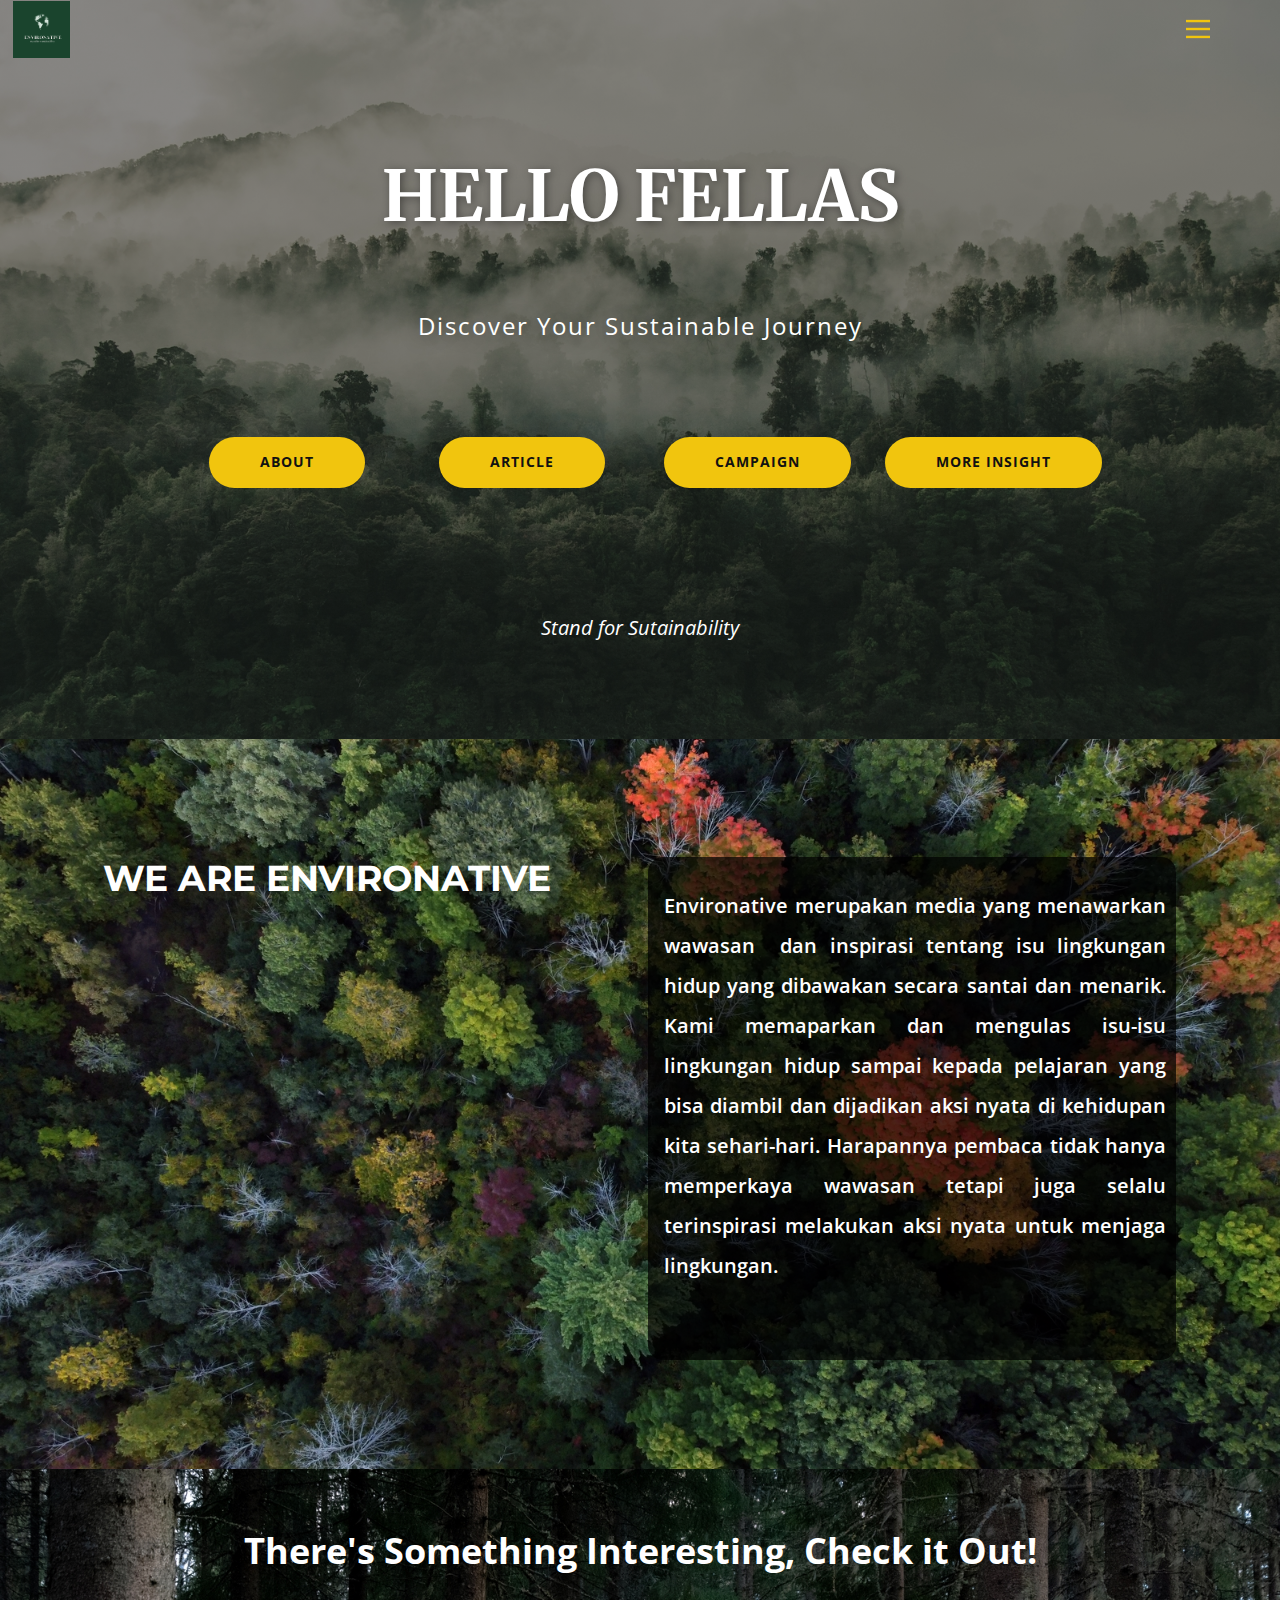
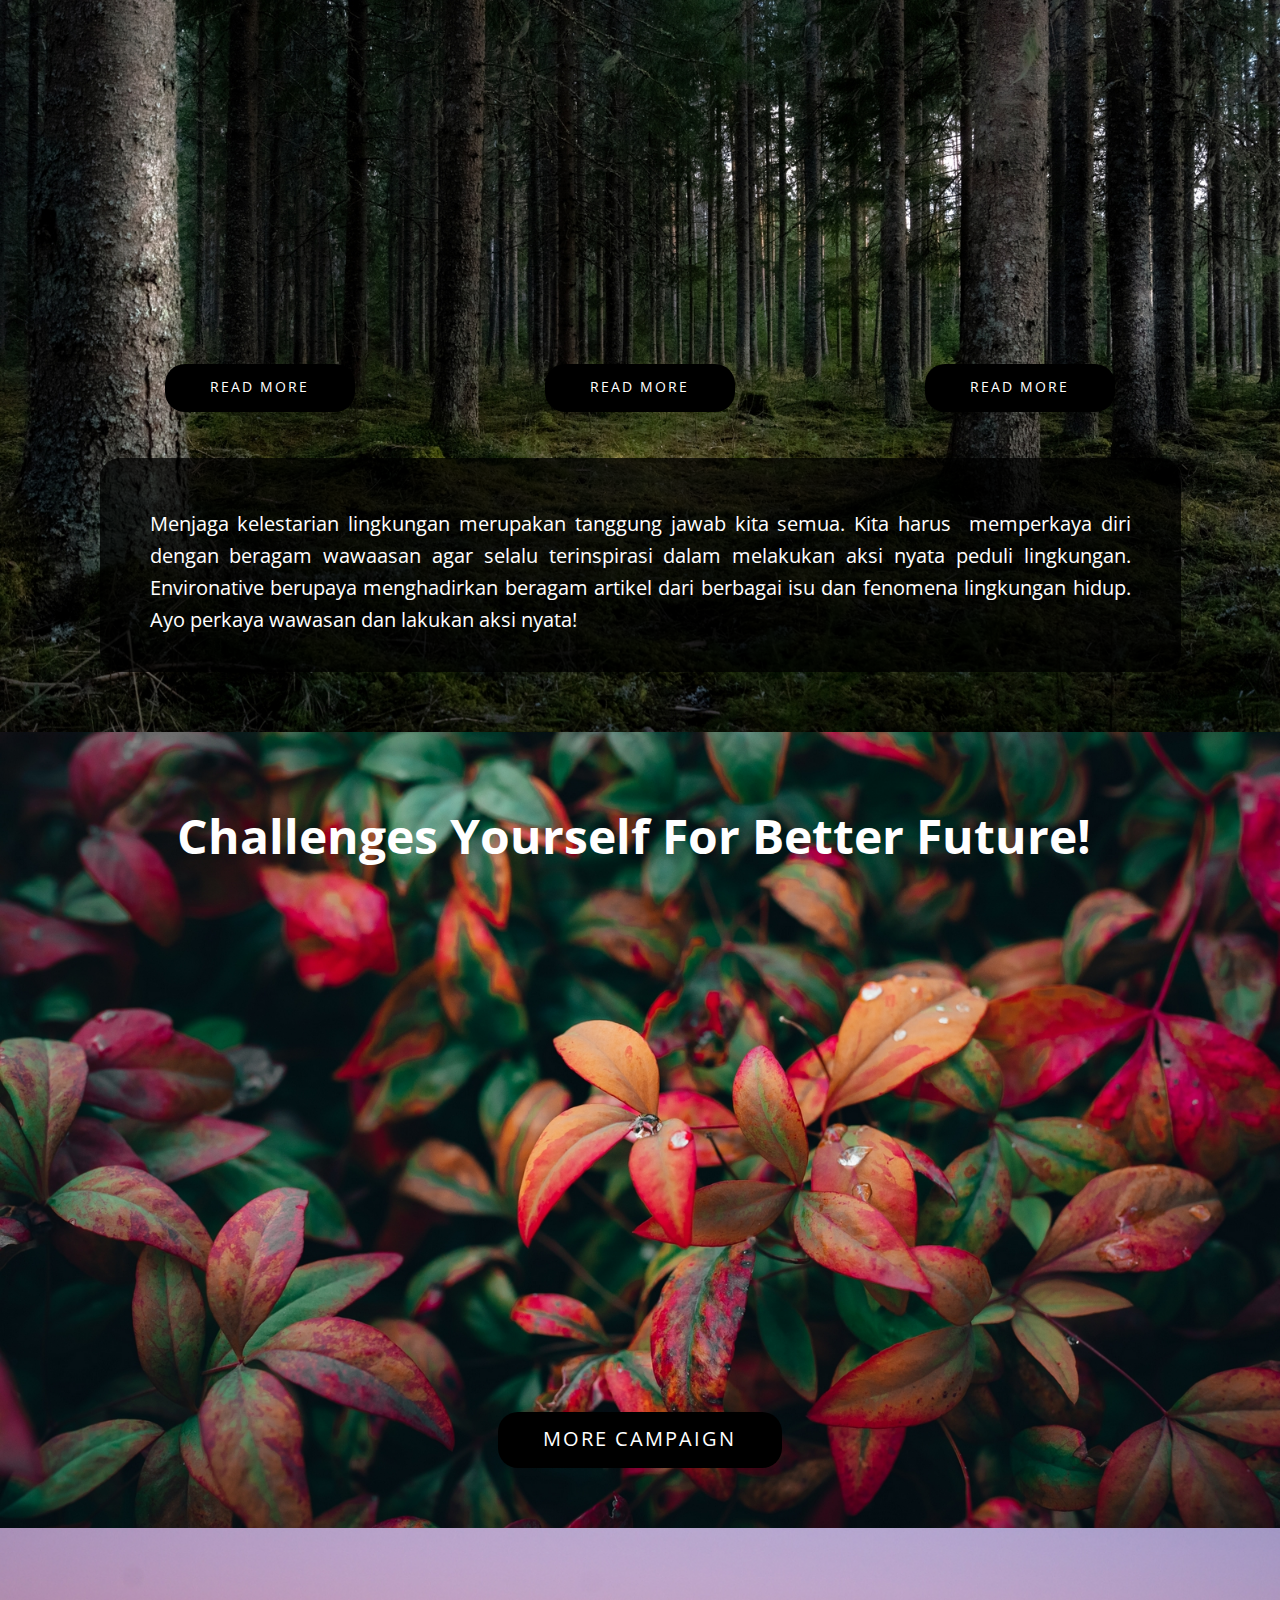
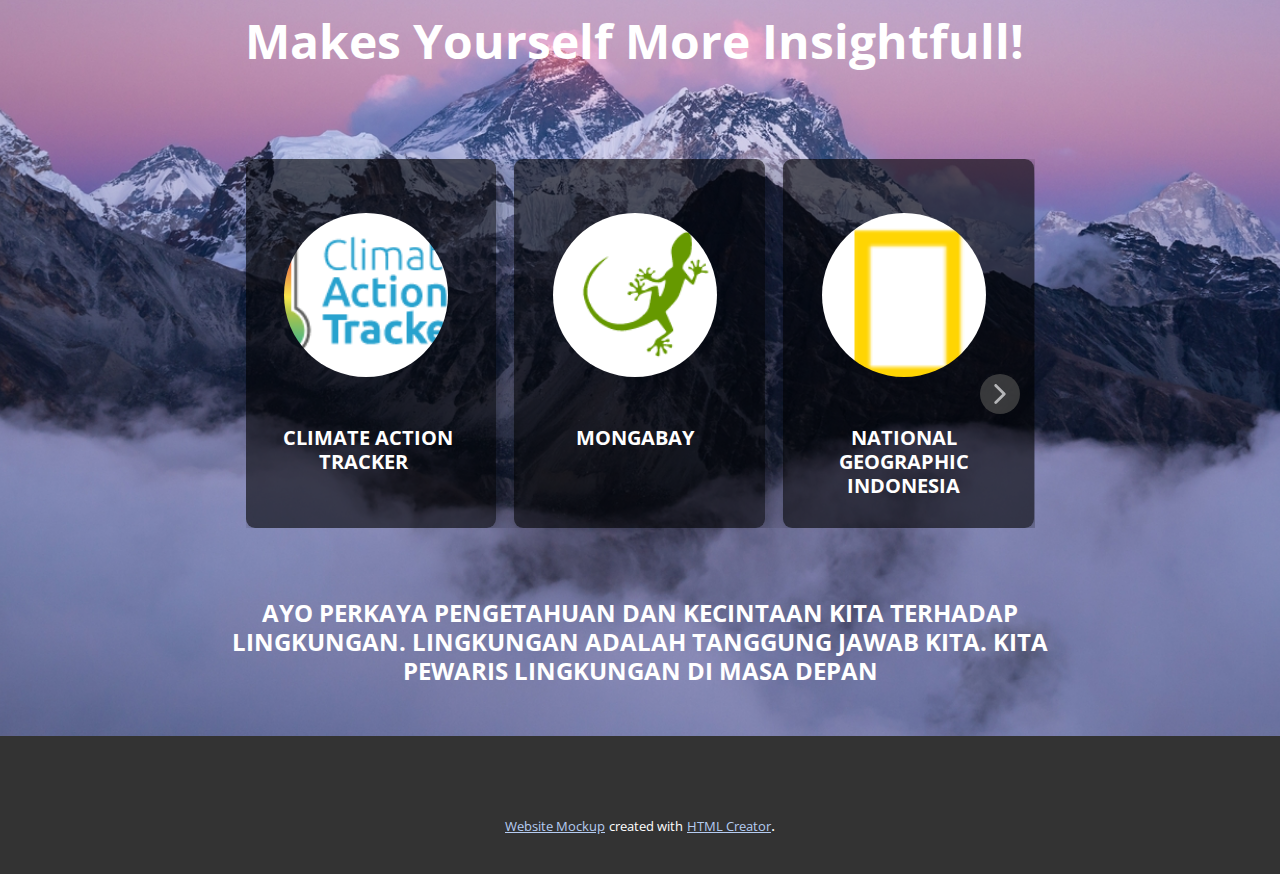
<file: index.html>
<!DOCTYPE html>
<html style="font-size: 16px;">
  <head>
    <meta name="viewport" content="width=device-width, initial-scale=1.0">
    <meta charset="utf-8">
    <meta name="keywords" content="​Online University of
In-Demand Professions, ​Top ten most popular courses for international students, ​What Is a Life Coach?, ​Leader in Executive Education, ​Flexible Distance Learning, ​Need Help?">
    <meta name="description" content="">
    <meta name="page_type" content="np-template-header-footer-from-plugin">
    <title>Home</title>
    <link rel="stylesheet" href="nicepage.css" media="screen">
<link rel="stylesheet" href="Home.css" media="screen">
    <script class="u-script" type="text/javascript" src="jquery.js" defer=""></script>
    <script class="u-script" type="text/javascript" src="nicepage.js" defer=""></script>
    <meta name="generator" content="Nicepage 4.0.3, nicepage.com">
    <link id="u-theme-google-font" rel="stylesheet" href="https://fonts.googleapis.com/css?family=Open+Sans:300,300i,400,400i,600,600i,700,700i,800,800i">
    <link id="u-page-google-font" rel="stylesheet" href="https://fonts.googleapis.com/css?family=Merriweather:300,300i,400,400i,700,700i,900,900i|Montserrat:100,100i,200,200i,300,300i,400,400i,500,500i,600,600i,700,700i,800,800i,900,900i">
    
    
    
    
    
    
    <script type="application/ld+json">{
		"@context": "http://schema.org",
		"@type": "Organization",
		"name": "",
		"logo": "images/EnvironativeLogo.png"
}</script>
    <meta name="theme-color" content="#0d244b">
    <meta property="og:title" content="Home">
    <meta property="og:type" content="website">
  </head>
  <body data-home-page="Home.html" data-home-page-title="Home" class="u-body u-overlap"><header class="u-clearfix u-header u-sticky" id="sec-e950"><div class="u-clearfix u-sheet u-sheet-1">
        <a href="#" class="u-image u-logo u-image-1" data-image-width="500" data-image-height="500">
          <img src="images/EnvironativeLogo.png" class="u-logo-image u-logo-image-1">
        </a>
        <nav class="u-align-left u-menu u-menu-dropdown u-nav-spacing-25 u-offcanvas u-menu-1" data-responsive-from="XL">
          <div class="menu-collapse" style="letter-spacing: 0px; font-size: 1rem; font-weight: 700;" wfd-invisible="true">
            <a class="u-active-palette-1-base u-button-style u-custom-active-color u-custom-border u-custom-border-color u-custom-hover-color u-custom-left-right-menu-spacing u-custom-padding-bottom u-custom-text-active-color u-custom-text-color u-custom-text-hover-color u-custom-top-bottom-menu-spacing u-hover-palette-1-base u-nav-link u-text-palette-3-base" href="#" style="padding: 4px 0px; font-size: calc(1em + 8px);">
              <svg class="u-svg-link" preserveAspectRatio="xMidYMin slice" viewBox="0 0 302 302" style="undefined"><use xmlns:xlink="http://www.w3.org/1999/xlink" xlink:href="#svg-7b92"></use></svg>
              <svg xmlns="http://www.w3.org/2000/svg" xmlns:xlink="http://www.w3.org/1999/xlink" version="1.1" id="svg-7b92" x="0px" y="0px" viewBox="0 0 302 302" style="enable-background:new 0 0 302 302;" xml:space="preserve" class="u-svg-content"><g><rect y="36" width="302" height="30"></rect><rect y="236" width="302" height="30"></rect><rect y="136" width="302" height="30"></rect>
</g><g></g><g></g><g></g><g></g><g></g><g></g><g></g><g></g><g></g><g></g><g></g><g></g><g></g><g></g><g></g></svg>
            </a>
          </div>
          <div class="u-custom-menu u-nav-container" wfd-invisible="true">
            <ul class="u-custom-font u-nav u-spacing-20 u-text-font u-unstyled u-nav-1"><li class="u-nav-item"><a class="u-button-style u-nav-link u-text-active-palette-1-base u-text-grey-90 u-text-hover-palette-2-base" href="Home.html" style="padding: 10px;">Home</a>
</li><li class="u-nav-item"><a class="u-button-style u-nav-link u-text-active-palette-1-base u-text-grey-90 u-text-hover-palette-2-base" href="Home.html#sec-7c1f" data-page-id="56075186" style="padding: 10px;">About Us</a>
</li><li class="u-nav-item"><a class="u-button-style u-nav-link u-text-active-palette-1-base u-text-grey-90 u-text-hover-palette-2-base" href="Home.html#carousel_bb12" data-page-id="56075186" style="padding: 10px;">Artikel</a>
</li><li class="u-nav-item"><a class="u-button-style u-nav-link u-text-active-palette-1-base u-text-grey-90 u-text-hover-palette-2-base" href="Home.html#sec-a1a3" data-page-id="56075186" style="padding: 10px;">Aksi Nyata!</a>
</li><li class="u-nav-item"><a class="u-button-style u-nav-link u-text-active-palette-1-base u-text-grey-90 u-text-hover-palette-2-base" href="Home.html#carousel_f8dc" data-page-id="56075186" style="padding: 10px;">Referensi dan Inspirasi</a>
</li></ul>
          </div>
          <div class="u-custom-menu u-nav-container-collapse" wfd-invisible="true">
            <div class="u-align-center u-black u-container-style u-inner-container-layout u-opacity u-opacity-95 u-sidenav">
              <div class="u-inner-container-layout u-sidenav-overflow">
                <div class="u-menu-close"></div>
                <ul class="u-align-center u-nav u-popupmenu-items u-unstyled u-nav-2"><li class="u-nav-item"><a class="u-button-style u-nav-link" href="Home.html" style="padding: 10px;">Home</a>
</li><li class="u-nav-item"><a class="u-button-style u-nav-link" href="Home.html#sec-7c1f" data-page-id="56075186" style="padding: 10px;">About Us</a>
</li><li class="u-nav-item"><a class="u-button-style u-nav-link" href="Home.html#carousel_bb12" data-page-id="56075186" style="padding: 10px;">Artikel</a>
</li><li class="u-nav-item"><a class="u-button-style u-nav-link" href="Home.html#sec-a1a3" data-page-id="56075186" style="padding: 10px;">Aksi Nyata!</a>
</li><li class="u-nav-item"><a class="u-button-style u-nav-link" href="Home.html#carousel_f8dc" data-page-id="56075186" style="padding: 10px;">Referensi dan Inspirasi</a>
</li></ul>
              </div>
            </div>
            <div class="u-black u-menu-overlay u-opacity u-opacity-70" wfd-invisible="true"></div>
          </div>
        </nav>
      </div></header>
    <section class="u-align-center u-clearfix u-image u-shading u-section-1" src="" data-image-width="3008" data-image-height="2000" id="sec-115c">
      <div class="u-clearfix u-sheet u-sheet-1">
        <h1 class="u-custom-font u-font-merriweather u-text u-text-default u-title u-text-1"> HELLO FELLAS<br>
        </h1>
        <p class="u-text u-text-default u-text-2"> Discover Your Sustainable Journey</p>
        <div class="u-expanded-width-md u-expanded-width-sm u-expanded-width-xs u-list u-list-1">
          <div class="u-repeater u-repeater-1">
            <div class="u-container-style u-list-item u-repeater-item">
              <div class="u-container-layout u-similar-container u-container-layout-1">
                <a href="Home.html#sec-7c1f" data-page-id="56075186" class="u-active-white u-border-none u-btn u-btn-round u-button-style u-hover-white u-palette-3-base u-radius-50 u-btn-1" data-animation-name="fadeIn" data-animation-duration="1500" data-animation-direction="">ABOUT</a>
              </div>
            </div>
            <div class="u-align-center u-container-style u-list-item u-repeater-item">
              <div class="u-container-layout u-similar-container u-container-layout-2">
                <a href="Home.html#carousel_bb12" data-page-id="56075186" class="u-active-white u-border-none u-btn u-btn-round u-button-style u-hover-white u-palette-3-base u-radius-50 u-btn-2" data-animation-name="fadeIn" data-animation-duration="1500" data-animation-direction="">ARTICLE</a>
              </div>
            </div>
            <div class="u-align-center u-container-style u-list-item u-repeater-item">
              <div class="u-container-layout u-similar-container u-container-layout-3">
                <a href="Home.html#sec-a1a3" data-page-id="56075186" class="u-active-white u-border-none u-btn u-btn-round u-button-style u-hover-white u-palette-3-base u-radius-50 u-btn-3" data-animation-name="fadeIn" data-animation-duration="1500" data-animation-direction="">CAMPAIGN</a>
              </div>
            </div>
            <div class="u-align-center u-container-style u-list-item u-repeater-item">
              <div class="u-container-layout u-similar-container u-container-layout-4">
                <a href="Home.html#carousel_f8dc" data-page-id="56075186" class="u-active-white u-border-none u-btn u-btn-round u-button-style u-hover-white u-palette-3-base u-radius-50 u-btn-4" data-animation-name="fadeIn" data-animation-duration="1500" data-animation-direction="">MORE INSIGHT</a>
              </div>
            </div>
          </div>
        </div>
        <p class="u-large-text u-text u-text-variant u-text-white u-text-3">Stand for Sutainability</p>
      </div>
    </section>
    <section class="u-clearfix u-image u-section-2" id="sec-7c1f" data-image-width="1600" data-image-height="1200">
      <div class="u-clearfix u-sheet u-valign-middle u-sheet-1">
        <div class="u-clearfix u-expanded-width u-layout-wrap u-layout-wrap-1">
          <div class="u-layout">
            <div class="u-layout-row">
              <div class="u-container-style u-layout-cell u-size-27 u-layout-cell-1">
                <div class="u-container-layout u-container-layout-1">
                  <h2 class="u-align-center u-custom-font u-font-montserrat u-text u-text-body-alt-color u-text-1"> WE ARE​ ENVIRONATIVE</h2>
                  <img src="images/EnvironativeLogo1.png" alt="" class="u-hover-feature u-image u-image-round u-radius-33 u-image-1" data-image-width="500" data-image-height="500" data-animation-name="slideIn" data-animation-duration="2000" data-animation-direction="Left">
                </div>
              </div>
              <div class="u-align-justify u-container-style u-layout-cell u-shape-rectangle u-size-33 u-layout-cell-2">
                <div class="u-container-layout u-container-layout-2">
                  <div class="u-black u-hover-feature u-opacity u-opacity-70 u-radius-15 u-shape u-shape-round u-shape-1"></div>
                  <p class="u-text u-text-body-alt-color u-text-2">Environative merupakan media yang menawarkan wawasan&nbsp; dan inspirasi tentang isu lingkungan hidup yang dibawakan secara santai dan menarik. Kami memaparkan dan mengulas isu-isu lingkungan hidup sampai kepada pelajaran yang bisa diambil dan dijadikan aksi nyata di kehidupan kita sehari-hari. Harapannya pembaca tidak hanya memperkaya wawasan tetapi juga selalu terinspirasi melakukan aksi nyata untuk menjaga lingkungan.</p>
                </div>
              </div>
            </div>
          </div>
        </div>
      </div>
      
      
    </section>
    <section class="u-clearfix u-image u-section-3" id="carousel_bb12" data-image-width="1600" data-image-height="1068">
      <div class="u-clearfix u-sheet u-valign-middle u-sheet-1">
        <h2 class="u-align-center-xs u-text u-text-default-lg u-text-default-md u-text-default-sm u-text-default-xl u-text-white u-text-1"> There's Something Interesting, Check it Out!</h2>
        <div class="u-expanded-width-lg u-expanded-width-md u-expanded-width-sm u-expanded-width-xl u-layout-horizontal u-list u-list-1">
          <div class="u-repeater u-repeater-1">
            <div class="u-container-style u-list-item u-repeater-item">
              <div class="u-container-layout u-similar-container u-container-layout-1">
                <img class="u-expanded-width-lg u-expanded-width-md u-expanded-width-sm u-expanded-width-xl u-image u-image-round u-radius-20 u-image-1" src="images/tumbnailartikel.png" data-image-width="1280" data-image-height="1281" data-animation-name="slideIn" data-animation-duration="1500" data-animation-direction="Down">
                <a href="fast-fashion.html" data-page-id="79880022" class="u-black u-border-none u-btn u-btn-round u-button-style u-hover-palette-3-base u-radius-20 u-text-hover-black u-btn-1">read more</a>
              </div>
            </div>
            <div class="u-container-style u-list-item u-repeater-item">
              <div class="u-container-layout u-similar-container u-container-layout-2">
                <img class="u-expanded-width-lg u-expanded-width-md u-expanded-width-sm u-expanded-width-xl u-image u-image-round u-radius-20 u-image-2" src="images/Thumbnailbuatartikel.png" data-image-width="1080" data-image-height="1080" data-animation-name="slideIn" data-animation-duration="1500" data-animation-direction="Down">
                <a href="paperless.html" data-page-id="1190230342" class="u-black u-border-none u-btn u-btn-round u-button-style u-hover-palette-3-base u-radius-20 u-text-hover-black u-btn-2">read more</a>
              </div>
            </div>
            <div class="u-container-style u-list-item u-repeater-item">
              <div class="u-container-layout u-similar-container u-container-layout-3">
                <img class="u-expanded-width-lg u-expanded-width-md u-expanded-width-sm u-expanded-width-xl u-image u-image-round u-radius-20 u-image-3" src="images/Screenshot155.png" data-image-width="829" data-image-height="828" data-animation-name="slideIn" data-animation-duration="1500" data-animation-direction="Down">
                <a href="f1-sustainability.html" data-page-id="12108397" class="u-black u-border-none u-btn u-btn-round u-button-style u-hover-palette-3-base u-radius-20 u-text-hover-black u-btn-3">read more</a>
              </div>
            </div>
          </div>
          <a class="u-absolute-vcenter-lg u-absolute-vcenter-md u-absolute-vcenter-sm u-absolute-vcenter-xl u-gallery-nav u-gallery-nav-prev u-grey-70 u-icon-circle u-opacity u-opacity-70 u-spacing-18 u-text-white u-gallery-nav-1" href="#" role="button">
            <span aria-hidden="true">
              <svg viewBox="0 0 451.847 451.847"><path d="M97.141,225.92c0-8.095,3.091-16.192,9.259-22.366L300.689,9.27c12.359-12.359,32.397-12.359,44.751,0
c12.354,12.354,12.354,32.388,0,44.748L173.525,225.92l171.903,171.909c12.354,12.354,12.354,32.391,0,44.744
c-12.354,12.365-32.386,12.365-44.745,0l-194.29-194.281C100.226,242.115,97.141,234.018,97.141,225.92z"></path></svg>
            </span>
            <span class="sr-only">
              <svg viewBox="0 0 451.847 451.847"><path d="M97.141,225.92c0-8.095,3.091-16.192,9.259-22.366L300.689,9.27c12.359-12.359,32.397-12.359,44.751,0
c12.354,12.354,12.354,32.388,0,44.748L173.525,225.92l171.903,171.909c12.354,12.354,12.354,32.391,0,44.744
c-12.354,12.365-32.386,12.365-44.745,0l-194.29-194.281C100.226,242.115,97.141,234.018,97.141,225.92z"></path></svg>
            </span>
          </a>
          <a class="u-absolute-vcenter-lg u-absolute-vcenter-md u-absolute-vcenter-sm u-absolute-vcenter-xl u-gallery-nav u-gallery-nav-next u-grey-70 u-icon-circle u-opacity u-opacity-70 u-spacing-18 u-text-white u-gallery-nav-2" href="#" role="button">
            <span aria-hidden="true">
              <svg viewBox="0 0 451.846 451.847"><path d="M345.441,248.292L151.154,442.573c-12.359,12.365-32.397,12.365-44.75,0c-12.354-12.354-12.354-32.391,0-44.744
L278.318,225.92L106.409,54.017c-12.354-12.359-12.354-32.394,0-44.748c12.354-12.359,32.391-12.359,44.75,0l194.287,194.284
c6.177,6.18,9.262,14.271,9.262,22.366C354.708,234.018,351.617,242.115,345.441,248.292z"></path></svg>
            </span>
            <span class="sr-only">
              <svg viewBox="0 0 451.846 451.847"><path d="M345.441,248.292L151.154,442.573c-12.359,12.365-32.397,12.365-44.75,0c-12.354-12.354-12.354-32.391,0-44.744
L278.318,225.92L106.409,54.017c-12.354-12.359-12.354-32.394,0-44.748c12.354-12.359,32.391-12.359,44.75,0l194.287,194.284
c6.177,6.18,9.262,14.271,9.262,22.366C354.708,234.018,351.617,242.115,345.441,248.292z"></path></svg>
            </span>
          </a>
        </div>
        <div class="u-clearfix u-expanded-width-xs u-gutter-50 u-layout-wrap u-layout-wrap-1">
          <div class="u-gutter-0 u-layout">
            <div class="u-layout-row">
              <div class="u-black u-container-style u-layout-cell u-opacity u-opacity-75 u-radius-20 u-size-60 u-layout-cell-1">
                <div class="u-container-layout u-valign-middle u-container-layout-4">
                  <p class="u-align-justify u-text u-text-2">Menjaga kelestarian lingkungan merupakan tanggung jawab kita semua. Kita harus&nbsp; memperkaya diri dengan beragam wawaasan agar selalu terinspirasi dalam melakukan aksi nyata peduli lingkungan. Environative berupaya menghadirkan beragam artikel dari berbagai isu dan fenomena lingkungan hidup. Ayo perkaya wawasan dan lakukan aksi nyata!</p>
                </div>
              </div>
            </div>
          </div>
        </div>
      </div>
    </section>
    <section class="u-align-center u-clearfix u-image u-section-4" id="sec-a1a3" data-image-width="5477" data-image-height="3651">
      <div class="u-clearfix u-sheet u-sheet-1">
        <h2 class="u-text u-text-default-lg u-text-default-md u-text-default-sm u-text-default-xl u-text-white u-text-1">Challenges Yourself For Better Future!&nbsp;</h2>
        <div class="u-expanded-width-xs u-layout-horizontal u-list u-list-1">
          <div class="u-repeater u-repeater-1">
            <div class="u-align-left u-black u-container-style u-list-item u-opacity u-opacity-65 u-radius-20 u-repeater-item u-shape-round u-list-item-1" data-animation-name="fadeIn" data-animation-duration="1750" data-animation-direction="Up">
              <div class="u-container-layout u-similar-container u-valign-top u-container-layout-1">
                <img class="u-image u-image-default u-image-1" src="images/Campaignpaperless1.png" alt="" data-image-width="1587" data-image-height="2245">
              </div>
            </div>
            <div class="u-align-center u-black u-container-style u-list-item u-opacity u-opacity-65 u-radius-20 u-repeater-item u-shape-round u-list-item-2" data-animation-name="fadeIn" data-animation-duration="1750" data-animation-direction="Up">
              <div class="u-container-layout u-similar-container u-valign-top u-container-layout-2">
                <img class="u-image u-image-default u-image-2" src="images/tumbnailcampaign1.png" alt="" data-image-width="1280" data-image-height="1281">
              </div>
            </div>
            <div class="u-align-center u-black u-container-style u-list-item u-opacity u-opacity-65 u-radius-20 u-repeater-item u-shape-round u-list-item-3" data-animation-name="fadeIn" data-animation-duration="1750" data-animation-direction="Up">
              <div class="u-container-layout u-similar-container u-valign-top u-container-layout-3">
                <img class="u-image u-image-default u-image-3" src="images/Screenshot154.png" alt="" data-image-width="868" data-image-height="869">
              </div>
            </div>
          </div>
          <a class="u-gallery-nav u-gallery-nav-prev u-icon-rounded u-opacity u-opacity-70 u-spacing-10 u-text-body-color u-white u-gallery-nav-1" href="#" role="button">
            <span aria-hidden="true">
              <svg viewBox="0 0 451.847 451.847"><path d="M97.141,225.92c0-8.095,3.091-16.192,9.259-22.366L300.689,9.27c12.359-12.359,32.397-12.359,44.751,0
c12.354,12.354,12.354,32.388,0,44.748L173.525,225.92l171.903,171.909c12.354,12.354,12.354,32.391,0,44.744
c-12.354,12.365-32.386,12.365-44.745,0l-194.29-194.281C100.226,242.115,97.141,234.018,97.141,225.92z"></path></svg>
            </span>
            <span class="sr-only">
              <svg viewBox="0 0 451.847 451.847"><path d="M97.141,225.92c0-8.095,3.091-16.192,9.259-22.366L300.689,9.27c12.359-12.359,32.397-12.359,44.751,0
c12.354,12.354,12.354,32.388,0,44.748L173.525,225.92l171.903,171.909c12.354,12.354,12.354,32.391,0,44.744
c-12.354,12.365-32.386,12.365-44.745,0l-194.29-194.281C100.226,242.115,97.141,234.018,97.141,225.92z"></path></svg>
            </span>
          </a>
          <a class="u-gallery-nav u-gallery-nav-next u-icon-rounded u-opacity u-opacity-70 u-spacing-10 u-text-body-color u-white u-gallery-nav-2" href="#" role="button">
            <span aria-hidden="true">
              <svg viewBox="0 0 451.846 451.847"><path d="M345.441,248.292L151.154,442.573c-12.359,12.365-32.397,12.365-44.75,0c-12.354-12.354-12.354-32.391,0-44.744
L278.318,225.92L106.409,54.017c-12.354-12.359-12.354-32.394,0-44.748c12.354-12.359,32.391-12.359,44.75,0l194.287,194.284
c6.177,6.18,9.262,14.271,9.262,22.366C354.708,234.018,351.617,242.115,345.441,248.292z"></path></svg>
            </span>
            <span class="sr-only">
              <svg viewBox="0 0 451.846 451.847"><path d="M345.441,248.292L151.154,442.573c-12.359,12.365-32.397,12.365-44.75,0c-12.354-12.354-12.354-32.391,0-44.744
L278.318,225.92L106.409,54.017c-12.354-12.359-12.354-32.394,0-44.748c12.354-12.359,32.391-12.359,44.75,0l194.287,194.284
c6.177,6.18,9.262,14.271,9.262,22.366C354.708,234.018,351.617,242.115,345.441,248.292z"></path></svg>
            </span>
          </a>
        </div>
        <a href="campaign.html" data-page-id="128301399" class="u-black u-border-none u-btn u-btn-round u-button-style u-hover-palette-3-base u-radius-20 u-text-hover-black u-btn-1">More Campaign</a>
      </div>
    </section>
    <section class="u-clearfix u-image u-section-5" id="carousel_f8dc" data-image-width="1600" data-image-height="1068">
      <div class="u-clearfix u-sheet u-sheet-1">
        <h2 class="u-align-center-xs u-text u-text-default-lg u-text-default-md u-text-default-sm u-text-default-xl u-text-white u-text-1">Makes Yourself More Insightfull!&nbsp;</h2>
        <div class="u-layout-horizontal u-list u-list-1">
          <div class="u-repeater u-repeater-1">
            <div class="u-align-center u-black u-container-style u-list-item u-opacity u-opacity-60 u-radius-9 u-repeater-item u-shape-round u-list-item-1">
              <div class="u-container-layout u-similar-container u-container-layout-1">
                <div alt="" class="u-image u-image-circle u-image-1" data-image-width="185" data-image-height="115"></div>
                <h4 class="u-text u-text-body-alt-color u-text-2">
                  <a class="u-active-none u-border-none u-btn u-button-link u-button-style u-hover-none u-none u-text-active-palette-2-dark-1 u-text-hover-palette-2-base u-text-white u-btn-1" href="https://climateactiontracker.org/">&nbsp;Climate action tracker​&nbsp;<br>
                  </a>
                </h4>
              </div>
            </div>
            <div class="u-align-center u-black u-container-style u-list-item u-opacity u-opacity-60 u-radius-9 u-repeater-item u-shape-round u-video-cover u-list-item-2">
              <div class="u-container-layout u-similar-container u-container-layout-2">
                <div alt="" class="u-image u-image-circle u-image-2" data-image-width="147" data-image-height="140"></div>
                <h4 class="u-text u-text-body-alt-color u-text-3">
                  <a class="u-active-none u-border-none u-btn u-button-link u-button-style u-hover-none u-none u-text-active-palette-1-light-1 u-text-body-alt-color u-text-hover-palette-2-base u-btn-2" href="https://www.mongabay.co.id/">mongabay</a>
                </h4>
              </div>
            </div>
            <div class="u-align-center u-black u-container-style u-list-item u-opacity u-opacity-60 u-radius-9 u-repeater-item u-shape-round u-video-cover u-list-item-3">
              <div class="u-container-layout u-similar-container u-container-layout-3">
                <div alt="" class="u-image u-image-circle u-image-3" data-image-width="91" data-image-height="120"></div>
                <h4 class="u-text u-text-body-alt-color u-text-4">
                  <a class="u-active-none u-border-none u-btn u-button-link u-button-style u-hover-none u-none u-text-active-palette-2-dark-1 u-text-body-alt-color u-text-hover-palette-2-base u-btn-3" href="https://nationalgeographic.grid.id/">National geographic indonesia</a>
                </h4>
              </div>
            </div>
            <div class="u-align-center u-black u-container-style u-list-item u-opacity u-opacity-60 u-radius-9 u-repeater-item u-shape-round u-video-cover u-list-item-4">
              <div class="u-container-layout u-similar-container u-container-layout-4">
                <div alt="" class="u-image u-image-circle u-image-4" data-image-width="147" data-image-height="162"></div>
                <h4 class="u-text u-text-body-alt-color u-text-5">
                  <a class="u-active-none u-border-none u-btn u-button-link u-button-style u-hover-none u-none u-text-active-palette-2-dark-1 u-text-body-alt-color u-text-hover-palette-2-base u-btn-4" href="https://www.wwf.id/">WWf indonesia</a>
                </h4>
              </div>
            </div>
            <div class="u-align-center u-black u-container-style u-list-item u-opacity u-opacity-60 u-radius-9 u-repeater-item u-shape-round u-video-cover u-list-item-5">
              <div class="u-container-layout u-similar-container u-container-layout-5">
                <div alt="" class="u-image u-image-circle u-image-5" data-image-width="314" data-image-height="260"></div>
                <h4 class="u-text u-text-body-alt-color u-text-6">
                  <a class="u-active-none u-border-none u-btn u-button-link u-button-style u-hover-none u-none u-text-active-palette-2-dark-1 u-text-hover-palette-2-base u-text-white u-btn-5" href="https://www.greenpeace.org/indonesia/">greenpeace indoneisa</a>
                </h4>
              </div>
            </div>
            <div class="u-align-center u-black u-container-style u-list-item u-opacity u-opacity-60 u-radius-9 u-repeater-item u-shape-round u-video-cover u-list-item-6">
              <div class="u-container-layout u-similar-container u-container-layout-6">
                <div alt="" class="u-image u-image-circle u-image-6" data-image-width="90" data-image-height="96"></div>
                <h4 class="u-text u-text-body-alt-color u-text-7">
                  <a class="u-active-none u-border-none u-btn u-button-link u-button-style u-hover-none u-none u-text-active-palette-2-dark-1 u-text-body-alt-color u-text-hover-palette-2-base u-btn-6" href="https://hijauku.com/">hijauku</a>
                </h4>
              </div>
            </div>
          </div>
          <a class="u-gallery-nav u-gallery-nav-prev u-grey-70 u-icon-circle u-opacity u-opacity-70 u-spacing-10 u-text-white u-gallery-nav-1" href="#" role="button">
            <span aria-hidden="true">
              <svg viewBox="0 0 451.847 451.847"><path d="M97.141,225.92c0-8.095,3.091-16.192,9.259-22.366L300.689,9.27c12.359-12.359,32.397-12.359,44.751,0
c12.354,12.354,12.354,32.388,0,44.748L173.525,225.92l171.903,171.909c12.354,12.354,12.354,32.391,0,44.744
c-12.354,12.365-32.386,12.365-44.745,0l-194.29-194.281C100.226,242.115,97.141,234.018,97.141,225.92z"></path></svg>
            </span>
            <span class="sr-only">
              <svg viewBox="0 0 451.847 451.847"><path d="M97.141,225.92c0-8.095,3.091-16.192,9.259-22.366L300.689,9.27c12.359-12.359,32.397-12.359,44.751,0
c12.354,12.354,12.354,32.388,0,44.748L173.525,225.92l171.903,171.909c12.354,12.354,12.354,32.391,0,44.744
c-12.354,12.365-32.386,12.365-44.745,0l-194.29-194.281C100.226,242.115,97.141,234.018,97.141,225.92z"></path></svg>
            </span>
          </a>
          <a class="u-gallery-nav u-gallery-nav-next u-grey-70 u-icon-circle u-opacity u-opacity-70 u-spacing-10 u-text-white u-gallery-nav-2" href="#" role="button">
            <span aria-hidden="true">
              <svg viewBox="0 0 451.846 451.847"><path d="M345.441,248.292L151.154,442.573c-12.359,12.365-32.397,12.365-44.75,0c-12.354-12.354-12.354-32.391,0-44.744
L278.318,225.92L106.409,54.017c-12.354-12.359-12.354-32.394,0-44.748c12.354-12.359,32.391-12.359,44.75,0l194.287,194.284
c6.177,6.18,9.262,14.271,9.262,22.366C354.708,234.018,351.617,242.115,345.441,248.292z"></path></svg>
            </span>
            <span class="sr-only">
              <svg viewBox="0 0 451.846 451.847"><path d="M345.441,248.292L151.154,442.573c-12.359,12.365-32.397,12.365-44.75,0c-12.354-12.354-12.354-32.391,0-44.744
L278.318,225.92L106.409,54.017c-12.354-12.359-12.354-32.394,0-44.748c12.354-12.359,32.391-12.359,44.75,0l194.287,194.284
c6.177,6.18,9.262,14.271,9.262,22.366C354.708,234.018,351.617,242.115,345.441,248.292z"></path></svg>
            </span>
          </a>
        </div>
        <h4 class="u-text u-text-body-alt-color u-text-8"> Ayo perkaya pengetahuan dan kecintaan kita terhadap lingkungan. lingkungan adalah tanggung jawab kita. kita pewaris lingkungan di masa depan</h4>
      </div>
    </section>
    
    
    <footer class="u-clearfix u-footer u-grey-80" id="sec-3f3a"><div class="u-align-left u-clearfix u-sheet u-sheet-1"></div></footer>
    <section class="u-backlink u-clearfix u-grey-80">
      <a class="u-link" href="https://nicepage.com/website-mockup" target="_blank">
        <span>Website Mockup</span>
      </a>
      <p class="u-text">
        <span>created with</span>
      </p>
      <a class="u-link" href="https://nicepage.com/html-website-builder" target="_blank">
        <span>HTML Creator</span>
      </a>. 
    </section>
  </body>
</html>
</file>
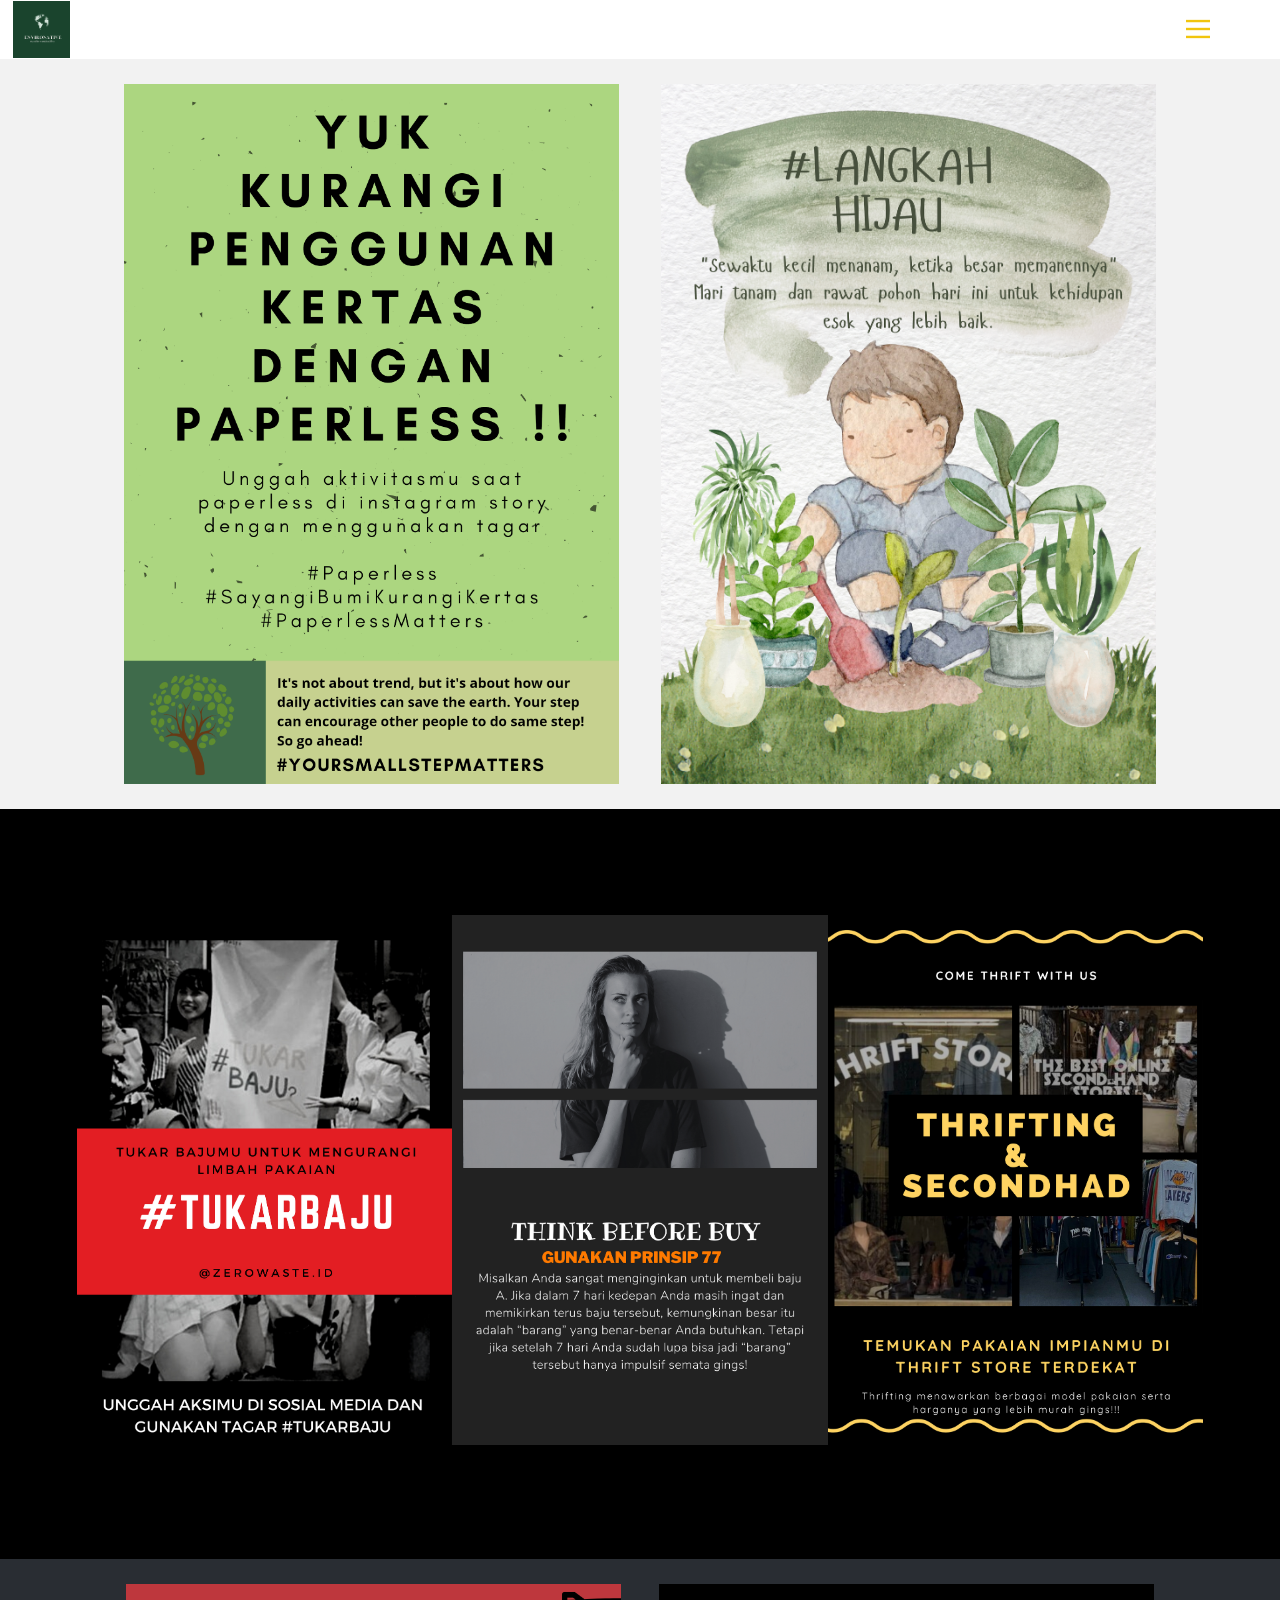
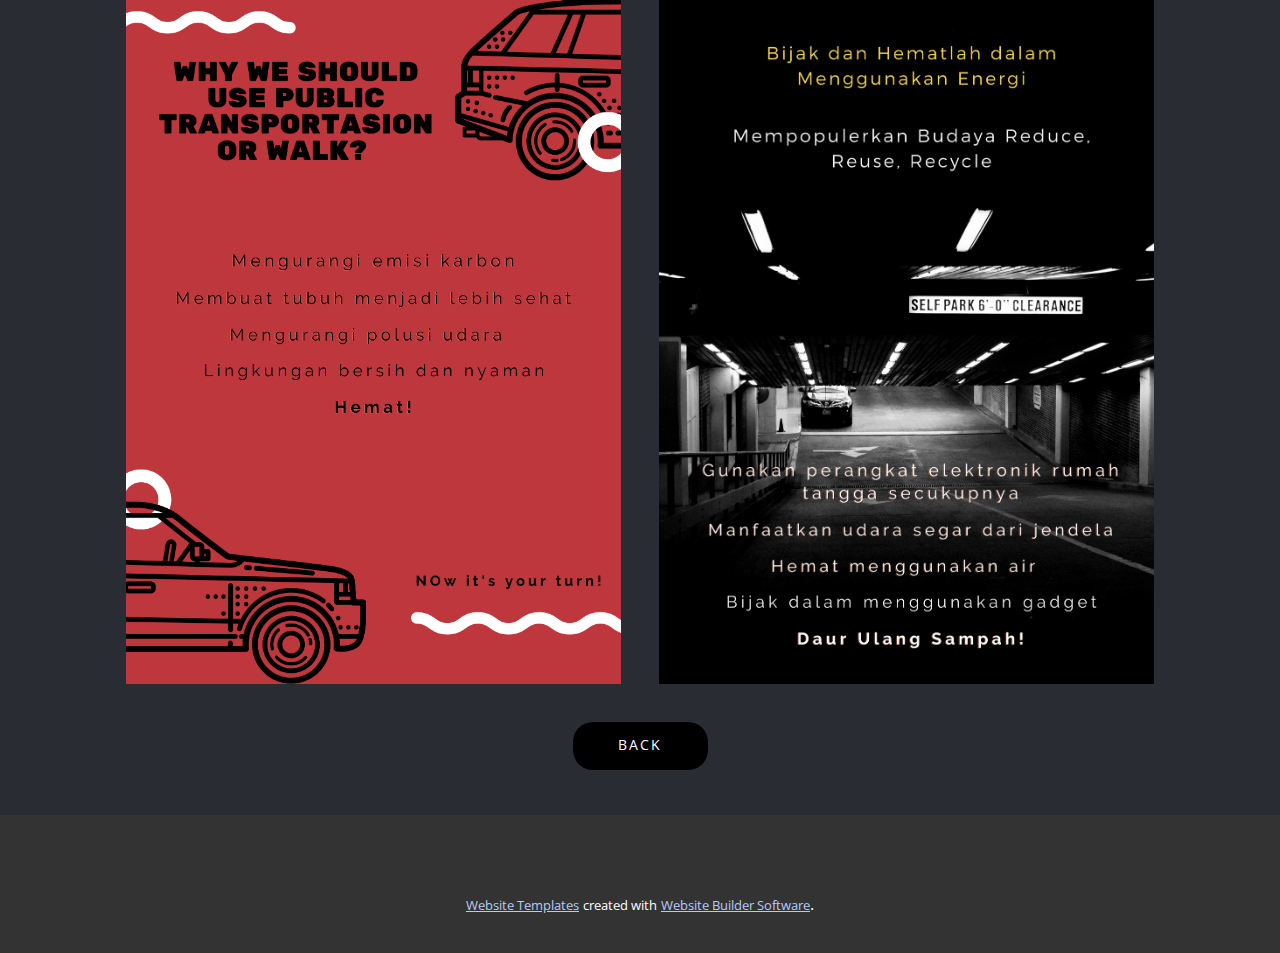
<file: campaign.html>
<!DOCTYPE html>
<html style="font-size: 16px;">
  <head>
    <meta name="viewport" content="width=device-width, initial-scale=1.0">
    <meta charset="utf-8">
    <meta name="keywords" content="">
    <meta name="description" content="">
    <meta name="page_type" content="np-template-header-footer-from-plugin">
    <title>campaign</title>
    <link rel="stylesheet" href="nicepage.css" media="screen">
<link rel="stylesheet" href="campaign.css" media="screen">
    <script class="u-script" type="text/javascript" src="jquery.js" defer=""></script>
    <script class="u-script" type="text/javascript" src="nicepage.js" defer=""></script>
    <meta name="generator" content="Nicepage 4.0.3, nicepage.com">
    <link id="u-theme-google-font" rel="stylesheet" href="https://fonts.googleapis.com/css?family=Open+Sans:300,300i,400,400i,600,600i,700,700i,800,800i">
    
    
    
    
    <script type="application/ld+json">{
		"@context": "http://schema.org",
		"@type": "Organization",
		"name": "",
		"logo": "images/EnvironativeLogo.png"
}</script>
    <meta name="theme-color" content="#0d244b">
    <meta property="og:title" content="campaign">
    <meta property="og:type" content="website">
  </head>
  <body class="u-body"><header class="u-clearfix u-header u-sticky" id="sec-e950"><div class="u-clearfix u-sheet u-sheet-1">
        <a href="#" class="u-image u-logo u-image-1" data-image-width="500" data-image-height="500">
          <img src="images/EnvironativeLogo.png" class="u-logo-image u-logo-image-1">
        </a>
        <nav class="u-align-left u-menu u-menu-dropdown u-nav-spacing-25 u-offcanvas u-menu-1" data-responsive-from="XL">
          <div class="menu-collapse" style="letter-spacing: 0px; font-size: 1rem; font-weight: 700;" wfd-invisible="true">
            <a class="u-active-palette-1-base u-button-style u-custom-active-color u-custom-border u-custom-border-color u-custom-hover-color u-custom-left-right-menu-spacing u-custom-padding-bottom u-custom-text-active-color u-custom-text-color u-custom-text-hover-color u-custom-top-bottom-menu-spacing u-hover-palette-1-base u-nav-link u-text-palette-3-base" href="#" style="padding: 4px 0px; font-size: calc(1em + 8px);">
              <svg class="u-svg-link" preserveAspectRatio="xMidYMin slice" viewBox="0 0 302 302" style="undefined"><use xmlns:xlink="http://www.w3.org/1999/xlink" xlink:href="#svg-7b92"></use></svg>
              <svg xmlns="http://www.w3.org/2000/svg" xmlns:xlink="http://www.w3.org/1999/xlink" version="1.1" id="svg-7b92" x="0px" y="0px" viewBox="0 0 302 302" style="enable-background:new 0 0 302 302;" xml:space="preserve" class="u-svg-content"><g><rect y="36" width="302" height="30"></rect><rect y="236" width="302" height="30"></rect><rect y="136" width="302" height="30"></rect>
</g><g></g><g></g><g></g><g></g><g></g><g></g><g></g><g></g><g></g><g></g><g></g><g></g><g></g><g></g><g></g></svg>
            </a>
          </div>
          <div class="u-custom-menu u-nav-container" wfd-invisible="true">
            <ul class="u-custom-font u-nav u-spacing-20 u-text-font u-unstyled u-nav-1"><li class="u-nav-item"><a class="u-button-style u-nav-link u-text-active-palette-1-base u-text-grey-90 u-text-hover-palette-2-base" href="Home.html" style="padding: 10px;">Home</a>
</li><li class="u-nav-item"><a class="u-button-style u-nav-link u-text-active-palette-1-base u-text-grey-90 u-text-hover-palette-2-base" href="Home.html#sec-7c1f" data-page-id="56075186" style="padding: 10px;">About Us</a>
</li><li class="u-nav-item"><a class="u-button-style u-nav-link u-text-active-palette-1-base u-text-grey-90 u-text-hover-palette-2-base" href="Home.html#carousel_bb12" data-page-id="56075186" style="padding: 10px;">Artikel</a>
</li><li class="u-nav-item"><a class="u-button-style u-nav-link u-text-active-palette-1-base u-text-grey-90 u-text-hover-palette-2-base" href="Home.html#sec-a1a3" data-page-id="56075186" style="padding: 10px;">Aksi Nyata!</a>
</li><li class="u-nav-item"><a class="u-button-style u-nav-link u-text-active-palette-1-base u-text-grey-90 u-text-hover-palette-2-base" href="Home.html#carousel_f8dc" data-page-id="56075186" style="padding: 10px;">Referensi dan Inspirasi</a>
</li></ul>
          </div>
          <div class="u-custom-menu u-nav-container-collapse" wfd-invisible="true">
            <div class="u-align-center u-black u-container-style u-inner-container-layout u-opacity u-opacity-95 u-sidenav">
              <div class="u-inner-container-layout u-sidenav-overflow">
                <div class="u-menu-close"></div>
                <ul class="u-align-center u-nav u-popupmenu-items u-unstyled u-nav-2"><li class="u-nav-item"><a class="u-button-style u-nav-link" href="Home.html" style="padding: 10px;">Home</a>
</li><li class="u-nav-item"><a class="u-button-style u-nav-link" href="Home.html#sec-7c1f" data-page-id="56075186" style="padding: 10px;">About Us</a>
</li><li class="u-nav-item"><a class="u-button-style u-nav-link" href="Home.html#carousel_bb12" data-page-id="56075186" style="padding: 10px;">Artikel</a>
</li><li class="u-nav-item"><a class="u-button-style u-nav-link" href="Home.html#sec-a1a3" data-page-id="56075186" style="padding: 10px;">Aksi Nyata!</a>
</li><li class="u-nav-item"><a class="u-button-style u-nav-link" href="Home.html#carousel_f8dc" data-page-id="56075186" style="padding: 10px;">Referensi dan Inspirasi</a>
</li></ul>
              </div>
            </div>
            <div class="u-black u-menu-overlay u-opacity u-opacity-70" wfd-invisible="true"></div>
          </div>
        </nav>
      </div></header>
    <section class="u-clearfix u-grey-5 u-section-1" id="sec-880a">
      <div class="u-clearfix u-sheet u-valign-middle-xs u-sheet-1">
        <img class="u-image u-image-default u-image-1" src="images/Campaign21.png" alt="" data-image-width="1587" data-image-height="2245">
        <img class="u-expanded-width-xs u-image u-image-default u-image-2" src="images/Campaignpaperless2.png" alt="" data-image-width="1587" data-image-height="2245">
      </div>
    </section>
    <section class="u-black u-clearfix u-section-2" id="sec-9a38">
      <div class="u-clearfix u-sheet u-valign-middle-xs u-sheet-1">
        <div class="u-expanded-width-xs u-layout-horizontal u-list u-list-1">
          <div class="u-repeater u-repeater-1">
            <div class="u-container-style u-image u-list-item u-repeater-item u-image-1" data-image-width="1587" data-image-height="2245">
              <div class="u-container-layout u-similar-container u-container-layout-1"></div>
            </div>
            <div class="u-container-style u-image u-list-item u-repeater-item u-image-2" data-image-width="1587" data-image-height="2245">
              <div class="u-container-layout u-similar-container u-container-layout-2"></div>
            </div>
            <div class="u-container-style u-image u-list-item u-repeater-item u-image-3" data-image-width="1587" data-image-height="2245">
              <div class="u-container-layout u-similar-container u-container-layout-3"></div>
            </div>
          </div>
          <a class="u-absolute-vcenter-lg u-absolute-vcenter-md u-absolute-vcenter-sm u-absolute-vcenter-xl u-gallery-nav u-gallery-nav-prev u-grey-70 u-icon-circle u-opacity u-opacity-70 u-spacing-10 u-text-white u-gallery-nav-1" href="#" role="button">
            <span aria-hidden="true">
              <svg viewBox="0 0 451.847 451.847"><path d="M97.141,225.92c0-8.095,3.091-16.192,9.259-22.366L300.689,9.27c12.359-12.359,32.397-12.359,44.751,0
c12.354,12.354,12.354,32.388,0,44.748L173.525,225.92l171.903,171.909c12.354,12.354,12.354,32.391,0,44.744
c-12.354,12.365-32.386,12.365-44.745,0l-194.29-194.281C100.226,242.115,97.141,234.018,97.141,225.92z"></path></svg>
            </span>
            <span class="sr-only">
              <svg viewBox="0 0 451.847 451.847"><path d="M97.141,225.92c0-8.095,3.091-16.192,9.259-22.366L300.689,9.27c12.359-12.359,32.397-12.359,44.751,0
c12.354,12.354,12.354,32.388,0,44.748L173.525,225.92l171.903,171.909c12.354,12.354,12.354,32.391,0,44.744
c-12.354,12.365-32.386,12.365-44.745,0l-194.29-194.281C100.226,242.115,97.141,234.018,97.141,225.92z"></path></svg>
            </span>
          </a>
          <a class="u-absolute-vcenter-lg u-absolute-vcenter-md u-absolute-vcenter-sm u-absolute-vcenter-xl u-gallery-nav u-gallery-nav-next u-grey-70 u-icon-circle u-opacity u-opacity-70 u-spacing-10 u-text-white u-gallery-nav-2" href="#" role="button">
            <span aria-hidden="true">
              <svg viewBox="0 0 451.846 451.847"><path d="M345.441,248.292L151.154,442.573c-12.359,12.365-32.397,12.365-44.75,0c-12.354-12.354-12.354-32.391,0-44.744
L278.318,225.92L106.409,54.017c-12.354-12.359-12.354-32.394,0-44.748c12.354-12.359,32.391-12.359,44.75,0l194.287,194.284
c6.177,6.18,9.262,14.271,9.262,22.366C354.708,234.018,351.617,242.115,345.441,248.292z"></path></svg>
            </span>
            <span class="sr-only">
              <svg viewBox="0 0 451.846 451.847"><path d="M345.441,248.292L151.154,442.573c-12.359,12.365-32.397,12.365-44.75,0c-12.354-12.354-12.354-32.391,0-44.744
L278.318,225.92L106.409,54.017c-12.354-12.359-12.354-32.394,0-44.748c12.354-12.359,32.391-12.359,44.75,0l194.287,194.284
c6.177,6.18,9.262,14.271,9.262,22.366C354.708,234.018,351.617,242.115,345.441,248.292z"></path></svg>
            </span>
          </a>
        </div>
      </div>
    </section>
    <section class="u-clearfix u-palette-1-dark-3 u-section-3" id="sec-986c">
      <div class="u-clearfix u-sheet u-sheet-1">
        <img class="u-image u-image-default u-image-1" src="images/14.png" alt="" data-image-width="1587" data-image-height="2245">
        <img class="u-image u-image-default u-image-2" src="images/24.png" alt="" data-image-width="1587" data-image-height="2245">
        <a href="Home.html" data-page-id="56075186" class="u-black u-btn u-btn-round u-button-style u-hover-white u-radius-20 u-text-hover-black u-btn-1">BACK</a>
      </div>
    </section>
    
    
    <footer class="u-clearfix u-footer u-grey-80" id="sec-3f3a"><div class="u-align-left u-clearfix u-sheet u-sheet-1"></div></footer>
    <section class="u-backlink u-clearfix u-grey-80">
      <a class="u-link" href="https://nicepage.com/website-templates" target="_blank">
        <span>Website Templates</span>
      </a>
      <p class="u-text">
        <span>created with</span>
      </p>
      <a class="u-link" href="" target="_blank">
        <span>Website Builder Software</span>
      </a>. 
    </section>
  </body>
</html>
</file>
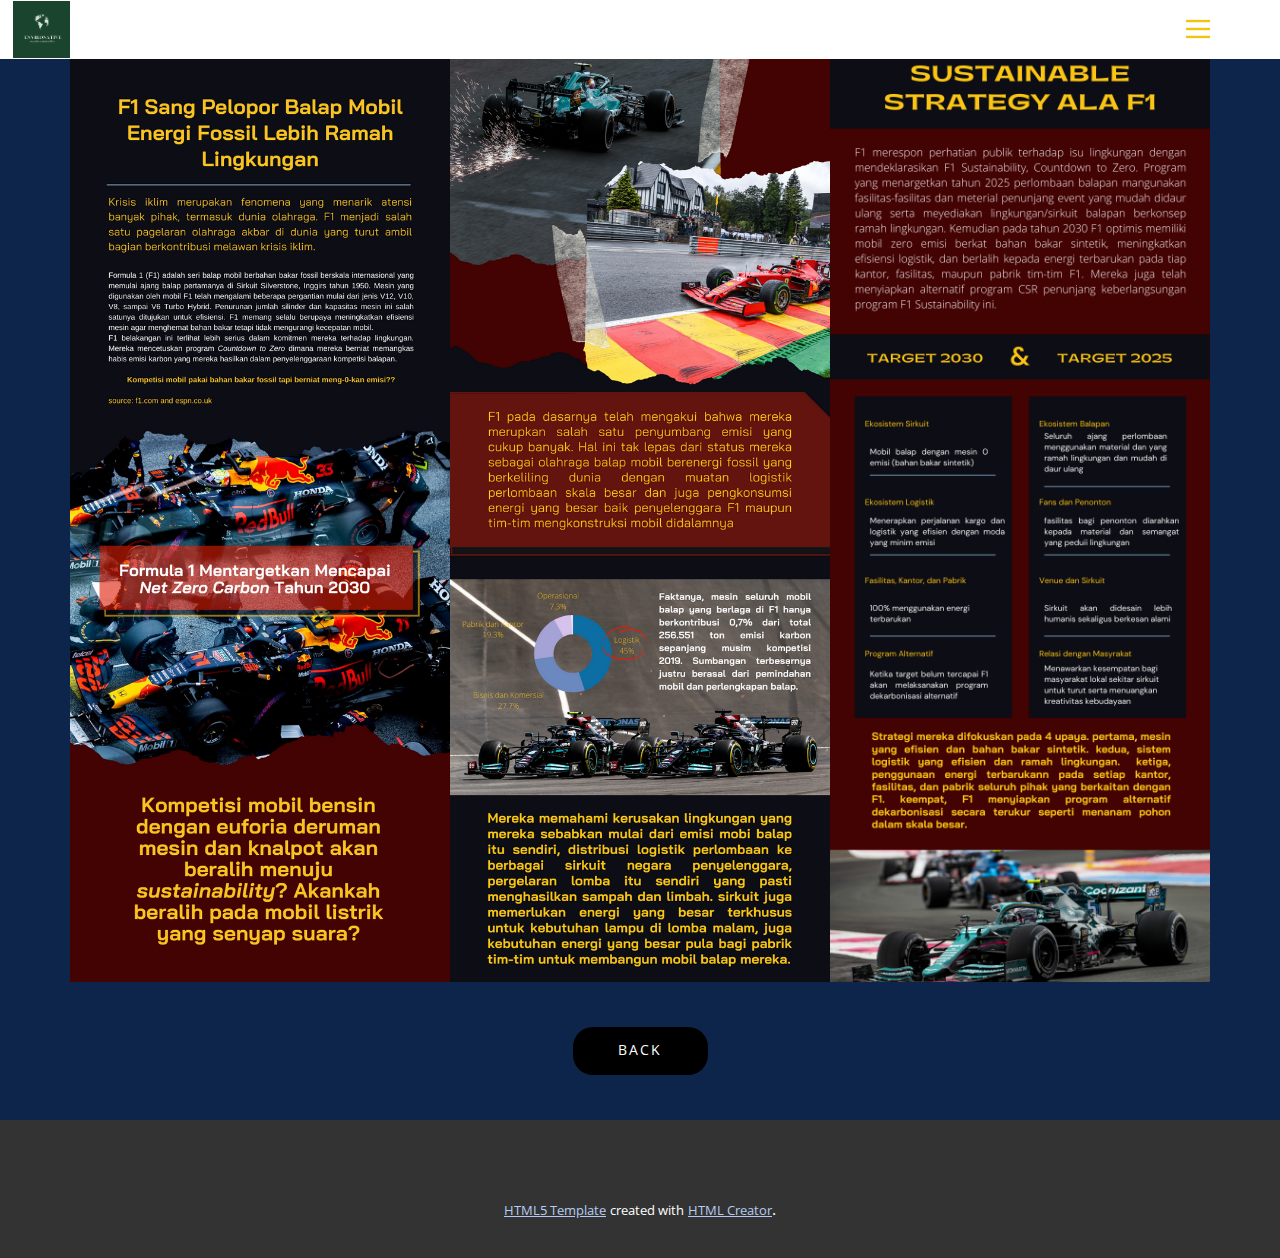
<file: f1-sustainability.html>
<!DOCTYPE html>
<html style="font-size: 16px;">
  <head>
    <meta name="viewport" content="width=device-width, initial-scale=1.0">
    <meta charset="utf-8">
    <meta name="keywords" content="">
    <meta name="description" content="">
    <meta name="page_type" content="np-template-header-footer-from-plugin">
    <title>f1 sustainability</title>
    <link rel="stylesheet" href="nicepage.css" media="screen">
<link rel="stylesheet" href="f1-sustainability.css" media="screen">
    <script class="u-script" type="text/javascript" src="jquery.js" defer=""></script>
    <script class="u-script" type="text/javascript" src="nicepage.js" defer=""></script>
    <meta name="generator" content="Nicepage 4.0.3, nicepage.com">
    <link id="u-theme-google-font" rel="stylesheet" href="https://fonts.googleapis.com/css?family=Open+Sans:300,300i,400,400i,600,600i,700,700i,800,800i">
    
    
    <script type="application/ld+json">{
		"@context": "http://schema.org",
		"@type": "Organization",
		"name": "",
		"logo": "images/EnvironativeLogo.png"
}</script>
    <meta name="theme-color" content="#0d244b">
    <meta property="og:title" content="f1 sustainability">
    <meta property="og:type" content="website">
  </head>
  <body class="u-body"><header class="u-clearfix u-header u-sticky" id="sec-e950"><div class="u-clearfix u-sheet u-sheet-1">
        <a href="#" class="u-image u-logo u-image-1" data-image-width="500" data-image-height="500">
          <img src="images/EnvironativeLogo.png" class="u-logo-image u-logo-image-1">
        </a>
        <nav class="u-align-left u-menu u-menu-dropdown u-nav-spacing-25 u-offcanvas u-menu-1" data-responsive-from="XL">
          <div class="menu-collapse" style="letter-spacing: 0px; font-size: 1rem; font-weight: 700;" wfd-invisible="true">
            <a class="u-active-palette-1-base u-button-style u-custom-active-color u-custom-border u-custom-border-color u-custom-hover-color u-custom-left-right-menu-spacing u-custom-padding-bottom u-custom-text-active-color u-custom-text-color u-custom-text-hover-color u-custom-top-bottom-menu-spacing u-hover-palette-1-base u-nav-link u-text-palette-3-base" href="#" style="padding: 4px 0px; font-size: calc(1em + 8px);">
              <svg class="u-svg-link" preserveAspectRatio="xMidYMin slice" viewBox="0 0 302 302" style="undefined"><use xmlns:xlink="http://www.w3.org/1999/xlink" xlink:href="#svg-7b92"></use></svg>
              <svg xmlns="http://www.w3.org/2000/svg" xmlns:xlink="http://www.w3.org/1999/xlink" version="1.1" id="svg-7b92" x="0px" y="0px" viewBox="0 0 302 302" style="enable-background:new 0 0 302 302;" xml:space="preserve" class="u-svg-content"><g><rect y="36" width="302" height="30"></rect><rect y="236" width="302" height="30"></rect><rect y="136" width="302" height="30"></rect>
</g><g></g><g></g><g></g><g></g><g></g><g></g><g></g><g></g><g></g><g></g><g></g><g></g><g></g><g></g><g></g></svg>
            </a>
          </div>
          <div class="u-custom-menu u-nav-container" wfd-invisible="true">
            <ul class="u-custom-font u-nav u-spacing-20 u-text-font u-unstyled u-nav-1"><li class="u-nav-item"><a class="u-button-style u-nav-link u-text-active-palette-1-base u-text-grey-90 u-text-hover-palette-2-base" href="Home.html" style="padding: 10px;">Home</a>
</li><li class="u-nav-item"><a class="u-button-style u-nav-link u-text-active-palette-1-base u-text-grey-90 u-text-hover-palette-2-base" href="Home.html#sec-7c1f" data-page-id="56075186" style="padding: 10px;">About Us</a>
</li><li class="u-nav-item"><a class="u-button-style u-nav-link u-text-active-palette-1-base u-text-grey-90 u-text-hover-palette-2-base" href="Home.html#carousel_bb12" data-page-id="56075186" style="padding: 10px;">Artikel</a>
</li><li class="u-nav-item"><a class="u-button-style u-nav-link u-text-active-palette-1-base u-text-grey-90 u-text-hover-palette-2-base" href="Home.html#sec-a1a3" data-page-id="56075186" style="padding: 10px;">Aksi Nyata!</a>
</li><li class="u-nav-item"><a class="u-button-style u-nav-link u-text-active-palette-1-base u-text-grey-90 u-text-hover-palette-2-base" href="Home.html#carousel_f8dc" data-page-id="56075186" style="padding: 10px;">Referensi dan Inspirasi</a>
</li></ul>
          </div>
          <div class="u-custom-menu u-nav-container-collapse" wfd-invisible="true">
            <div class="u-align-center u-black u-container-style u-inner-container-layout u-opacity u-opacity-95 u-sidenav">
              <div class="u-inner-container-layout u-sidenav-overflow">
                <div class="u-menu-close"></div>
                <ul class="u-align-center u-nav u-popupmenu-items u-unstyled u-nav-2"><li class="u-nav-item"><a class="u-button-style u-nav-link" href="Home.html" style="padding: 10px;">Home</a>
</li><li class="u-nav-item"><a class="u-button-style u-nav-link" href="Home.html#sec-7c1f" data-page-id="56075186" style="padding: 10px;">About Us</a>
</li><li class="u-nav-item"><a class="u-button-style u-nav-link" href="Home.html#carousel_bb12" data-page-id="56075186" style="padding: 10px;">Artikel</a>
</li><li class="u-nav-item"><a class="u-button-style u-nav-link" href="Home.html#sec-a1a3" data-page-id="56075186" style="padding: 10px;">Aksi Nyata!</a>
</li><li class="u-nav-item"><a class="u-button-style u-nav-link" href="Home.html#carousel_f8dc" data-page-id="56075186" style="padding: 10px;">Referensi dan Inspirasi</a>
</li></ul>
              </div>
            </div>
            <div class="u-black u-menu-overlay u-opacity u-opacity-70" wfd-invisible="true"></div>
          </div>
        </nav>
      </div></header>
    <section class="u-clearfix u-palette-1-base u-section-1" id="sec-ec90">
      <div class="u-clearfix u-sheet u-sheet-1">
        <div class="u-expanded-width-xs u-list u-list-1">
          <div class="u-repeater u-repeater-1">
            <div class="u-container-style u-image u-list-item u-repeater-item u-image-1" data-image-width="800" data-image-height="2000">
              <div class="u-container-layout u-similar-container u-container-layout-1"></div>
            </div>
            <div class="u-container-style u-image u-list-item u-repeater-item u-image-2" data-image-width="800" data-image-height="2000">
              <div class="u-container-layout u-similar-container u-container-layout-2"></div>
            </div>
            <div class="u-container-style u-image u-list-item u-repeater-item u-image-3" data-image-width="800" data-image-height="2000">
              <div class="u-container-layout u-similar-container u-container-layout-3"></div>
            </div>
          </div>
        </div>
        <a href="Home.html" data-page-id="56075186" class="u-black u-border-none u-btn u-btn-round u-button-style u-hover-white u-radius-20 u-text-hover-black u-btn-1">BACK</a>
      </div>
    </section>
    
    
    <footer class="u-clearfix u-footer u-grey-80" id="sec-3f3a"><div class="u-align-left u-clearfix u-sheet u-sheet-1"></div></footer>
    <section class="u-backlink u-clearfix u-grey-80">
      <a class="u-link" href="https://nicepage.com/html5-template" target="_blank">
        <span>HTML5 Template</span>
      </a>
      <p class="u-text">
        <span>created with</span>
      </p>
      <a class="u-link" href="https://nicepage.com/html-website-builder" target="_blank">
        <span>HTML Creator</span>
      </a>. 
    </section>
  </body>
</html>
</file>
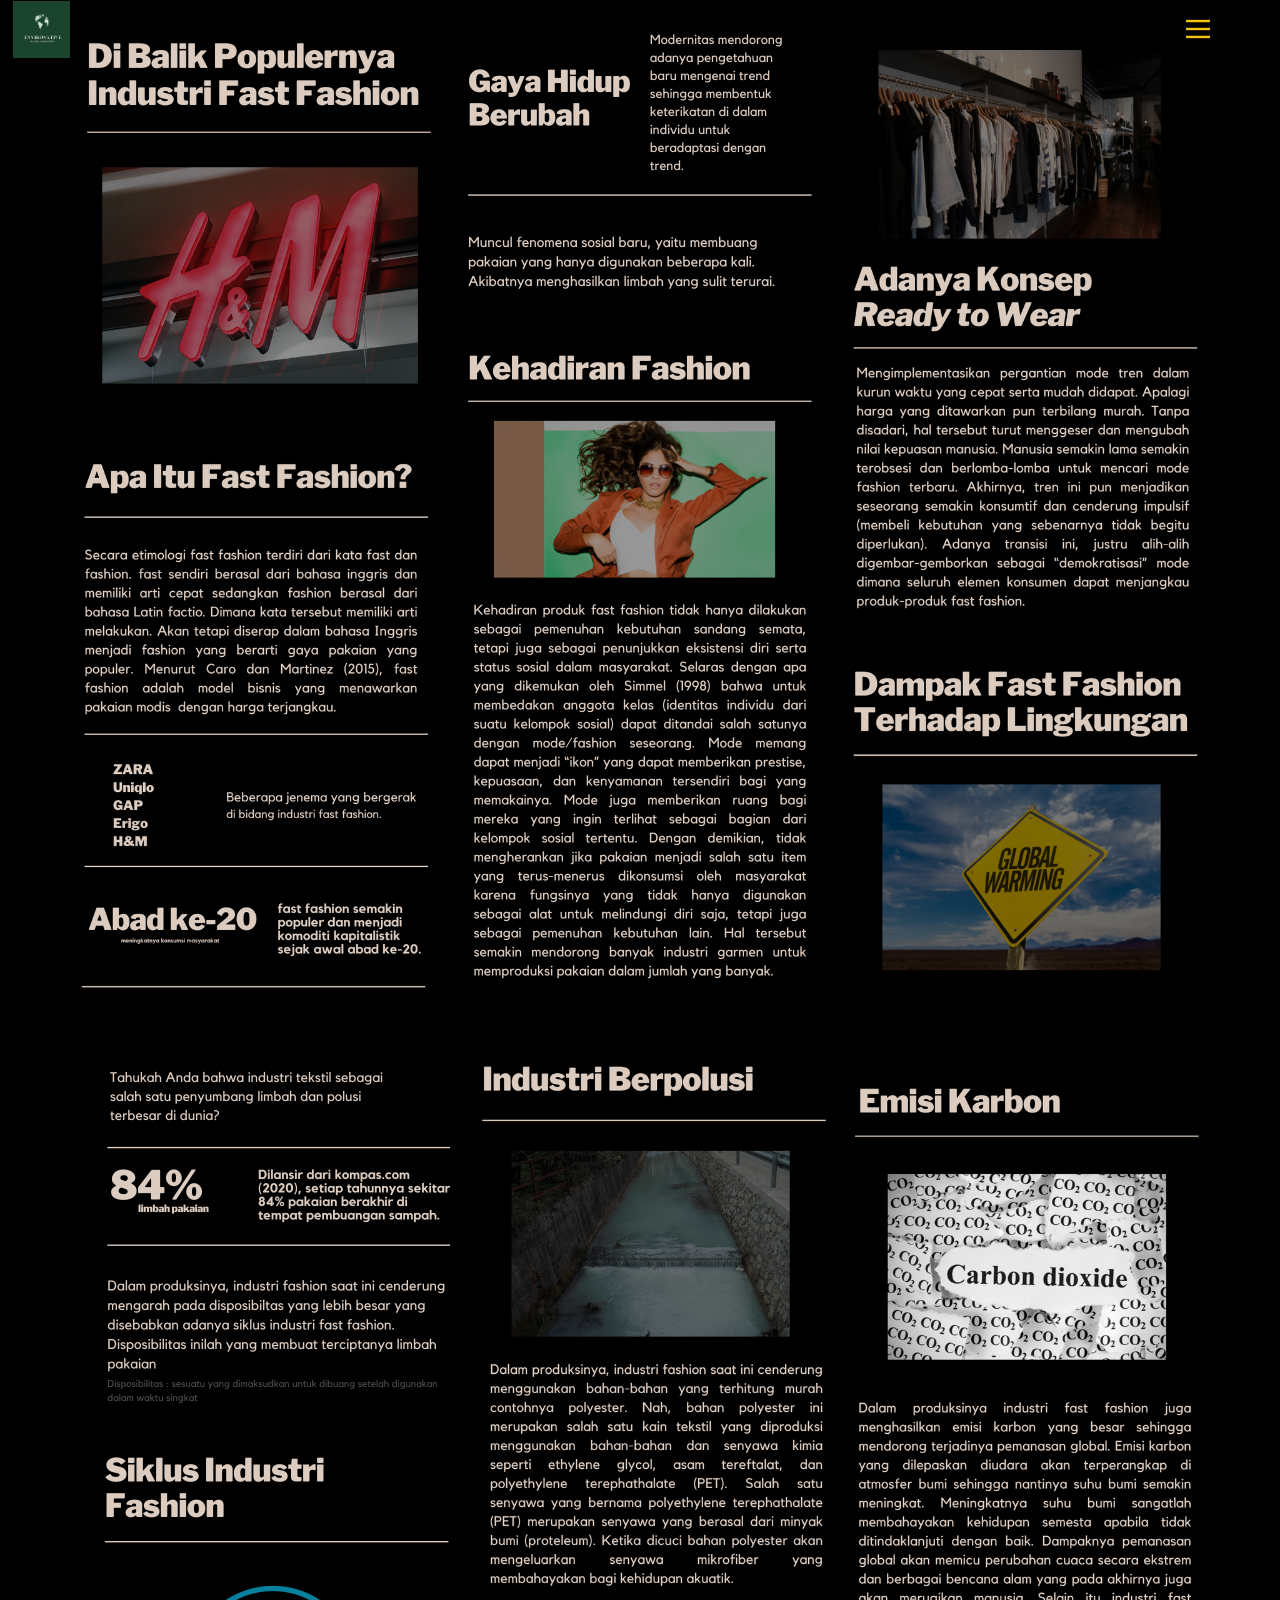
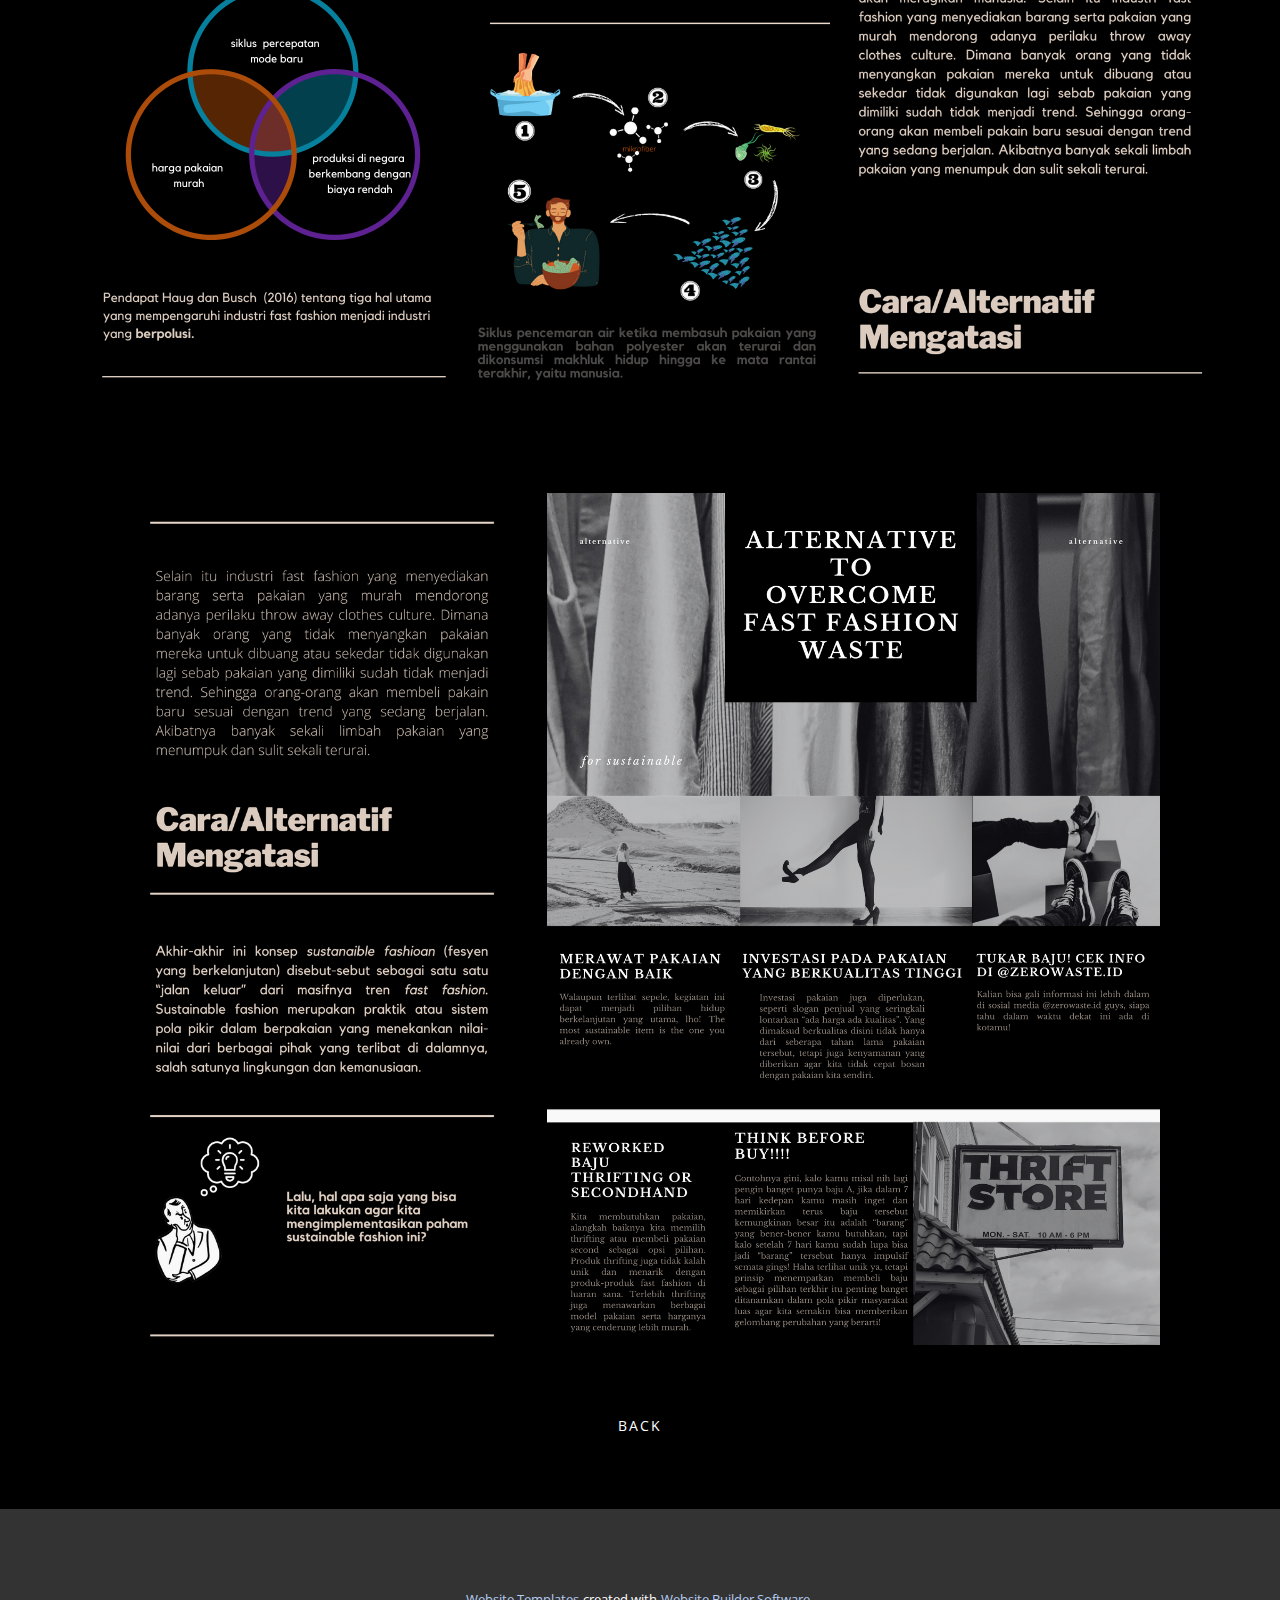
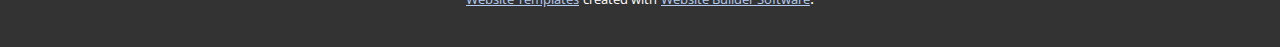
<file: fast-fashion.html>
<!DOCTYPE html>
<html style="font-size: 16px;">
  <head>
    <meta name="viewport" content="width=device-width, initial-scale=1.0">
    <meta charset="utf-8">
    <meta name="keywords" content="​Leader in Executive Education">
    <meta name="description" content="">
    <meta name="page_type" content="np-template-header-footer-from-plugin">
    <title>fast fashion</title>
    <link rel="stylesheet" href="nicepage.css" media="screen">
<link rel="stylesheet" href="fast-fashion.css" media="screen">
    <script class="u-script" type="text/javascript" src="jquery.js" defer=""></script>
    <script class="u-script" type="text/javascript" src="nicepage.js" defer=""></script>
    <meta name="generator" content="Nicepage 4.0.3, nicepage.com">
    <link id="u-theme-google-font" rel="stylesheet" href="https://fonts.googleapis.com/css?family=Open+Sans:300,300i,400,400i,600,600i,700,700i,800,800i">
    
    
    
    
    <script type="application/ld+json">{
		"@context": "http://schema.org",
		"@type": "Organization",
		"name": "",
		"logo": "images/EnvironativeLogo.png"
}</script>
    <meta name="theme-color" content="#0d244b">
    <meta property="og:title" content="fast fashion">
    <meta property="og:type" content="website">
  </head>
  <body class="u-body u-overlap u-overlap-contrast u-overlap-transparent"><header class="u-clearfix u-header u-sticky" id="sec-e950"><div class="u-clearfix u-sheet u-sheet-1">
        <a href="#" class="u-image u-logo u-image-1" data-image-width="500" data-image-height="500">
          <img src="images/EnvironativeLogo.png" class="u-logo-image u-logo-image-1">
        </a>
        <nav class="u-align-left u-menu u-menu-dropdown u-nav-spacing-25 u-offcanvas u-menu-1" data-responsive-from="XL">
          <div class="menu-collapse" style="letter-spacing: 0px; font-size: 1rem; font-weight: 700;" wfd-invisible="true">
            <a class="u-active-palette-1-base u-button-style u-custom-active-color u-custom-border u-custom-border-color u-custom-hover-color u-custom-left-right-menu-spacing u-custom-padding-bottom u-custom-text-active-color u-custom-text-color u-custom-text-hover-color u-custom-top-bottom-menu-spacing u-hover-palette-1-base u-nav-link u-text-palette-3-base" href="#" style="padding: 4px 0px; font-size: calc(1em + 8px);">
              <svg class="u-svg-link" preserveAspectRatio="xMidYMin slice" viewBox="0 0 302 302" style="undefined"><use xmlns:xlink="http://www.w3.org/1999/xlink" xlink:href="#svg-7b92"></use></svg>
              <svg xmlns="http://www.w3.org/2000/svg" xmlns:xlink="http://www.w3.org/1999/xlink" version="1.1" id="svg-7b92" x="0px" y="0px" viewBox="0 0 302 302" style="enable-background:new 0 0 302 302;" xml:space="preserve" class="u-svg-content"><g><rect y="36" width="302" height="30"></rect><rect y="236" width="302" height="30"></rect><rect y="136" width="302" height="30"></rect>
</g><g></g><g></g><g></g><g></g><g></g><g></g><g></g><g></g><g></g><g></g><g></g><g></g><g></g><g></g><g></g></svg>
            </a>
          </div>
          <div class="u-custom-menu u-nav-container" wfd-invisible="true">
            <ul class="u-custom-font u-nav u-spacing-20 u-text-font u-unstyled u-nav-1"><li class="u-nav-item"><a class="u-button-style u-nav-link u-text-active-palette-1-base u-text-grey-90 u-text-hover-palette-2-base" href="Home.html" style="padding: 10px;">Home</a>
</li><li class="u-nav-item"><a class="u-button-style u-nav-link u-text-active-palette-1-base u-text-grey-90 u-text-hover-palette-2-base" href="Home.html#sec-7c1f" data-page-id="56075186" style="padding: 10px;">About Us</a>
</li><li class="u-nav-item"><a class="u-button-style u-nav-link u-text-active-palette-1-base u-text-grey-90 u-text-hover-palette-2-base" href="Home.html#carousel_bb12" data-page-id="56075186" style="padding: 10px;">Artikel</a>
</li><li class="u-nav-item"><a class="u-button-style u-nav-link u-text-active-palette-1-base u-text-grey-90 u-text-hover-palette-2-base" href="Home.html#sec-a1a3" data-page-id="56075186" style="padding: 10px;">Aksi Nyata!</a>
</li><li class="u-nav-item"><a class="u-button-style u-nav-link u-text-active-palette-1-base u-text-grey-90 u-text-hover-palette-2-base" href="Home.html#carousel_f8dc" data-page-id="56075186" style="padding: 10px;">Referensi dan Inspirasi</a>
</li></ul>
          </div>
          <div class="u-custom-menu u-nav-container-collapse" wfd-invisible="true">
            <div class="u-align-center u-black u-container-style u-inner-container-layout u-opacity u-opacity-95 u-sidenav">
              <div class="u-inner-container-layout u-sidenav-overflow">
                <div class="u-menu-close"></div>
                <ul class="u-align-center u-nav u-popupmenu-items u-unstyled u-nav-2"><li class="u-nav-item"><a class="u-button-style u-nav-link" href="Home.html" style="padding: 10px;">Home</a>
</li><li class="u-nav-item"><a class="u-button-style u-nav-link" href="Home.html#sec-7c1f" data-page-id="56075186" style="padding: 10px;">About Us</a>
</li><li class="u-nav-item"><a class="u-button-style u-nav-link" href="Home.html#carousel_bb12" data-page-id="56075186" style="padding: 10px;">Artikel</a>
</li><li class="u-nav-item"><a class="u-button-style u-nav-link" href="Home.html#sec-a1a3" data-page-id="56075186" style="padding: 10px;">Aksi Nyata!</a>
</li><li class="u-nav-item"><a class="u-button-style u-nav-link" href="Home.html#carousel_f8dc" data-page-id="56075186" style="padding: 10px;">Referensi dan Inspirasi</a>
</li></ul>
              </div>
            </div>
            <div class="u-black u-menu-overlay u-opacity u-opacity-70" wfd-invisible="true"></div>
          </div>
        </nav>
      </div></header> 
    <section class="u-black u-clearfix u-section-1" id="sec-d213">
      <div class="u-clearfix u-sheet u-valign-middle u-sheet-1">
        <div class="u-expanded-width-xs u-list u-list-1">
          <div class="u-repeater u-repeater-1">
            <div class="u-container-style u-list-item u-repeater-item">
              <div class="u-container-layout u-similar-container u-valign-middle-lg u-valign-middle-md u-valign-middle-sm u-valign-middle-xl u-container-layout-1">
                <img class="u-expanded-width-xs u-image u-image-default u-image-1" src="images/11.png" alt="" data-image-width="800" data-image-height="2000">
              </div>
            </div>
            <div class="u-container-style u-list-item u-repeater-item">
              <div class="u-container-layout u-similar-container u-valign-middle-lg u-valign-middle-md u-valign-middle-sm u-valign-middle-xl u-container-layout-2">
                <img class="u-expanded-width-xs u-image u-image-default u-image-2" src="images/21.png" alt="" data-image-width="800" data-image-height="2000">
              </div>
            </div>
            <div class="u-container-style u-list-item u-repeater-item">
              <div class="u-container-layout u-similar-container u-valign-middle-lg u-valign-middle-md u-valign-middle-sm u-valign-middle-xl u-container-layout-3">
                <img class="u-expanded-width-xs u-image u-image-default u-image-3" src="images/31.png" alt="" data-image-width="800" data-image-height="2000">
              </div>
            </div>
          </div>
        </div>
      </div>
    </section>
    <section class="u-black u-clearfix u-section-2" id="carousel_0064">
      <div class="u-clearfix u-sheet u-valign-middle-lg u-valign-middle-md u-valign-middle-sm u-valign-middle-xl u-sheet-1">
        <div class="u-expanded-width-xs u-list u-list-1">
          <div class="u-repeater u-repeater-1">
            <div class="u-align-left u-container-style u-list-item u-repeater-item">
              <div class="u-container-layout u-similar-container u-container-layout-1">
                <img class="u-image u-image-default u-image-1" src="images/41.png" alt="" data-image-width="800" data-image-height="2000">
              </div>
            </div>
            <div class="u-container-style u-list-item u-repeater-item">
              <div class="u-container-layout u-similar-container u-container-layout-2">
                <img class="u-image u-image-default u-image-2" src="images/51.png" alt="" data-image-width="640" data-image-height="1600">
              </div>
            </div>
            <div class="u-container-style u-list-item u-repeater-item">
              <div class="u-container-layout u-similar-container u-container-layout-3">
                <img class="u-image u-image-default u-image-3" src="images/6.png" alt="" data-image-width="640" data-image-height="1600">
              </div>
            </div>
          </div>
        </div>
      </div>
    </section>
    <section class="u-black u-clearfix u-section-3" id="sec-f820">
      <div class="u-clearfix u-sheet u-sheet-1">
        <img class="u-expanded-width-xs u-image u-image-default u-image-1" src="images/8.png" alt="" data-image-width="2160" data-image-height="3000">
        <img class="u-expanded-width-xs u-image u-image-default u-image-2" src="images/9.png" alt="" data-image-width="2160" data-image-height="3000">
        <a href="Home.html" data-page-id="56075186" class="u-black u-border-none u-btn u-btn-round u-button-style u-hover-white u-radius-20 u-text-hover-black u-btn-1">BACK</a>
      </div>
    </section>
    
    
    <footer class="u-clearfix u-footer u-grey-80" id="sec-3f3a"><div class="u-align-left u-clearfix u-sheet u-sheet-1"></div></footer>
    <section class="u-backlink u-clearfix u-grey-80">
      <a class="u-link" href="https://nicepage.com/website-templates" target="_blank">
        <span>Website Templates</span>
      </a>
      <p class="u-text">
        <span>created with</span>
      </p>
      <a class="u-link" href="" target="_blank">
        <span>Website Builder Software</span>
      </a>. 
    </section>
  </body>
</html>
</file>
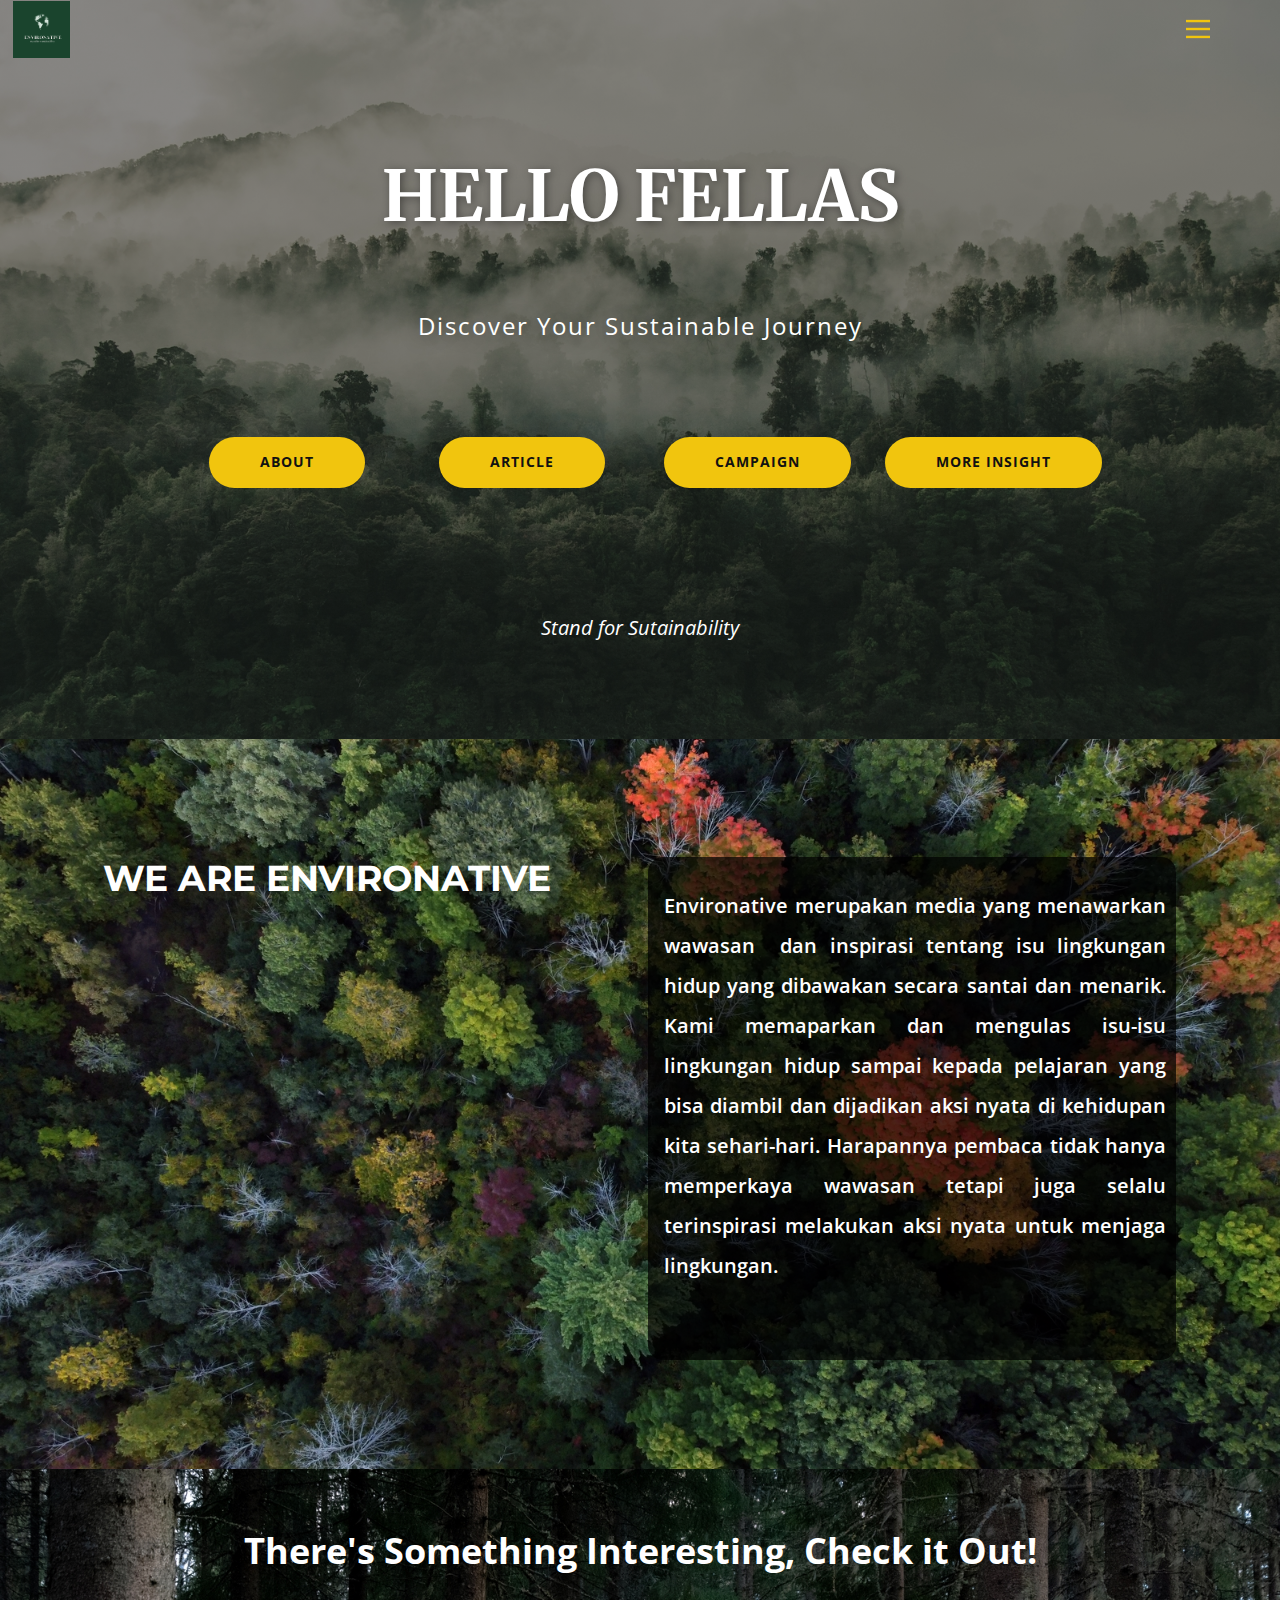
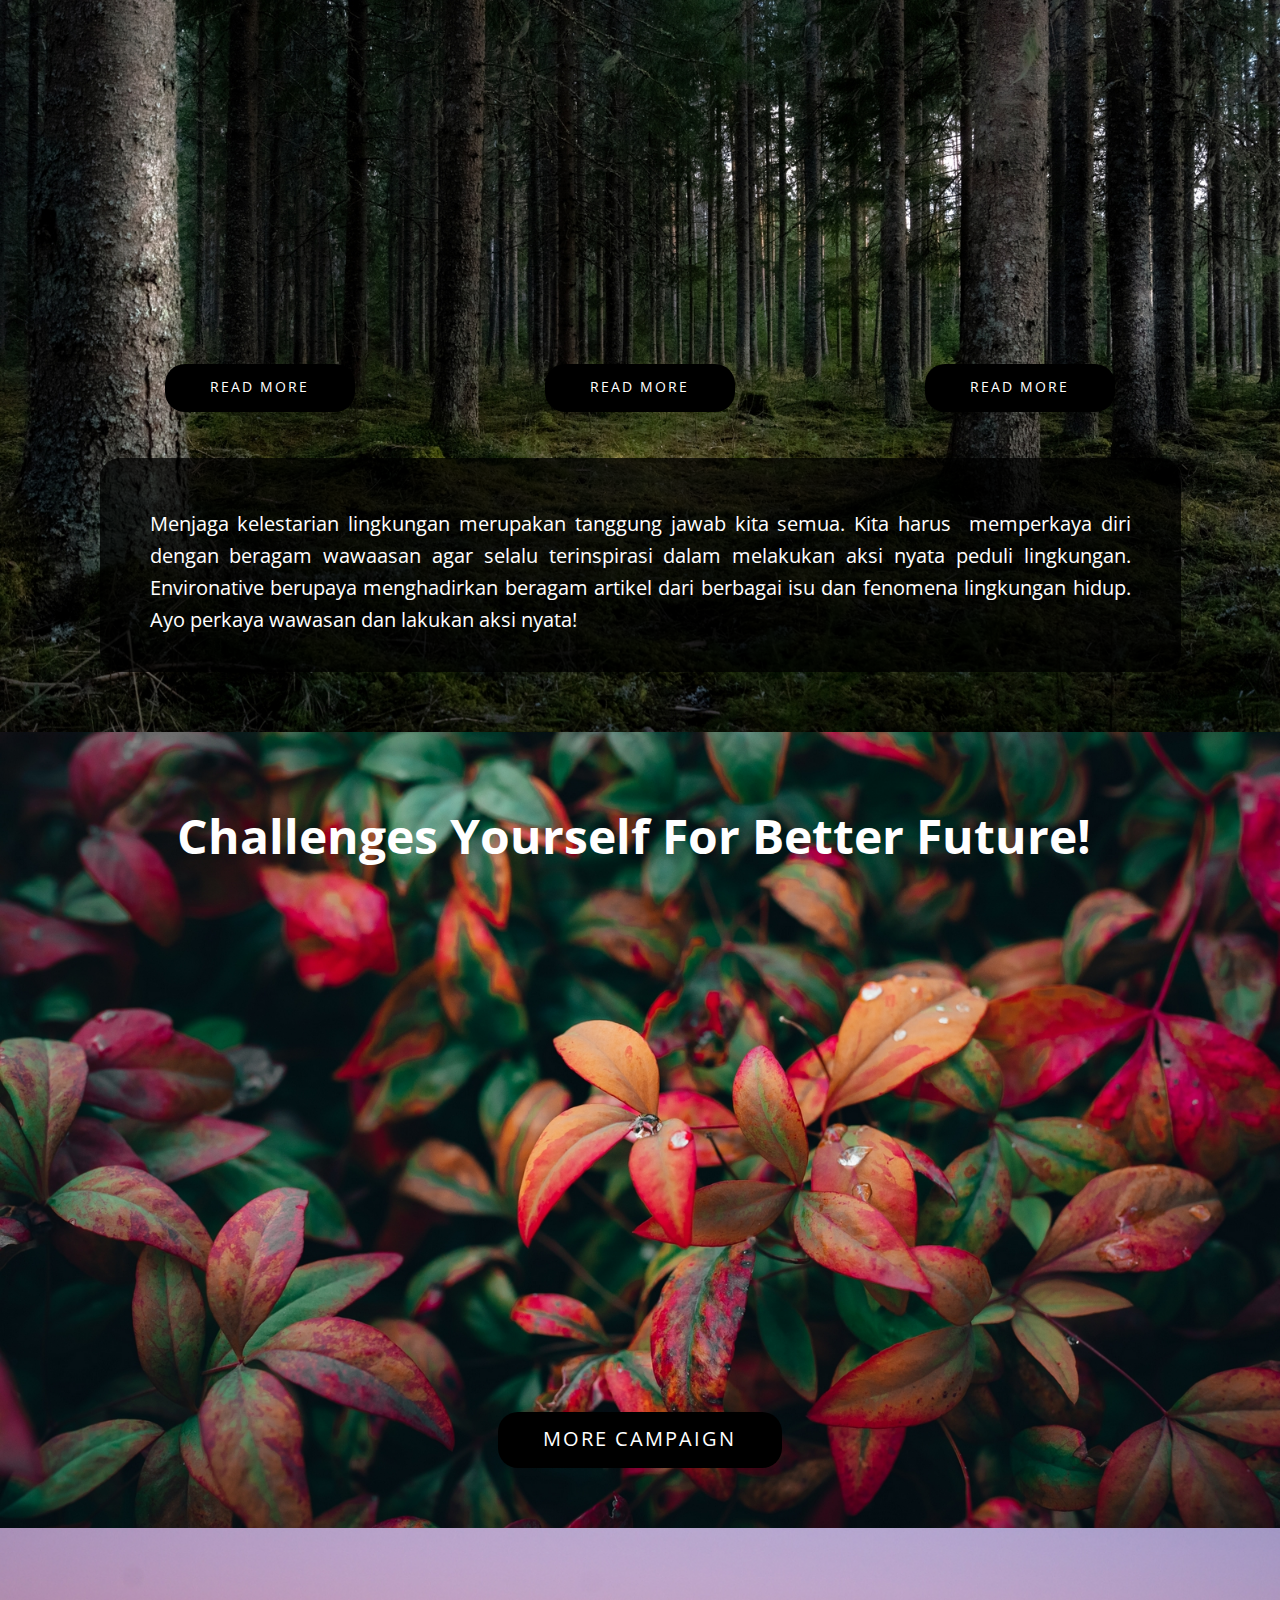
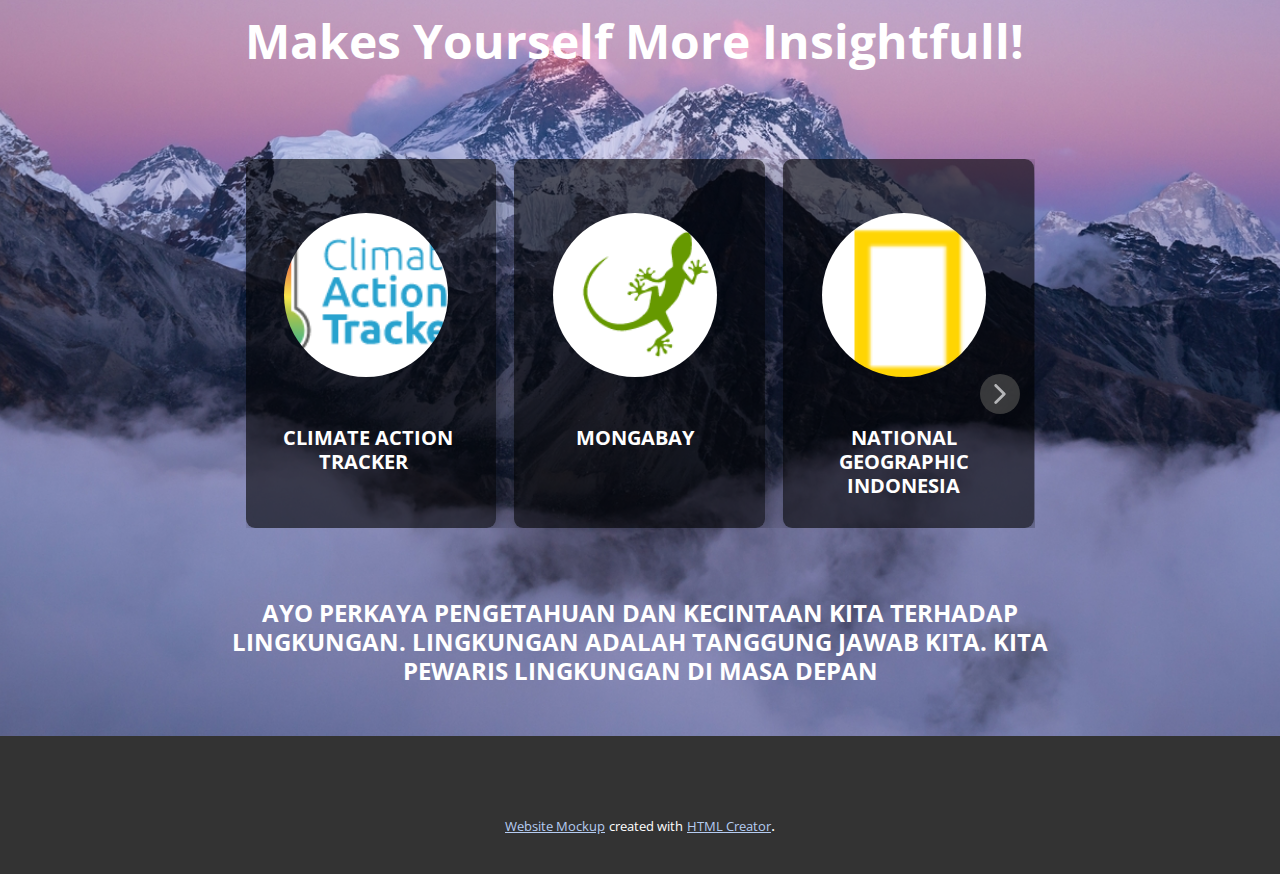
<file: Home.html>
<!DOCTYPE html>
<html style="font-size: 16px;">
  <head>
    <meta name="viewport" content="width=device-width, initial-scale=1.0">
    <meta charset="utf-8">
    <meta name="keywords" content="​Online University of
In-Demand Professions, ​Top ten most popular courses for international students, ​What Is a Life Coach?, ​Leader in Executive Education, ​Flexible Distance Learning, ​Need Help?">
    <meta name="description" content="">
    <meta name="page_type" content="np-template-header-footer-from-plugin">
    <title>Home</title>
    <link rel="stylesheet" href="nicepage.css" media="screen">
<link rel="stylesheet" href="Home.css" media="screen">
    <script class="u-script" type="text/javascript" src="jquery.js" defer=""></script>
    <script class="u-script" type="text/javascript" src="nicepage.js" defer=""></script>
    <meta name="generator" content="Nicepage 4.0.3, nicepage.com">
    <link id="u-theme-google-font" rel="stylesheet" href="https://fonts.googleapis.com/css?family=Open+Sans:300,300i,400,400i,600,600i,700,700i,800,800i">
    <link id="u-page-google-font" rel="stylesheet" href="https://fonts.googleapis.com/css?family=Merriweather:300,300i,400,400i,700,700i,900,900i|Montserrat:100,100i,200,200i,300,300i,400,400i,500,500i,600,600i,700,700i,800,800i,900,900i">
    
    
    
    
    
    
    <script type="application/ld+json">{
		"@context": "http://schema.org",
		"@type": "Organization",
		"name": "",
		"logo": "images/EnvironativeLogo.png"
}</script>
    <meta name="theme-color" content="#0d244b">
    <meta property="og:title" content="Home">
    <meta property="og:type" content="website">
  </head>
  <body class="u-body u-overlap"><header class="u-clearfix u-header u-sticky" id="sec-e950"><div class="u-clearfix u-sheet u-sheet-1">
        <a href="#" class="u-image u-logo u-image-1" data-image-width="500" data-image-height="500">
          <img src="images/EnvironativeLogo.png" class="u-logo-image u-logo-image-1">
        </a>
        <nav class="u-align-left u-menu u-menu-dropdown u-nav-spacing-25 u-offcanvas u-menu-1" data-responsive-from="XL">
          <div class="menu-collapse" style="letter-spacing: 0px; font-size: 1rem; font-weight: 700;" wfd-invisible="true">
            <a class="u-active-palette-1-base u-button-style u-custom-active-color u-custom-border u-custom-border-color u-custom-hover-color u-custom-left-right-menu-spacing u-custom-padding-bottom u-custom-text-active-color u-custom-text-color u-custom-text-hover-color u-custom-top-bottom-menu-spacing u-hover-palette-1-base u-nav-link u-text-palette-3-base" href="#" style="padding: 4px 0px; font-size: calc(1em + 8px);">
              <svg class="u-svg-link" preserveAspectRatio="xMidYMin slice" viewBox="0 0 302 302" style="undefined"><use xmlns:xlink="http://www.w3.org/1999/xlink" xlink:href="#svg-7b92"></use></svg>
              <svg xmlns="http://www.w3.org/2000/svg" xmlns:xlink="http://www.w3.org/1999/xlink" version="1.1" id="svg-7b92" x="0px" y="0px" viewBox="0 0 302 302" style="enable-background:new 0 0 302 302;" xml:space="preserve" class="u-svg-content"><g><rect y="36" width="302" height="30"></rect><rect y="236" width="302" height="30"></rect><rect y="136" width="302" height="30"></rect>
</g><g></g><g></g><g></g><g></g><g></g><g></g><g></g><g></g><g></g><g></g><g></g><g></g><g></g><g></g><g></g></svg>
            </a>
          </div>
          <div class="u-custom-menu u-nav-container" wfd-invisible="true">
            <ul class="u-custom-font u-nav u-spacing-20 u-text-font u-unstyled u-nav-1"><li class="u-nav-item"><a class="u-button-style u-nav-link u-text-active-palette-1-base u-text-grey-90 u-text-hover-palette-2-base" href="Home.html" style="padding: 10px;">Home</a>
</li><li class="u-nav-item"><a class="u-button-style u-nav-link u-text-active-palette-1-base u-text-grey-90 u-text-hover-palette-2-base" href="Home.html#sec-7c1f" data-page-id="56075186" style="padding: 10px;">About Us</a>
</li><li class="u-nav-item"><a class="u-button-style u-nav-link u-text-active-palette-1-base u-text-grey-90 u-text-hover-palette-2-base" href="Home.html#carousel_bb12" data-page-id="56075186" style="padding: 10px;">Artikel</a>
</li><li class="u-nav-item"><a class="u-button-style u-nav-link u-text-active-palette-1-base u-text-grey-90 u-text-hover-palette-2-base" href="Home.html#sec-a1a3" data-page-id="56075186" style="padding: 10px;">Aksi Nyata!</a>
</li><li class="u-nav-item"><a class="u-button-style u-nav-link u-text-active-palette-1-base u-text-grey-90 u-text-hover-palette-2-base" href="Home.html#carousel_f8dc" data-page-id="56075186" style="padding: 10px;">Referensi dan Inspirasi</a>
</li></ul>
          </div>
          <div class="u-custom-menu u-nav-container-collapse" wfd-invisible="true">
            <div class="u-align-center u-black u-container-style u-inner-container-layout u-opacity u-opacity-95 u-sidenav">
              <div class="u-inner-container-layout u-sidenav-overflow">
                <div class="u-menu-close"></div>
                <ul class="u-align-center u-nav u-popupmenu-items u-unstyled u-nav-2"><li class="u-nav-item"><a class="u-button-style u-nav-link" href="Home.html" style="padding: 10px;">Home</a>
</li><li class="u-nav-item"><a class="u-button-style u-nav-link" href="Home.html#sec-7c1f" data-page-id="56075186" style="padding: 10px;">About Us</a>
</li><li class="u-nav-item"><a class="u-button-style u-nav-link" href="Home.html#carousel_bb12" data-page-id="56075186" style="padding: 10px;">Artikel</a>
</li><li class="u-nav-item"><a class="u-button-style u-nav-link" href="Home.html#sec-a1a3" data-page-id="56075186" style="padding: 10px;">Aksi Nyata!</a>
</li><li class="u-nav-item"><a class="u-button-style u-nav-link" href="Home.html#carousel_f8dc" data-page-id="56075186" style="padding: 10px;">Referensi dan Inspirasi</a>
</li></ul>
              </div>
            </div>
            <div class="u-black u-menu-overlay u-opacity u-opacity-70" wfd-invisible="true"></div>
          </div>
        </nav>
      </div></header>
    <section class="u-align-center u-clearfix u-image u-shading u-section-1" src="" data-image-width="3008" data-image-height="2000" id="sec-115c">
      <div class="u-clearfix u-sheet u-sheet-1">
        <h1 class="u-custom-font u-font-merriweather u-text u-text-default u-title u-text-1"> HELLO FELLAS<br>
        </h1>
        <p class="u-text u-text-default u-text-2"> Discover Your Sustainable Journey</p>
        <div class="u-expanded-width-md u-expanded-width-sm u-expanded-width-xs u-list u-list-1">
          <div class="u-repeater u-repeater-1">
            <div class="u-container-style u-list-item u-repeater-item">
              <div class="u-container-layout u-similar-container u-container-layout-1">
                <a href="Home.html#sec-7c1f" data-page-id="56075186" class="u-active-white u-border-none u-btn u-btn-round u-button-style u-hover-white u-palette-3-base u-radius-50 u-btn-1" data-animation-name="fadeIn" data-animation-duration="1500" data-animation-direction="">ABOUT</a>
              </div>
            </div>
            <div class="u-align-center u-container-style u-list-item u-repeater-item">
              <div class="u-container-layout u-similar-container u-container-layout-2">
                <a href="Home.html#carousel_bb12" data-page-id="56075186" class="u-active-white u-border-none u-btn u-btn-round u-button-style u-hover-white u-palette-3-base u-radius-50 u-btn-2" data-animation-name="fadeIn" data-animation-duration="1500" data-animation-direction="">ARTICLE</a>
              </div>
            </div>
            <div class="u-align-center u-container-style u-list-item u-repeater-item">
              <div class="u-container-layout u-similar-container u-container-layout-3">
                <a href="Home.html#sec-a1a3" data-page-id="56075186" class="u-active-white u-border-none u-btn u-btn-round u-button-style u-hover-white u-palette-3-base u-radius-50 u-btn-3" data-animation-name="fadeIn" data-animation-duration="1500" data-animation-direction="">CAMPAIGN</a>
              </div>
            </div>
            <div class="u-align-center u-container-style u-list-item u-repeater-item">
              <div class="u-container-layout u-similar-container u-container-layout-4">
                <a href="Home.html#carousel_f8dc" data-page-id="56075186" class="u-active-white u-border-none u-btn u-btn-round u-button-style u-hover-white u-palette-3-base u-radius-50 u-btn-4" data-animation-name="fadeIn" data-animation-duration="1500" data-animation-direction="">MORE INSIGHT</a>
              </div>
            </div>
          </div>
        </div>
        <p class="u-large-text u-text u-text-variant u-text-white u-text-3">Stand for Sutainability</p>
      </div>
    </section>
    <section class="u-clearfix u-image u-section-2" id="sec-7c1f" data-image-width="1600" data-image-height="1200">
      <div class="u-clearfix u-sheet u-valign-middle u-sheet-1">
        <div class="u-clearfix u-expanded-width u-layout-wrap u-layout-wrap-1">
          <div class="u-layout">
            <div class="u-layout-row">
              <div class="u-container-style u-layout-cell u-size-27 u-layout-cell-1">
                <div class="u-container-layout u-container-layout-1">
                  <h2 class="u-align-center u-custom-font u-font-montserrat u-text u-text-body-alt-color u-text-1"> WE ARE​ ENVIRONATIVE</h2>
                  <img src="images/EnvironativeLogo1.png" alt="" class="u-hover-feature u-image u-image-round u-radius-33 u-image-1" data-image-width="500" data-image-height="500" data-animation-name="slideIn" data-animation-duration="2000" data-animation-direction="Left">
                </div>
              </div>
              <div class="u-align-justify u-container-style u-layout-cell u-shape-rectangle u-size-33 u-layout-cell-2">
                <div class="u-container-layout u-container-layout-2">
                  <div class="u-black u-hover-feature u-opacity u-opacity-70 u-radius-15 u-shape u-shape-round u-shape-1"></div>
                  <p class="u-text u-text-body-alt-color u-text-2">Environative merupakan media yang menawarkan wawasan&nbsp; dan inspirasi tentang isu lingkungan hidup yang dibawakan secara santai dan menarik. Kami memaparkan dan mengulas isu-isu lingkungan hidup sampai kepada pelajaran yang bisa diambil dan dijadikan aksi nyata di kehidupan kita sehari-hari. Harapannya pembaca tidak hanya memperkaya wawasan tetapi juga selalu terinspirasi melakukan aksi nyata untuk menjaga lingkungan.</p>
                </div>
              </div>
            </div>
          </div>
        </div>
      </div>
      
      
    </section>
    <section class="u-clearfix u-image u-section-3" id="carousel_bb12" data-image-width="1600" data-image-height="1068">
      <div class="u-clearfix u-sheet u-valign-middle u-sheet-1">
        <h2 class="u-align-center-xs u-text u-text-default-lg u-text-default-md u-text-default-sm u-text-default-xl u-text-white u-text-1"> There's Something Interesting, Check it Out!</h2>
        <div class="u-expanded-width-lg u-expanded-width-md u-expanded-width-sm u-expanded-width-xl u-layout-horizontal u-list u-list-1">
          <div class="u-repeater u-repeater-1">
            <div class="u-container-style u-list-item u-repeater-item">
              <div class="u-container-layout u-similar-container u-container-layout-1">
                <img class="u-expanded-width-lg u-expanded-width-md u-expanded-width-sm u-expanded-width-xl u-image u-image-round u-radius-20 u-image-1" src="images/tumbnailartikel.png" data-image-width="1280" data-image-height="1281" data-animation-name="slideIn" data-animation-duration="1500" data-animation-direction="Down">
                <a href="fast-fashion.html" data-page-id="79880022" class="u-black u-border-none u-btn u-btn-round u-button-style u-hover-palette-3-base u-radius-20 u-text-hover-black u-btn-1">read more</a>
              </div>
            </div>
            <div class="u-container-style u-list-item u-repeater-item">
              <div class="u-container-layout u-similar-container u-container-layout-2">
                <img class="u-expanded-width-lg u-expanded-width-md u-expanded-width-sm u-expanded-width-xl u-image u-image-round u-radius-20 u-image-2" src="images/Thumbnailbuatartikel.png" data-image-width="1080" data-image-height="1080" data-animation-name="slideIn" data-animation-duration="1500" data-animation-direction="Down">
                <a href="paperless.html" data-page-id="1190230342" class="u-black u-border-none u-btn u-btn-round u-button-style u-hover-palette-3-base u-radius-20 u-text-hover-black u-btn-2">read more</a>
              </div>
            </div>
            <div class="u-container-style u-list-item u-repeater-item">
              <div class="u-container-layout u-similar-container u-container-layout-3">
                <img class="u-expanded-width-lg u-expanded-width-md u-expanded-width-sm u-expanded-width-xl u-image u-image-round u-radius-20 u-image-3" src="images/Screenshot155.png" data-image-width="829" data-image-height="828" data-animation-name="slideIn" data-animation-duration="1500" data-animation-direction="Down">
                <a href="f1-sustainability.html" data-page-id="12108397" class="u-black u-border-none u-btn u-btn-round u-button-style u-hover-palette-3-base u-radius-20 u-text-hover-black u-btn-3">read more</a>
              </div>
            </div>
          </div>
          <a class="u-absolute-vcenter-lg u-absolute-vcenter-md u-absolute-vcenter-sm u-absolute-vcenter-xl u-gallery-nav u-gallery-nav-prev u-grey-70 u-icon-circle u-opacity u-opacity-70 u-spacing-18 u-text-white u-gallery-nav-1" href="#" role="button">
            <span aria-hidden="true">
              <svg viewBox="0 0 451.847 451.847"><path d="M97.141,225.92c0-8.095,3.091-16.192,9.259-22.366L300.689,9.27c12.359-12.359,32.397-12.359,44.751,0
c12.354,12.354,12.354,32.388,0,44.748L173.525,225.92l171.903,171.909c12.354,12.354,12.354,32.391,0,44.744
c-12.354,12.365-32.386,12.365-44.745,0l-194.29-194.281C100.226,242.115,97.141,234.018,97.141,225.92z"></path></svg>
            </span>
            <span class="sr-only">
              <svg viewBox="0 0 451.847 451.847"><path d="M97.141,225.92c0-8.095,3.091-16.192,9.259-22.366L300.689,9.27c12.359-12.359,32.397-12.359,44.751,0
c12.354,12.354,12.354,32.388,0,44.748L173.525,225.92l171.903,171.909c12.354,12.354,12.354,32.391,0,44.744
c-12.354,12.365-32.386,12.365-44.745,0l-194.29-194.281C100.226,242.115,97.141,234.018,97.141,225.92z"></path></svg>
            </span>
          </a>
          <a class="u-absolute-vcenter-lg u-absolute-vcenter-md u-absolute-vcenter-sm u-absolute-vcenter-xl u-gallery-nav u-gallery-nav-next u-grey-70 u-icon-circle u-opacity u-opacity-70 u-spacing-18 u-text-white u-gallery-nav-2" href="#" role="button">
            <span aria-hidden="true">
              <svg viewBox="0 0 451.846 451.847"><path d="M345.441,248.292L151.154,442.573c-12.359,12.365-32.397,12.365-44.75,0c-12.354-12.354-12.354-32.391,0-44.744
L278.318,225.92L106.409,54.017c-12.354-12.359-12.354-32.394,0-44.748c12.354-12.359,32.391-12.359,44.75,0l194.287,194.284
c6.177,6.18,9.262,14.271,9.262,22.366C354.708,234.018,351.617,242.115,345.441,248.292z"></path></svg>
            </span>
            <span class="sr-only">
              <svg viewBox="0 0 451.846 451.847"><path d="M345.441,248.292L151.154,442.573c-12.359,12.365-32.397,12.365-44.75,0c-12.354-12.354-12.354-32.391,0-44.744
L278.318,225.92L106.409,54.017c-12.354-12.359-12.354-32.394,0-44.748c12.354-12.359,32.391-12.359,44.75,0l194.287,194.284
c6.177,6.18,9.262,14.271,9.262,22.366C354.708,234.018,351.617,242.115,345.441,248.292z"></path></svg>
            </span>
          </a>
        </div>
        <div class="u-clearfix u-expanded-width-xs u-gutter-50 u-layout-wrap u-layout-wrap-1">
          <div class="u-gutter-0 u-layout">
            <div class="u-layout-row">
              <div class="u-black u-container-style u-layout-cell u-opacity u-opacity-75 u-radius-20 u-size-60 u-layout-cell-1">
                <div class="u-container-layout u-valign-middle u-container-layout-4">
                  <p class="u-align-justify u-text u-text-2">Menjaga kelestarian lingkungan merupakan tanggung jawab kita semua. Kita harus&nbsp; memperkaya diri dengan beragam wawaasan agar selalu terinspirasi dalam melakukan aksi nyata peduli lingkungan. Environative berupaya menghadirkan beragam artikel dari berbagai isu dan fenomena lingkungan hidup. Ayo perkaya wawasan dan lakukan aksi nyata!</p>
                </div>
              </div>
            </div>
          </div>
        </div>
      </div>
    </section>
    <section class="u-align-center u-clearfix u-image u-section-4" id="sec-a1a3" data-image-width="5477" data-image-height="3651">
      <div class="u-clearfix u-sheet u-sheet-1">
        <h2 class="u-text u-text-default-lg u-text-default-md u-text-default-sm u-text-default-xl u-text-white u-text-1">Challenges Yourself For Better Future!&nbsp;</h2>
        <div class="u-expanded-width-xs u-layout-horizontal u-list u-list-1">
          <div class="u-repeater u-repeater-1">
            <div class="u-align-left u-black u-container-style u-list-item u-opacity u-opacity-65 u-radius-20 u-repeater-item u-shape-round u-list-item-1" data-animation-name="fadeIn" data-animation-duration="1750" data-animation-direction="Up">
              <div class="u-container-layout u-similar-container u-valign-top u-container-layout-1">
                <img class="u-image u-image-default u-image-1" src="images/Campaignpaperless1.png" alt="" data-image-width="1587" data-image-height="2245">
              </div>
            </div>
            <div class="u-align-center u-black u-container-style u-list-item u-opacity u-opacity-65 u-radius-20 u-repeater-item u-shape-round u-list-item-2" data-animation-name="fadeIn" data-animation-duration="1750" data-animation-direction="Up">
              <div class="u-container-layout u-similar-container u-valign-top u-container-layout-2">
                <img class="u-image u-image-default u-image-2" src="images/tumbnailcampaign1.png" alt="" data-image-width="1280" data-image-height="1281">
              </div>
            </div>
            <div class="u-align-center u-black u-container-style u-list-item u-opacity u-opacity-65 u-radius-20 u-repeater-item u-shape-round u-list-item-3" data-animation-name="fadeIn" data-animation-duration="1750" data-animation-direction="Up">
              <div class="u-container-layout u-similar-container u-valign-top u-container-layout-3">
                <img class="u-image u-image-default u-image-3" src="images/Screenshot154.png" alt="" data-image-width="868" data-image-height="869">
              </div>
            </div>
          </div>
          <a class="u-gallery-nav u-gallery-nav-prev u-icon-rounded u-opacity u-opacity-70 u-spacing-10 u-text-body-color u-white u-gallery-nav-1" href="#" role="button">
            <span aria-hidden="true">
              <svg viewBox="0 0 451.847 451.847"><path d="M97.141,225.92c0-8.095,3.091-16.192,9.259-22.366L300.689,9.27c12.359-12.359,32.397-12.359,44.751,0
c12.354,12.354,12.354,32.388,0,44.748L173.525,225.92l171.903,171.909c12.354,12.354,12.354,32.391,0,44.744
c-12.354,12.365-32.386,12.365-44.745,0l-194.29-194.281C100.226,242.115,97.141,234.018,97.141,225.92z"></path></svg>
            </span>
            <span class="sr-only">
              <svg viewBox="0 0 451.847 451.847"><path d="M97.141,225.92c0-8.095,3.091-16.192,9.259-22.366L300.689,9.27c12.359-12.359,32.397-12.359,44.751,0
c12.354,12.354,12.354,32.388,0,44.748L173.525,225.92l171.903,171.909c12.354,12.354,12.354,32.391,0,44.744
c-12.354,12.365-32.386,12.365-44.745,0l-194.29-194.281C100.226,242.115,97.141,234.018,97.141,225.92z"></path></svg>
            </span>
          </a>
          <a class="u-gallery-nav u-gallery-nav-next u-icon-rounded u-opacity u-opacity-70 u-spacing-10 u-text-body-color u-white u-gallery-nav-2" href="#" role="button">
            <span aria-hidden="true">
              <svg viewBox="0 0 451.846 451.847"><path d="M345.441,248.292L151.154,442.573c-12.359,12.365-32.397,12.365-44.75,0c-12.354-12.354-12.354-32.391,0-44.744
L278.318,225.92L106.409,54.017c-12.354-12.359-12.354-32.394,0-44.748c12.354-12.359,32.391-12.359,44.75,0l194.287,194.284
c6.177,6.18,9.262,14.271,9.262,22.366C354.708,234.018,351.617,242.115,345.441,248.292z"></path></svg>
            </span>
            <span class="sr-only">
              <svg viewBox="0 0 451.846 451.847"><path d="M345.441,248.292L151.154,442.573c-12.359,12.365-32.397,12.365-44.75,0c-12.354-12.354-12.354-32.391,0-44.744
L278.318,225.92L106.409,54.017c-12.354-12.359-12.354-32.394,0-44.748c12.354-12.359,32.391-12.359,44.75,0l194.287,194.284
c6.177,6.18,9.262,14.271,9.262,22.366C354.708,234.018,351.617,242.115,345.441,248.292z"></path></svg>
            </span>
          </a>
        </div>
        <a href="campaign.html" data-page-id="128301399" class="u-black u-border-none u-btn u-btn-round u-button-style u-hover-palette-3-base u-radius-20 u-text-hover-black u-btn-1">More Campaign</a>
      </div>
    </section>
    <section class="u-clearfix u-image u-section-5" id="carousel_f8dc" data-image-width="1600" data-image-height="1068">
      <div class="u-clearfix u-sheet u-sheet-1">
        <h2 class="u-align-center-xs u-text u-text-default-lg u-text-default-md u-text-default-sm u-text-default-xl u-text-white u-text-1">Makes Yourself More Insightfull!&nbsp;</h2>
        <div class="u-layout-horizontal u-list u-list-1">
          <div class="u-repeater u-repeater-1">
            <div class="u-align-center u-black u-container-style u-list-item u-opacity u-opacity-60 u-radius-9 u-repeater-item u-shape-round u-list-item-1">
              <div class="u-container-layout u-similar-container u-container-layout-1">
                <div alt="" class="u-image u-image-circle u-image-1" data-image-width="185" data-image-height="115"></div>
                <h4 class="u-text u-text-body-alt-color u-text-2">
                  <a class="u-active-none u-border-none u-btn u-button-link u-button-style u-hover-none u-none u-text-active-palette-2-dark-1 u-text-hover-palette-2-base u-text-white u-btn-1" href="https://climateactiontracker.org/">&nbsp;Climate action tracker​&nbsp;<br>
                  </a>
                </h4>
              </div>
            </div>
            <div class="u-align-center u-black u-container-style u-list-item u-opacity u-opacity-60 u-radius-9 u-repeater-item u-shape-round u-video-cover u-list-item-2">
              <div class="u-container-layout u-similar-container u-container-layout-2">
                <div alt="" class="u-image u-image-circle u-image-2" data-image-width="147" data-image-height="140"></div>
                <h4 class="u-text u-text-body-alt-color u-text-3">
                  <a class="u-active-none u-border-none u-btn u-button-link u-button-style u-hover-none u-none u-text-active-palette-1-light-1 u-text-body-alt-color u-text-hover-palette-2-base u-btn-2" href="https://www.mongabay.co.id/">mongabay</a>
                </h4>
              </div>
            </div>
            <div class="u-align-center u-black u-container-style u-list-item u-opacity u-opacity-60 u-radius-9 u-repeater-item u-shape-round u-video-cover u-list-item-3">
              <div class="u-container-layout u-similar-container u-container-layout-3">
                <div alt="" class="u-image u-image-circle u-image-3" data-image-width="91" data-image-height="120"></div>
                <h4 class="u-text u-text-body-alt-color u-text-4">
                  <a class="u-active-none u-border-none u-btn u-button-link u-button-style u-hover-none u-none u-text-active-palette-2-dark-1 u-text-body-alt-color u-text-hover-palette-2-base u-btn-3" href="https://nationalgeographic.grid.id/">National geographic indonesia</a>
                </h4>
              </div>
            </div>
            <div class="u-align-center u-black u-container-style u-list-item u-opacity u-opacity-60 u-radius-9 u-repeater-item u-shape-round u-video-cover u-list-item-4">
              <div class="u-container-layout u-similar-container u-container-layout-4">
                <div alt="" class="u-image u-image-circle u-image-4" data-image-width="147" data-image-height="162"></div>
                <h4 class="u-text u-text-body-alt-color u-text-5">
                  <a class="u-active-none u-border-none u-btn u-button-link u-button-style u-hover-none u-none u-text-active-palette-2-dark-1 u-text-body-alt-color u-text-hover-palette-2-base u-btn-4" href="https://www.wwf.id/">WWf indonesia</a>
                </h4>
              </div>
            </div>
            <div class="u-align-center u-black u-container-style u-list-item u-opacity u-opacity-60 u-radius-9 u-repeater-item u-shape-round u-video-cover u-list-item-5">
              <div class="u-container-layout u-similar-container u-container-layout-5">
                <div alt="" class="u-image u-image-circle u-image-5" data-image-width="314" data-image-height="260"></div>
                <h4 class="u-text u-text-body-alt-color u-text-6">
                  <a class="u-active-none u-border-none u-btn u-button-link u-button-style u-hover-none u-none u-text-active-palette-2-dark-1 u-text-hover-palette-2-base u-text-white u-btn-5" href="https://www.greenpeace.org/indonesia/">greenpeace indoneisa</a>
                </h4>
              </div>
            </div>
            <div class="u-align-center u-black u-container-style u-list-item u-opacity u-opacity-60 u-radius-9 u-repeater-item u-shape-round u-video-cover u-list-item-6">
              <div class="u-container-layout u-similar-container u-container-layout-6">
                <div alt="" class="u-image u-image-circle u-image-6" data-image-width="90" data-image-height="96"></div>
                <h4 class="u-text u-text-body-alt-color u-text-7">
                  <a class="u-active-none u-border-none u-btn u-button-link u-button-style u-hover-none u-none u-text-active-palette-2-dark-1 u-text-body-alt-color u-text-hover-palette-2-base u-btn-6" href="https://hijauku.com/">hijauku</a>
                </h4>
              </div>
            </div>
          </div>
          <a class="u-gallery-nav u-gallery-nav-prev u-grey-70 u-icon-circle u-opacity u-opacity-70 u-spacing-10 u-text-white u-gallery-nav-1" href="#" role="button">
            <span aria-hidden="true">
              <svg viewBox="0 0 451.847 451.847"><path d="M97.141,225.92c0-8.095,3.091-16.192,9.259-22.366L300.689,9.27c12.359-12.359,32.397-12.359,44.751,0
c12.354,12.354,12.354,32.388,0,44.748L173.525,225.92l171.903,171.909c12.354,12.354,12.354,32.391,0,44.744
c-12.354,12.365-32.386,12.365-44.745,0l-194.29-194.281C100.226,242.115,97.141,234.018,97.141,225.92z"></path></svg>
            </span>
            <span class="sr-only">
              <svg viewBox="0 0 451.847 451.847"><path d="M97.141,225.92c0-8.095,3.091-16.192,9.259-22.366L300.689,9.27c12.359-12.359,32.397-12.359,44.751,0
c12.354,12.354,12.354,32.388,0,44.748L173.525,225.92l171.903,171.909c12.354,12.354,12.354,32.391,0,44.744
c-12.354,12.365-32.386,12.365-44.745,0l-194.29-194.281C100.226,242.115,97.141,234.018,97.141,225.92z"></path></svg>
            </span>
          </a>
          <a class="u-gallery-nav u-gallery-nav-next u-grey-70 u-icon-circle u-opacity u-opacity-70 u-spacing-10 u-text-white u-gallery-nav-2" href="#" role="button">
            <span aria-hidden="true">
              <svg viewBox="0 0 451.846 451.847"><path d="M345.441,248.292L151.154,442.573c-12.359,12.365-32.397,12.365-44.75,0c-12.354-12.354-12.354-32.391,0-44.744
L278.318,225.92L106.409,54.017c-12.354-12.359-12.354-32.394,0-44.748c12.354-12.359,32.391-12.359,44.75,0l194.287,194.284
c6.177,6.18,9.262,14.271,9.262,22.366C354.708,234.018,351.617,242.115,345.441,248.292z"></path></svg>
            </span>
            <span class="sr-only">
              <svg viewBox="0 0 451.846 451.847"><path d="M345.441,248.292L151.154,442.573c-12.359,12.365-32.397,12.365-44.75,0c-12.354-12.354-12.354-32.391,0-44.744
L278.318,225.92L106.409,54.017c-12.354-12.359-12.354-32.394,0-44.748c12.354-12.359,32.391-12.359,44.75,0l194.287,194.284
c6.177,6.18,9.262,14.271,9.262,22.366C354.708,234.018,351.617,242.115,345.441,248.292z"></path></svg>
            </span>
          </a>
        </div>
        <h4 class="u-text u-text-body-alt-color u-text-8"> Ayo perkaya pengetahuan dan kecintaan kita terhadap lingkungan. lingkungan adalah tanggung jawab kita. kita pewaris lingkungan di masa depan</h4>
      </div>
    </section>
    
    
    <footer class="u-clearfix u-footer u-grey-80" id="sec-3f3a"><div class="u-align-left u-clearfix u-sheet u-sheet-1"></div></footer>
    <section class="u-backlink u-clearfix u-grey-80">
      <a class="u-link" href="https://nicepage.com/website-mockup" target="_blank">
        <span>Website Mockup</span>
      </a>
      <p class="u-text">
        <span>created with</span>
      </p>
      <a class="u-link" href="https://nicepage.com/html-website-builder" target="_blank">
        <span>HTML Creator</span>
      </a>. 
    </section>
  </body>
</html>
</file>
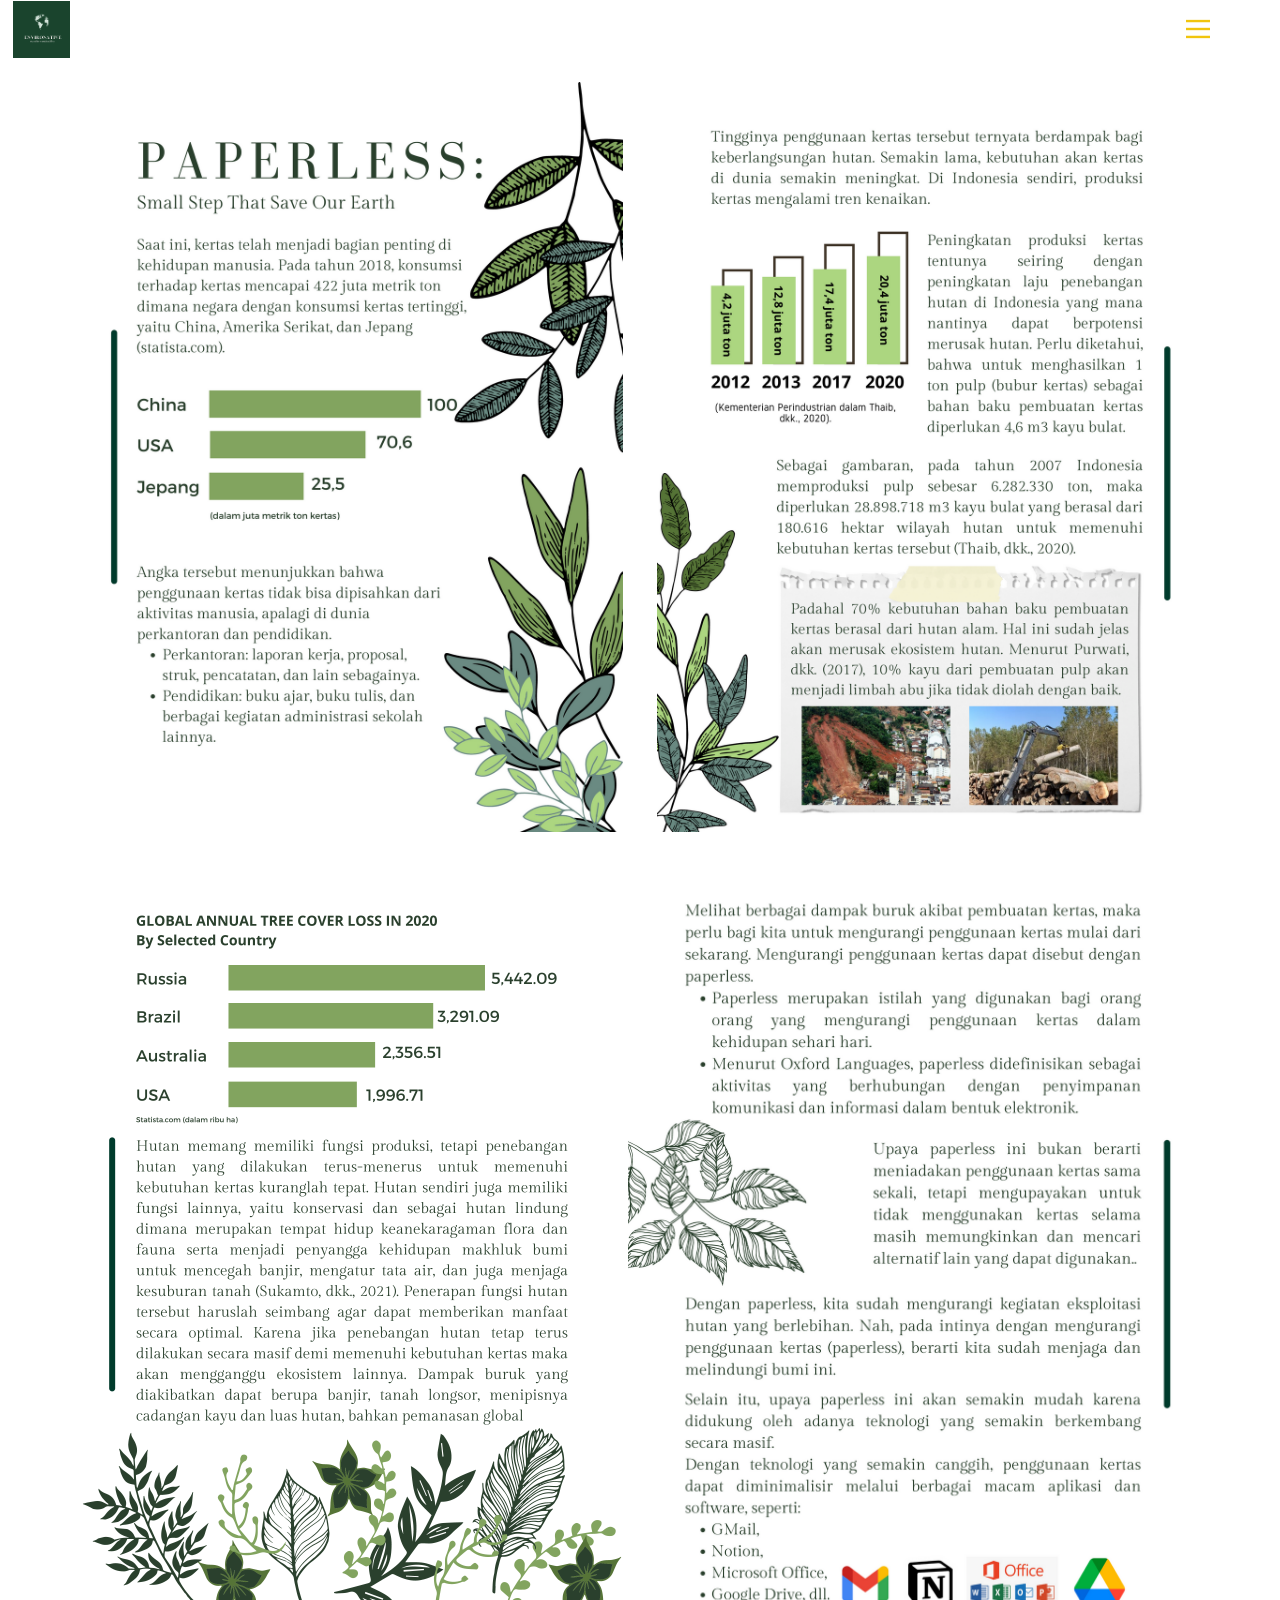
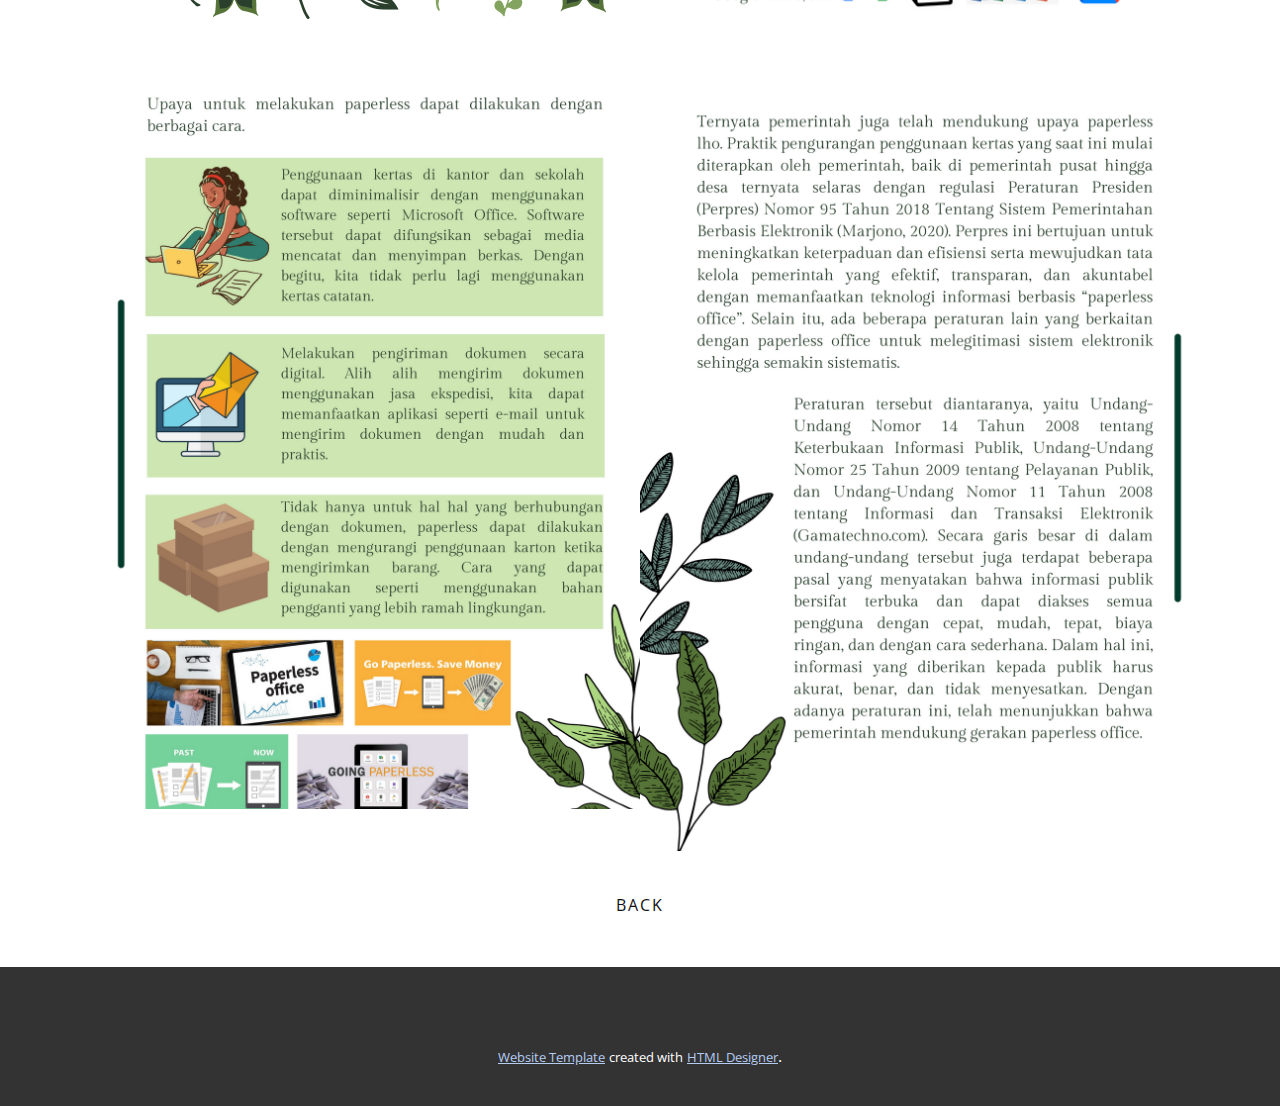
<file: paperless.html>
<!DOCTYPE html>
<html style="font-size: 16px;">
  <head>
    <meta name="viewport" content="width=device-width, initial-scale=1.0">
    <meta charset="utf-8">
    <meta name="keywords" content="">
    <meta name="description" content="">
    <meta name="page_type" content="np-template-header-footer-from-plugin">
    <title>paperless</title>
    <link rel="stylesheet" href="nicepage.css" media="screen">
<link rel="stylesheet" href="paperless.css" media="screen">
    <script class="u-script" type="text/javascript" src="jquery.js" defer=""></script>
    <script class="u-script" type="text/javascript" src="nicepage.js" defer=""></script>
    <meta name="generator" content="Nicepage 4.0.3, nicepage.com">
    <link id="u-theme-google-font" rel="stylesheet" href="https://fonts.googleapis.com/css?family=Open+Sans:300,300i,400,400i,600,600i,700,700i,800,800i">
    
    
    
    
    <script type="application/ld+json">{
		"@context": "http://schema.org",
		"@type": "Organization",
		"name": "",
		"logo": "images/EnvironativeLogo.png"
}</script>
    <meta name="theme-color" content="#0d244b">
    <meta property="og:title" content="paperless">
    <meta property="og:type" content="website">
  </head>
  <body class="u-body"><header class="u-clearfix u-header u-sticky" id="sec-e950"><div class="u-clearfix u-sheet u-sheet-1">
        <a href="#" class="u-image u-logo u-image-1" data-image-width="500" data-image-height="500">
          <img src="images/EnvironativeLogo.png" class="u-logo-image u-logo-image-1">
        </a>
        <nav class="u-align-left u-menu u-menu-dropdown u-nav-spacing-25 u-offcanvas u-menu-1" data-responsive-from="XL">
          <div class="menu-collapse" style="letter-spacing: 0px; font-size: 1rem; font-weight: 700;" wfd-invisible="true">
            <a class="u-active-palette-1-base u-button-style u-custom-active-color u-custom-border u-custom-border-color u-custom-hover-color u-custom-left-right-menu-spacing u-custom-padding-bottom u-custom-text-active-color u-custom-text-color u-custom-text-hover-color u-custom-top-bottom-menu-spacing u-hover-palette-1-base u-nav-link u-text-palette-3-base" href="#" style="padding: 4px 0px; font-size: calc(1em + 8px);">
              <svg class="u-svg-link" preserveAspectRatio="xMidYMin slice" viewBox="0 0 302 302" style="undefined"><use xmlns:xlink="http://www.w3.org/1999/xlink" xlink:href="#svg-7b92"></use></svg>
              <svg xmlns="http://www.w3.org/2000/svg" xmlns:xlink="http://www.w3.org/1999/xlink" version="1.1" id="svg-7b92" x="0px" y="0px" viewBox="0 0 302 302" style="enable-background:new 0 0 302 302;" xml:space="preserve" class="u-svg-content"><g><rect y="36" width="302" height="30"></rect><rect y="236" width="302" height="30"></rect><rect y="136" width="302" height="30"></rect>
</g><g></g><g></g><g></g><g></g><g></g><g></g><g></g><g></g><g></g><g></g><g></g><g></g><g></g><g></g><g></g></svg>
            </a>
          </div>
          <div class="u-custom-menu u-nav-container" wfd-invisible="true">
            <ul class="u-custom-font u-nav u-spacing-20 u-text-font u-unstyled u-nav-1"><li class="u-nav-item"><a class="u-button-style u-nav-link u-text-active-palette-1-base u-text-grey-90 u-text-hover-palette-2-base" href="Home.html" style="padding: 10px;">Home</a>
</li><li class="u-nav-item"><a class="u-button-style u-nav-link u-text-active-palette-1-base u-text-grey-90 u-text-hover-palette-2-base" href="Home.html#sec-7c1f" data-page-id="56075186" style="padding: 10px;">About Us</a>
</li><li class="u-nav-item"><a class="u-button-style u-nav-link u-text-active-palette-1-base u-text-grey-90 u-text-hover-palette-2-base" href="Home.html#carousel_bb12" data-page-id="56075186" style="padding: 10px;">Artikel</a>
</li><li class="u-nav-item"><a class="u-button-style u-nav-link u-text-active-palette-1-base u-text-grey-90 u-text-hover-palette-2-base" href="Home.html#sec-a1a3" data-page-id="56075186" style="padding: 10px;">Aksi Nyata!</a>
</li><li class="u-nav-item"><a class="u-button-style u-nav-link u-text-active-palette-1-base u-text-grey-90 u-text-hover-palette-2-base" href="Home.html#carousel_f8dc" data-page-id="56075186" style="padding: 10px;">Referensi dan Inspirasi</a>
</li></ul>
          </div>
          <div class="u-custom-menu u-nav-container-collapse" wfd-invisible="true">
            <div class="u-align-center u-black u-container-style u-inner-container-layout u-opacity u-opacity-95 u-sidenav">
              <div class="u-inner-container-layout u-sidenav-overflow">
                <div class="u-menu-close"></div>
                <ul class="u-align-center u-nav u-popupmenu-items u-unstyled u-nav-2"><li class="u-nav-item"><a class="u-button-style u-nav-link" href="Home.html" style="padding: 10px;">Home</a>
</li><li class="u-nav-item"><a class="u-button-style u-nav-link" href="Home.html#sec-7c1f" data-page-id="56075186" style="padding: 10px;">About Us</a>
</li><li class="u-nav-item"><a class="u-button-style u-nav-link" href="Home.html#carousel_bb12" data-page-id="56075186" style="padding: 10px;">Artikel</a>
</li><li class="u-nav-item"><a class="u-button-style u-nav-link" href="Home.html#sec-a1a3" data-page-id="56075186" style="padding: 10px;">Aksi Nyata!</a>
</li><li class="u-nav-item"><a class="u-button-style u-nav-link" href="Home.html#carousel_f8dc" data-page-id="56075186" style="padding: 10px;">Referensi dan Inspirasi</a>
</li></ul>
              </div>
            </div>
            <div class="u-black u-menu-overlay u-opacity u-opacity-70" wfd-invisible="true"></div>
          </div>
        </nav>
      </div></header>
    <section class="u-align-right u-clearfix u-section-1" id="sec-db41">
      <div class="u-clearfix u-sheet u-sheet-1">
        <img class="u-image u-image-default u-image-1" src="images/1.png" alt="" data-image-width="2160" data-image-height="3000">
        <img class="u-expanded-width-xs u-image u-image-default u-image-2" src="images/2.png" alt="" data-image-width="2160" data-image-height="3000">
      </div>
    </section>
    <section class="u-clearfix u-section-2" id="sec-9fa1">
      <div class="u-align-left u-clearfix u-sheet u-valign-middle-xs u-sheet-1">
        <img class="u-expanded-width-xs u-image u-image-default u-image-1" src="images/3.png" alt="" data-image-width="2160" data-image-height="3000">
        <img class="u-expanded-width-xs u-image u-image-default u-image-2" src="images/4.png" alt="" data-image-width="2160" data-image-height="3000">
      </div>
    </section>
    <section class="u-clearfix u-section-3" id="sec-7ab0">
      <div class="u-clearfix u-sheet u-sheet-1">
        <img class="u-image u-image-default u-image-1" src="images/5.png" alt="" data-image-width="2160" data-image-height="3000">
        <img class="u-expanded-width-xs u-image u-image-default u-image-2" src="images/6ygbener.png" alt="" data-image-width="2160" data-image-height="3000">
        <a href="Home.html" data-page-id="56075186" class="u-border-none u-btn u-btn-round u-button-style u-hover-palette-3-light-1 u-radius-20 u-text-hover-black u-white u-btn-1">BACK</a>
      </div>
    </section>
    
    
    <footer class="u-clearfix u-footer u-grey-80" id="sec-3f3a"><div class="u-align-left u-clearfix u-sheet u-sheet-1"></div></footer>
    <section class="u-backlink u-clearfix u-grey-80">
      <a class="u-link" href="https://nicepage.com/website-templates" target="_blank">
        <span>Website Template</span>
      </a>
      <p class="u-text">
        <span>created with</span>
      </p>
      <a class="u-link" href="https://nicepage.com/html-website-builder" target="_blank">
        <span>HTML Designer</span>
      </a>. 
    </section>
  </body>
</html>
</file>
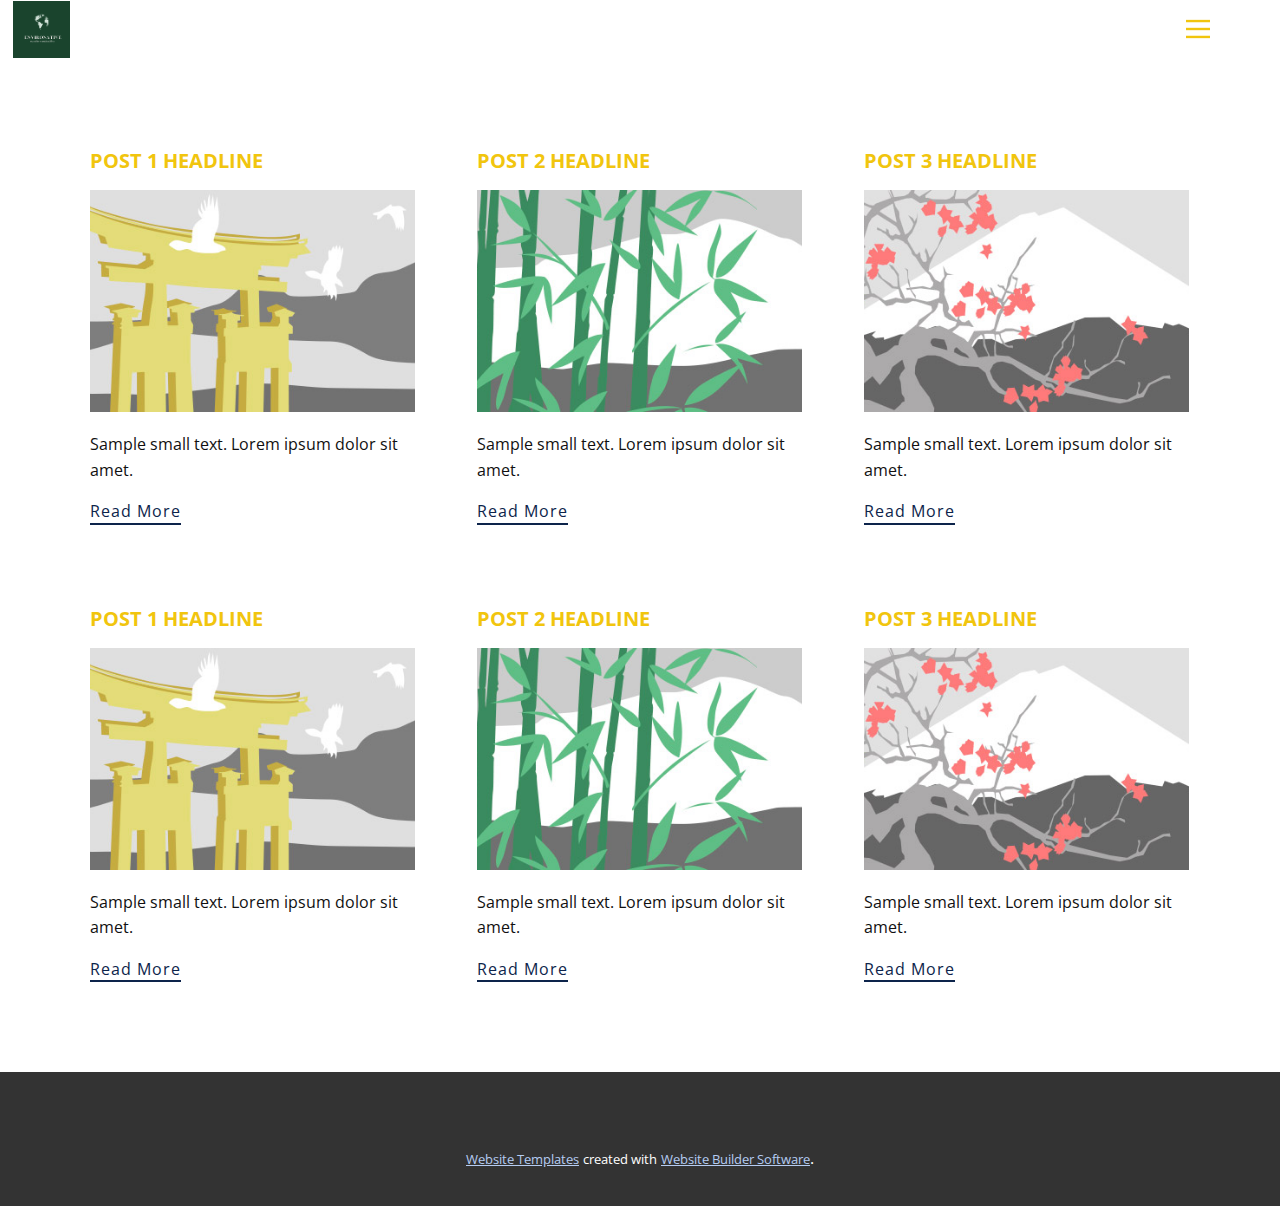
<file: blog/blog.html>
<html style="font-size: 16px;"><head>
    <meta name="viewport" content="width=device-width, initial-scale=1.0">
    <meta charset="utf-8">
    <meta name="keywords" content="">
    <meta name="description" content="">
    <meta name="page_type" content="np-template-header-footer-from-plugin">
    <title>Blog Template</title>
    <link rel="stylesheet" href="../nicepage.css" media="screen">
<link rel="stylesheet" href="../Blog-Template.css" media="screen">
    <script class="u-script" type="text/javascript" src="../jquery.js" defer=""></script>
    <script class="u-script" type="text/javascript" src="../nicepage.js" defer=""></script>
    <meta name="generator" content="Nicepage 4.0.3, nicepage.com">
    <link id="u-theme-google-font" rel="stylesheet" href="https://fonts.googleapis.com/css?family=Open+Sans:300,300i,400,400i,600,600i,700,700i,800,800i">
    
    
    <script type="application/ld+json">{
		"@context": "http://schema.org",
		"@type": "Organization",
		"name": "",
		"logo": "images/EnvironativeLogo.png"
}</script>
    <meta name="theme-color" content="#0d244b">
  </head>
  <body class="u-body"><header class="u-clearfix u-header u-sticky" id="sec-e950"><div class="u-clearfix u-sheet u-sheet-1">
        <a href="#" class="u-image u-logo u-image-1" data-image-width="500" data-image-height="500">
          <img src="../images/EnvironativeLogo.png" class="u-logo-image u-logo-image-1">
        </a>
        <nav class="u-align-left u-menu u-menu-dropdown u-nav-spacing-25 u-offcanvas u-menu-1" data-responsive-from="XL">
          <div class="menu-collapse" style="letter-spacing: 0px; font-size: 1rem; font-weight: 700;" wfd-invisible="true">
            <a class="u-active-palette-1-base u-button-style u-custom-active-color u-custom-border u-custom-border-color u-custom-hover-color u-custom-left-right-menu-spacing u-custom-padding-bottom u-custom-text-active-color u-custom-text-color u-custom-text-hover-color u-custom-top-bottom-menu-spacing u-hover-palette-1-base u-nav-link u-text-palette-3-base" href="#" style="padding: 4px 0px; font-size: calc(1em + 8px);">
              <svg class="u-svg-link" preserveAspectRatio="xMidYMin slice" viewBox="0 0 302 302" style="undefined"><use xmlns:xlink="http://www.w3.org/1999/xlink" xlink:href="#svg-7b92"></use></svg>
              <svg xmlns="http://www.w3.org/2000/svg" xmlns:xlink="http://www.w3.org/1999/xlink" version="1.1" id="svg-7b92" x="0px" y="0px" viewBox="0 0 302 302" style="enable-background:new 0 0 302 302;" xml:space="preserve" class="u-svg-content"><g><rect y="36" width="302" height="30"></rect><rect y="236" width="302" height="30"></rect><rect y="136" width="302" height="30"></rect>
</g><g></g><g></g><g></g><g></g><g></g><g></g><g></g><g></g><g></g><g></g><g></g><g></g><g></g><g></g><g></g></svg>
            </a>
          </div>
          <div class="u-custom-menu u-nav-container" wfd-invisible="true">
            <ul class="u-custom-font u-nav u-spacing-20 u-text-font u-unstyled u-nav-1"><li class="u-nav-item"><a class="u-button-style u-nav-link u-text-active-palette-1-base u-text-grey-90 u-text-hover-palette-2-base" href="../Home.html" style="padding: 10px;">Home</a>
</li><li class="u-nav-item"><a class="u-button-style u-nav-link u-text-active-palette-1-base u-text-grey-90 u-text-hover-palette-2-base" href="../Home.html#sec-7c1f" data-page-id="56075186" style="padding: 10px;">About Us</a>
</li><li class="u-nav-item"><a class="u-button-style u-nav-link u-text-active-palette-1-base u-text-grey-90 u-text-hover-palette-2-base" href="../Home.html#carousel_bb12" data-page-id="56075186" style="padding: 10px;">Artikel</a>
</li><li class="u-nav-item"><a class="u-button-style u-nav-link u-text-active-palette-1-base u-text-grey-90 u-text-hover-palette-2-base" href="../Home.html#sec-a1a3" data-page-id="56075186" style="padding: 10px;">Aksi Nyata!</a>
</li><li class="u-nav-item"><a class="u-button-style u-nav-link u-text-active-palette-1-base u-text-grey-90 u-text-hover-palette-2-base" href="../Home.html#carousel_f8dc" data-page-id="56075186" style="padding: 10px;">Referensi dan Inspirasi</a>
</li></ul>
          </div>
          <div class="u-custom-menu u-nav-container-collapse" wfd-invisible="true">
            <div class="u-align-center u-black u-container-style u-inner-container-layout u-opacity u-opacity-95 u-sidenav">
              <div class="u-inner-container-layout u-sidenav-overflow">
                <div class="u-menu-close"></div>
                <ul class="u-align-center u-nav u-popupmenu-items u-unstyled u-nav-2"><li class="u-nav-item"><a class="u-button-style u-nav-link" href="../Home.html" style="padding: 10px;">Home</a>
</li><li class="u-nav-item"><a class="u-button-style u-nav-link" href="../Home.html#sec-7c1f" data-page-id="56075186" style="padding: 10px;">About Us</a>
</li><li class="u-nav-item"><a class="u-button-style u-nav-link" href="../Home.html#carousel_bb12" data-page-id="56075186" style="padding: 10px;">Artikel</a>
</li><li class="u-nav-item"><a class="u-button-style u-nav-link" href="../Home.html#sec-a1a3" data-page-id="56075186" style="padding: 10px;">Aksi Nyata!</a>
</li><li class="u-nav-item"><a class="u-button-style u-nav-link" href="../Home.html#carousel_f8dc" data-page-id="56075186" style="padding: 10px;">Referensi dan Inspirasi</a>
</li></ul>
              </div>
            </div>
            <div class="u-black u-menu-overlay u-opacity u-opacity-70" wfd-invisible="true"></div>
          </div>
        </nav>
      </div></header>
    <section class="u-clearfix u-section-1" id="sec-c79b">
      <div class="u-clearfix u-sheet u-valign-middle u-sheet-1"><!--blog--><!--blog_options_json--><!--{"type":"Recent","source":"","tags":"","count":""}--><!--/blog_options_json-->
        <div class="u-blog u-expanded-width u-repeater u-repeater-1"><!--blog_post-->
          <div class="u-blog-post u-container-style u-repeater-item u-white u-repeater-item-1">
            <div class="u-container-layout u-similar-container u-valign-top u-container-layout-1"><!--blog_post_header-->
              <h4 class="u-blog-control u-text u-text-1">
                <a class="u-post-header-link" href="../blog/post-5.html"><!--blog_post_header_content-->Post 1 Headline<!--/blog_post_header_content--></a>
              </h4><!--/blog_post_header--><!--blog_post_image-->
              <a class="u-post-header-link" href="../blog/post-5.html"><img alt="" class="u-blog-control u-expanded-width u-image u-image-default u-image-1" src="[data-uri]"></a><!--/blog_post_image--><!--blog_post_content-->
              <div class="u-blog-control u-post-content u-text u-text-2 fr-view">Sample small text. Lorem ipsum dolor sit amet.</div><!--/blog_post_content--><!--blog_post_readmore-->
              <a href="../blog/post-5.html" class="u-blog-control u-border-2 u-border-palette-1-base u-btn u-btn-rectangle u-button-style u-none u-btn-1"><!--blog_post_readmore_content--><!--options_json--><!--{"content":""}--><!--/options_json-->Read More<!--/blog_post_readmore_content--></a><!--/blog_post_readmore-->
            </div>
          </div><div class="u-blog-post u-container-style u-repeater-item u-video-cover u-white">
            <div class="u-container-layout u-similar-container u-valign-top u-container-layout-2"><!--blog_post_header-->
              <h4 class="u-blog-control u-text u-text-3">
                <a class="u-post-header-link" href="../blog/post-4.html"><!--blog_post_header_content-->Post 2 Headline<!--/blog_post_header_content--></a>
              </h4><!--/blog_post_header--><!--blog_post_image-->
              <a class="u-post-header-link" href="../blog/post-4.html"><img alt="" class="u-blog-control u-expanded-width u-image u-image-default u-image-2" src="[data-uri]"></a><!--/blog_post_image--><!--blog_post_content-->
              <div class="u-blog-control u-post-content u-text u-text-4 fr-view">Sample small text. Lorem ipsum dolor sit amet.</div><!--/blog_post_content--><!--blog_post_readmore-->
              <a href="../blog/post-4.html" class="u-blog-control u-border-2 u-border-palette-1-base u-btn u-btn-rectangle u-button-style u-none u-btn-2"><!--blog_post_readmore_content--><!--options_json--><!--{"content":""}--><!--/options_json-->Read More<!--/blog_post_readmore_content--></a><!--/blog_post_readmore-->
            </div>
          </div><div class="u-blog-post u-container-style u-repeater-item u-video-cover u-white">
            <div class="u-container-layout u-similar-container u-valign-top u-container-layout-3"><!--blog_post_header-->
              <h4 class="u-blog-control u-text u-text-5">
                <a class="u-post-header-link" href="../blog/post-3.html"><!--blog_post_header_content-->Post 3 Headline<!--/blog_post_header_content--></a>
              </h4><!--/blog_post_header--><!--blog_post_image-->
              <a class="u-post-header-link" href="../blog/post-3.html"><img alt="" class="u-blog-control u-expanded-width u-image u-image-default u-image-3" src="[data-uri]"></a><!--/blog_post_image--><!--blog_post_content-->
              <div class="u-blog-control u-post-content u-text u-text-6 fr-view">Sample small text. Lorem ipsum dolor sit amet.</div><!--/blog_post_content--><!--blog_post_readmore-->
              <a href="../blog/post-3.html" class="u-blog-control u-border-2 u-border-palette-1-base u-btn u-btn-rectangle u-button-style u-none u-btn-3"><!--blog_post_readmore_content--><!--options_json--><!--{"content":""}--><!--/options_json-->Read More<!--/blog_post_readmore_content--></a><!--/blog_post_readmore-->
            </div>
          </div><div class="u-blog-post u-container-style u-repeater-item u-white u-repeater-item-1">
            <div class="u-container-layout u-similar-container u-valign-top u-container-layout-1"><!--blog_post_header-->
              <h4 class="u-blog-control u-text u-text-1">
                <a class="u-post-header-link" href="../blog/post-2.html"><!--blog_post_header_content-->Post 1 Headline<!--/blog_post_header_content--></a>
              </h4><!--/blog_post_header--><!--blog_post_image-->
              <a class="u-post-header-link" href="../blog/post-2.html"><img alt="" class="u-blog-control u-expanded-width u-image u-image-default u-image-1" src="[data-uri]"></a><!--/blog_post_image--><!--blog_post_content-->
              <div class="u-blog-control u-post-content u-text u-text-2 fr-view">Sample small text. Lorem ipsum dolor sit amet.</div><!--/blog_post_content--><!--blog_post_readmore-->
              <a href="../blog/post-2.html" class="u-blog-control u-border-2 u-border-palette-1-base u-btn u-btn-rectangle u-button-style u-none u-btn-1"><!--blog_post_readmore_content--><!--options_json--><!--{"content":""}--><!--/options_json-->Read More<!--/blog_post_readmore_content--></a><!--/blog_post_readmore-->
            </div>
          </div><div class="u-blog-post u-container-style u-repeater-item u-video-cover u-white">
            <div class="u-container-layout u-similar-container u-valign-top u-container-layout-2"><!--blog_post_header-->
              <h4 class="u-blog-control u-text u-text-3">
                <a class="u-post-header-link" href="../blog/post-1.html"><!--blog_post_header_content-->Post 2 Headline<!--/blog_post_header_content--></a>
              </h4><!--/blog_post_header--><!--blog_post_image-->
              <a class="u-post-header-link" href="../blog/post-1.html"><img alt="" class="u-blog-control u-expanded-width u-image u-image-default u-image-2" src="[data-uri]"></a><!--/blog_post_image--><!--blog_post_content-->
              <div class="u-blog-control u-post-content u-text u-text-4 fr-view">Sample small text. Lorem ipsum dolor sit amet.</div><!--/blog_post_content--><!--blog_post_readmore-->
              <a href="../blog/post-1.html" class="u-blog-control u-border-2 u-border-palette-1-base u-btn u-btn-rectangle u-button-style u-none u-btn-2"><!--blog_post_readmore_content--><!--options_json--><!--{"content":""}--><!--/options_json-->Read More<!--/blog_post_readmore_content--></a><!--/blog_post_readmore-->
            </div>
          </div><div class="u-blog-post u-container-style u-repeater-item u-video-cover u-white">
            <div class="u-container-layout u-similar-container u-valign-top u-container-layout-3"><!--blog_post_header-->
              <h4 class="u-blog-control u-text u-text-5">
                <a class="u-post-header-link" href="../blog/post.html"><!--blog_post_header_content-->Post 3 Headline<!--/blog_post_header_content--></a>
              </h4><!--/blog_post_header--><!--blog_post_image-->
              <a class="u-post-header-link" href="../blog/post.html"><img alt="" class="u-blog-control u-expanded-width u-image u-image-default u-image-3" src="[data-uri]"></a><!--/blog_post_image--><!--blog_post_content-->
              <div class="u-blog-control u-post-content u-text u-text-6 fr-view">Sample small text. Lorem ipsum dolor sit amet.</div><!--/blog_post_content--><!--blog_post_readmore-->
              <a href="../blog/post.html" class="u-blog-control u-border-2 u-border-palette-1-base u-btn u-btn-rectangle u-button-style u-none u-btn-3"><!--blog_post_readmore_content--><!--options_json--><!--{"content":""}--><!--/options_json-->Read More<!--/blog_post_readmore_content--></a><!--/blog_post_readmore-->
            </div>
          </div><!--/blog_post--><!--blog_post-->
          <!--/blog_post--><!--blog_post-->
          <!--/blog_post-->
        </div><!--/blog-->
      </div>
    </section>
    
    
    <footer class="u-clearfix u-footer u-grey-80" id="sec-3f3a"><div class="u-align-left u-clearfix u-sheet u-sheet-1"></div></footer>
    <section class="u-backlink u-clearfix u-grey-80">
      <a class="u-link" href="https://nicepage.com/website-templates" target="_blank">
        <span>Website Templates</span>
      </a>
      <p class="u-text">
        <span>created with</span>
      </p>
      <a class="u-link" href="" target="_blank">
        <span>Website Builder Software</span>
      </a>. 
    </section>
  
</body></html>
</file>
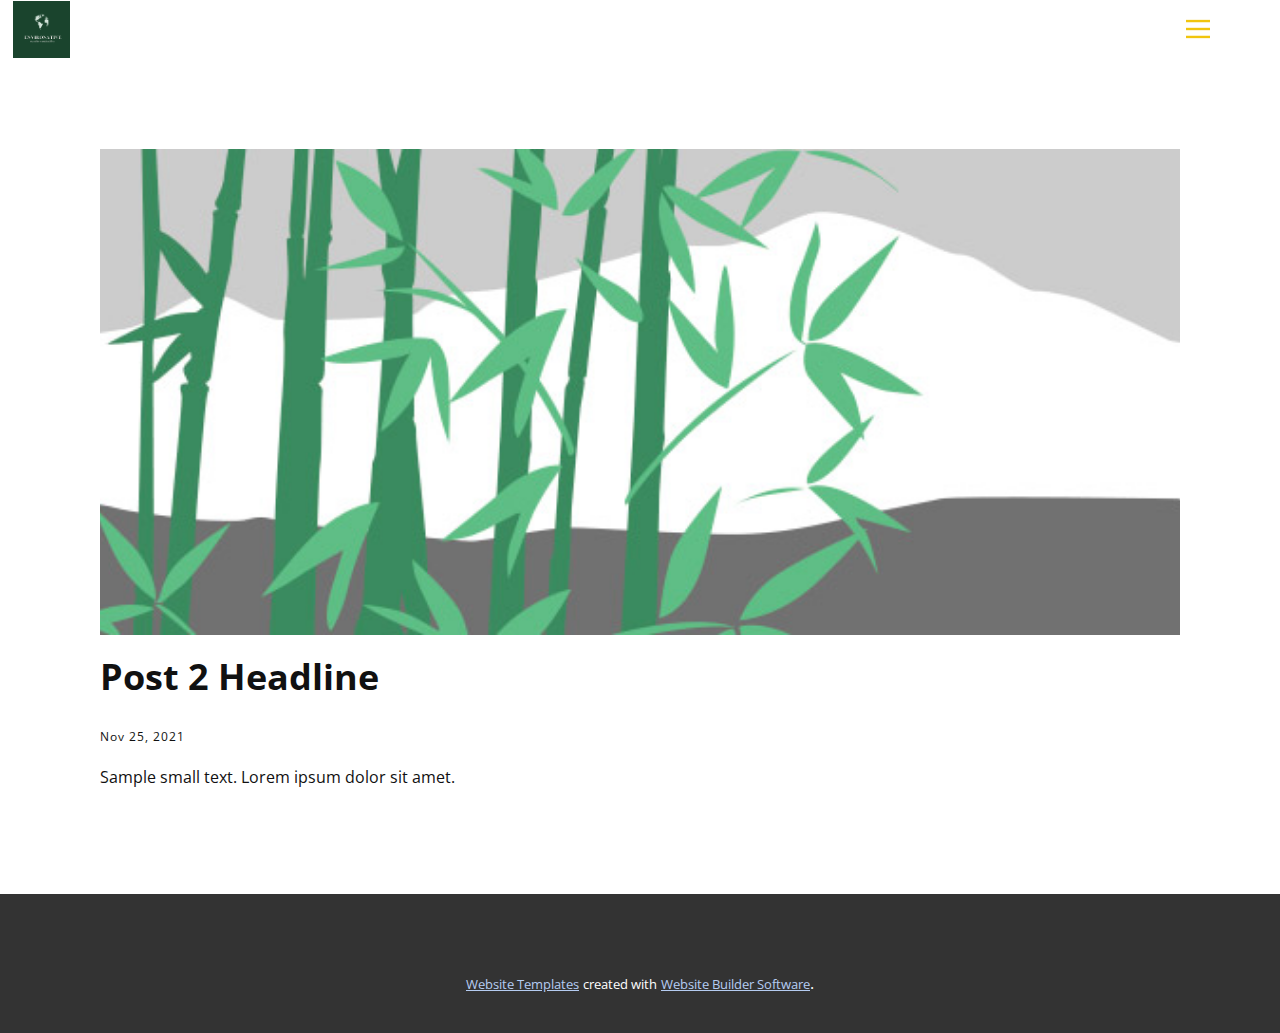
<file: blog/post-1.html>
<!doctype html>
<html style="font-size: 16px;"><head>
    <meta name="viewport" content="width=device-width, initial-scale=1.0">
    <meta charset="utf-8">
    <meta name="keywords" content="Post 1 Headline">
    <meta name="description" content="">
    <meta name="page_type" content="np-template-header-footer-from-plugin">
    <title>Post 2 Headline</title>
    <link rel="stylesheet" href="../nicepage.css" media="screen">
<link rel="stylesheet" href="../Post-Template.css" media="screen">
    <script class="u-script" type="text/javascript" src="../jquery.js" defer=""></script>
    <script class="u-script" type="text/javascript" src="../nicepage.js" defer=""></script>
    <meta name="generator" content="Nicepage 4.0.3, nicepage.com">
    <link id="u-theme-google-font" rel="stylesheet" href="https://fonts.googleapis.com/css?family=Open+Sans:300,300i,400,400i,600,600i,700,700i,800,800i">
    
    
    <script type="application/ld+json">{
		"@context": "http://schema.org",
		"@type": "Organization",
		"name": "",
		"logo": "images/EnvironativeLogo.png"
}</script>
    <meta name="theme-color" content="#0d244b">
  </head>
  <body class="u-body"><header class="u-clearfix u-header u-sticky" id="sec-e950"><div class="u-clearfix u-sheet u-sheet-1">
        <a href="#" class="u-image u-logo u-image-1" data-image-width="500" data-image-height="500">
          <img src="../images/EnvironativeLogo.png" class="u-logo-image u-logo-image-1">
        </a>
        <nav class="u-align-left u-menu u-menu-dropdown u-nav-spacing-25 u-offcanvas u-menu-1" data-responsive-from="XL">
          <div class="menu-collapse" style="letter-spacing: 0px; font-size: 1rem; font-weight: 700;" wfd-invisible="true">
            <a class="u-active-palette-1-base u-button-style u-custom-active-color u-custom-border u-custom-border-color u-custom-hover-color u-custom-left-right-menu-spacing u-custom-padding-bottom u-custom-text-active-color u-custom-text-color u-custom-text-hover-color u-custom-top-bottom-menu-spacing u-hover-palette-1-base u-nav-link u-text-palette-3-base" href="#" style="padding: 4px 0px; font-size: calc(1em + 8px);">
              <svg class="u-svg-link" preserveAspectRatio="xMidYMin slice" viewBox="0 0 302 302" style="undefined"><use xmlns:xlink="http://www.w3.org/1999/xlink" xlink:href="#svg-7b92"></use></svg>
              <svg xmlns="http://www.w3.org/2000/svg" xmlns:xlink="http://www.w3.org/1999/xlink" version="1.1" id="svg-7b92" x="0px" y="0px" viewBox="0 0 302 302" style="enable-background:new 0 0 302 302;" xml:space="preserve" class="u-svg-content"><g><rect y="36" width="302" height="30"></rect><rect y="236" width="302" height="30"></rect><rect y="136" width="302" height="30"></rect>
</g><g></g><g></g><g></g><g></g><g></g><g></g><g></g><g></g><g></g><g></g><g></g><g></g><g></g><g></g><g></g></svg>
            </a>
          </div>
          <div class="u-custom-menu u-nav-container" wfd-invisible="true">
            <ul class="u-custom-font u-nav u-spacing-20 u-text-font u-unstyled u-nav-1"><li class="u-nav-item"><a class="u-button-style u-nav-link u-text-active-palette-1-base u-text-grey-90 u-text-hover-palette-2-base" href="../Home.html" style="padding: 10px;">Home</a>
</li><li class="u-nav-item"><a class="u-button-style u-nav-link u-text-active-palette-1-base u-text-grey-90 u-text-hover-palette-2-base" href="../Home.html#sec-7c1f" data-page-id="56075186" style="padding: 10px;">About Us</a>
</li><li class="u-nav-item"><a class="u-button-style u-nav-link u-text-active-palette-1-base u-text-grey-90 u-text-hover-palette-2-base" href="../Home.html#carousel_bb12" data-page-id="56075186" style="padding: 10px;">Artikel</a>
</li><li class="u-nav-item"><a class="u-button-style u-nav-link u-text-active-palette-1-base u-text-grey-90 u-text-hover-palette-2-base" href="../Home.html#sec-a1a3" data-page-id="56075186" style="padding: 10px;">Aksi Nyata!</a>
</li><li class="u-nav-item"><a class="u-button-style u-nav-link u-text-active-palette-1-base u-text-grey-90 u-text-hover-palette-2-base" href="../Home.html#carousel_f8dc" data-page-id="56075186" style="padding: 10px;">Referensi dan Inspirasi</a>
</li></ul>
          </div>
          <div class="u-custom-menu u-nav-container-collapse" wfd-invisible="true">
            <div class="u-align-center u-black u-container-style u-inner-container-layout u-opacity u-opacity-95 u-sidenav">
              <div class="u-inner-container-layout u-sidenav-overflow">
                <div class="u-menu-close"></div>
                <ul class="u-align-center u-nav u-popupmenu-items u-unstyled u-nav-2"><li class="u-nav-item"><a class="u-button-style u-nav-link" href="../Home.html" style="padding: 10px;">Home</a>
</li><li class="u-nav-item"><a class="u-button-style u-nav-link" href="../Home.html#sec-7c1f" data-page-id="56075186" style="padding: 10px;">About Us</a>
</li><li class="u-nav-item"><a class="u-button-style u-nav-link" href="../Home.html#carousel_bb12" data-page-id="56075186" style="padding: 10px;">Artikel</a>
</li><li class="u-nav-item"><a class="u-button-style u-nav-link" href="../Home.html#sec-a1a3" data-page-id="56075186" style="padding: 10px;">Aksi Nyata!</a>
</li><li class="u-nav-item"><a class="u-button-style u-nav-link" href="../Home.html#carousel_f8dc" data-page-id="56075186" style="padding: 10px;">Referensi dan Inspirasi</a>
</li></ul>
              </div>
            </div>
            <div class="u-black u-menu-overlay u-opacity u-opacity-70" wfd-invisible="true"></div>
          </div>
        </nav>
      </div></header>
    <section class="u-align-center u-clearfix u-section-1" id="sec-53a3">
      <div class="u-clearfix u-sheet u-valign-middle-md u-valign-middle-sm u-valign-middle-xs u-sheet-1"><!--post_details--><!--post_details_options_json--><!--{"source":""}--><!--/post_details_options_json--><!--blog_post-->
        <div class="u-container-style u-expanded-width u-post-details u-post-details-1">
          <div class="u-container-layout u-valign-middle u-container-layout-1"><!--blog_post_image-->
            <img alt="" class="u-blog-control u-expanded-width u-image u-image-default u-image-1" src="[data-uri]"><!--/blog_post_image--><!--blog_post_header-->
            <h2 class="u-blog-control u-text u-text-1">Post 2 Headline</h2><!--/blog_post_header--><!--blog_post_metadata-->
            <div class="u-blog-control u-metadata u-metadata-1"><!--blog_post_metadata_date-->
              <span class="u-meta-date u-meta-icon">Nov 25, 2021</span><!--/blog_post_metadata_date--><!--blog_post_metadata_category-->
              <!--/blog_post_metadata_category--><!--blog_post_metadata_comments-->
              <!--/blog_post_metadata_comments-->
            </div><!--/blog_post_metadata--><!--blog_post_content-->
            <div class="u-align-justify u-blog-control u-post-content u-text u-text-2 fr-view">
  Sample small text. Lorem ipsum dolor sit amet.
  </div><!--/blog_post_content-->
          </div>
        </div><!--/blog_post--><!--/post_details-->
      </div>
    </section>
    
    
    <footer class="u-clearfix u-footer u-grey-80" id="sec-3f3a"><div class="u-align-left u-clearfix u-sheet u-sheet-1"></div></footer>
    <section class="u-backlink u-clearfix u-grey-80">
      <a class="u-link" href="https://nicepage.com/website-templates" target="_blank">
        <span>Website Templates</span>
      </a>
      <p class="u-text">
        <span>created with</span>
      </p>
      <a class="u-link" href="" target="_blank">
        <span>Website Builder Software</span>
      </a>. 
    </section>
  
</body></html>
</file>
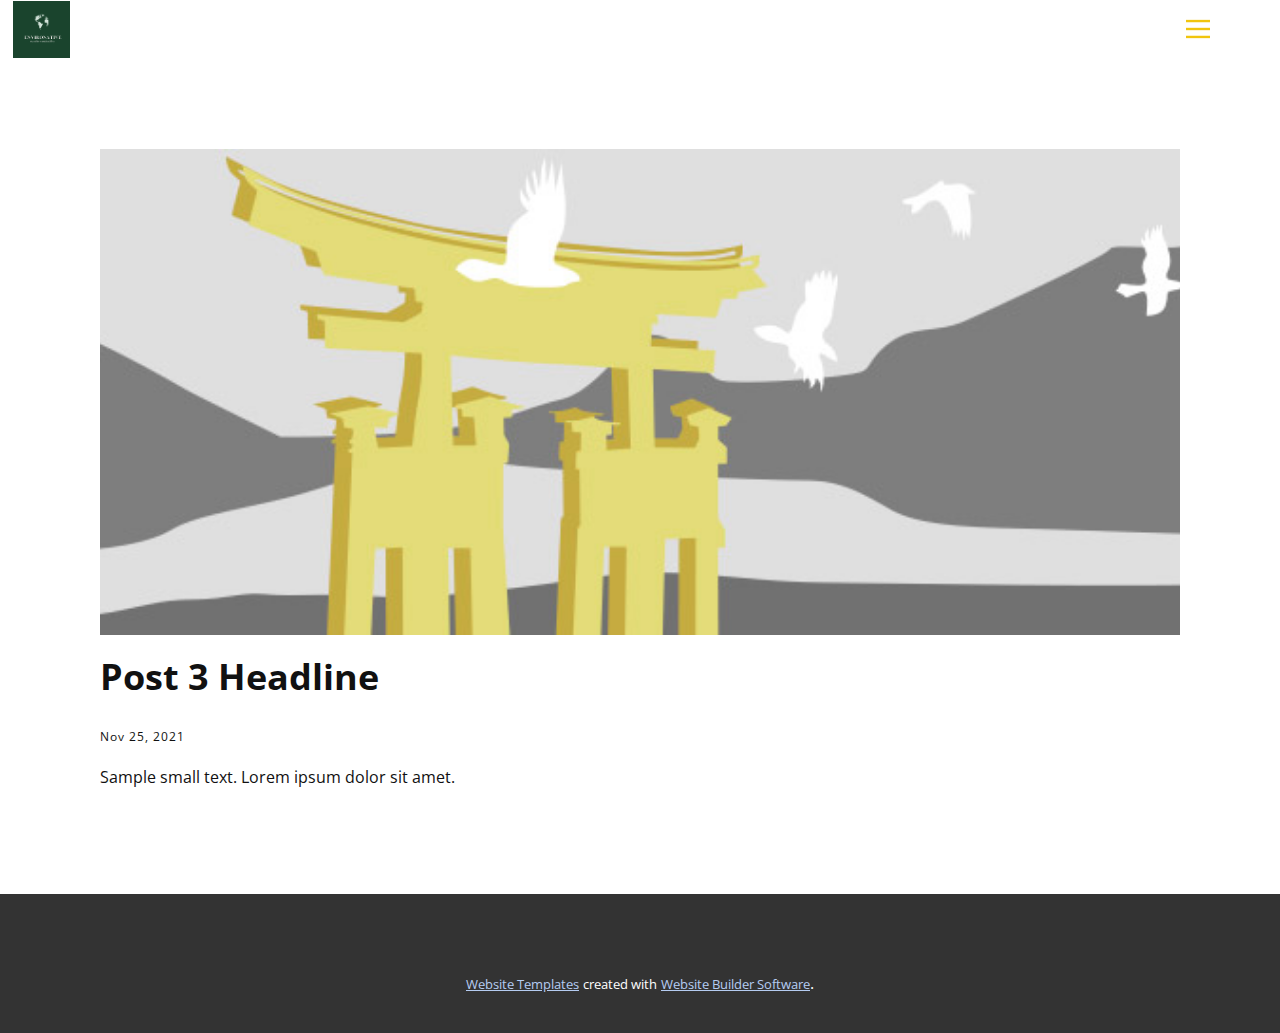
<file: blog/post-2.html>
<!doctype html>
<html style="font-size: 16px;"><head>
    <meta name="viewport" content="width=device-width, initial-scale=1.0">
    <meta charset="utf-8">
    <meta name="keywords" content="Post 1 Headline">
    <meta name="description" content="">
    <meta name="page_type" content="np-template-header-footer-from-plugin">
    <title>Post 3 Headline</title>
    <link rel="stylesheet" href="../nicepage.css" media="screen">
<link rel="stylesheet" href="../Post-Template.css" media="screen">
    <script class="u-script" type="text/javascript" src="../jquery.js" defer=""></script>
    <script class="u-script" type="text/javascript" src="../nicepage.js" defer=""></script>
    <meta name="generator" content="Nicepage 4.0.3, nicepage.com">
    <link id="u-theme-google-font" rel="stylesheet" href="https://fonts.googleapis.com/css?family=Open+Sans:300,300i,400,400i,600,600i,700,700i,800,800i">
    
    
    <script type="application/ld+json">{
		"@context": "http://schema.org",
		"@type": "Organization",
		"name": "",
		"logo": "images/EnvironativeLogo.png"
}</script>
    <meta name="theme-color" content="#0d244b">
  </head>
  <body class="u-body"><header class="u-clearfix u-header u-sticky" id="sec-e950"><div class="u-clearfix u-sheet u-sheet-1">
        <a href="#" class="u-image u-logo u-image-1" data-image-width="500" data-image-height="500">
          <img src="../images/EnvironativeLogo.png" class="u-logo-image u-logo-image-1">
        </a>
        <nav class="u-align-left u-menu u-menu-dropdown u-nav-spacing-25 u-offcanvas u-menu-1" data-responsive-from="XL">
          <div class="menu-collapse" style="letter-spacing: 0px; font-size: 1rem; font-weight: 700;" wfd-invisible="true">
            <a class="u-active-palette-1-base u-button-style u-custom-active-color u-custom-border u-custom-border-color u-custom-hover-color u-custom-left-right-menu-spacing u-custom-padding-bottom u-custom-text-active-color u-custom-text-color u-custom-text-hover-color u-custom-top-bottom-menu-spacing u-hover-palette-1-base u-nav-link u-text-palette-3-base" href="#" style="padding: 4px 0px; font-size: calc(1em + 8px);">
              <svg class="u-svg-link" preserveAspectRatio="xMidYMin slice" viewBox="0 0 302 302" style="undefined"><use xmlns:xlink="http://www.w3.org/1999/xlink" xlink:href="#svg-7b92"></use></svg>
              <svg xmlns="http://www.w3.org/2000/svg" xmlns:xlink="http://www.w3.org/1999/xlink" version="1.1" id="svg-7b92" x="0px" y="0px" viewBox="0 0 302 302" style="enable-background:new 0 0 302 302;" xml:space="preserve" class="u-svg-content"><g><rect y="36" width="302" height="30"></rect><rect y="236" width="302" height="30"></rect><rect y="136" width="302" height="30"></rect>
</g><g></g><g></g><g></g><g></g><g></g><g></g><g></g><g></g><g></g><g></g><g></g><g></g><g></g><g></g><g></g></svg>
            </a>
          </div>
          <div class="u-custom-menu u-nav-container" wfd-invisible="true">
            <ul class="u-custom-font u-nav u-spacing-20 u-text-font u-unstyled u-nav-1"><li class="u-nav-item"><a class="u-button-style u-nav-link u-text-active-palette-1-base u-text-grey-90 u-text-hover-palette-2-base" href="../Home.html" style="padding: 10px;">Home</a>
</li><li class="u-nav-item"><a class="u-button-style u-nav-link u-text-active-palette-1-base u-text-grey-90 u-text-hover-palette-2-base" href="../Home.html#sec-7c1f" data-page-id="56075186" style="padding: 10px;">About Us</a>
</li><li class="u-nav-item"><a class="u-button-style u-nav-link u-text-active-palette-1-base u-text-grey-90 u-text-hover-palette-2-base" href="../Home.html#carousel_bb12" data-page-id="56075186" style="padding: 10px;">Artikel</a>
</li><li class="u-nav-item"><a class="u-button-style u-nav-link u-text-active-palette-1-base u-text-grey-90 u-text-hover-palette-2-base" href="../Home.html#sec-a1a3" data-page-id="56075186" style="padding: 10px;">Aksi Nyata!</a>
</li><li class="u-nav-item"><a class="u-button-style u-nav-link u-text-active-palette-1-base u-text-grey-90 u-text-hover-palette-2-base" href="../Home.html#carousel_f8dc" data-page-id="56075186" style="padding: 10px;">Referensi dan Inspirasi</a>
</li></ul>
          </div>
          <div class="u-custom-menu u-nav-container-collapse" wfd-invisible="true">
            <div class="u-align-center u-black u-container-style u-inner-container-layout u-opacity u-opacity-95 u-sidenav">
              <div class="u-inner-container-layout u-sidenav-overflow">
                <div class="u-menu-close"></div>
                <ul class="u-align-center u-nav u-popupmenu-items u-unstyled u-nav-2"><li class="u-nav-item"><a class="u-button-style u-nav-link" href="../Home.html" style="padding: 10px;">Home</a>
</li><li class="u-nav-item"><a class="u-button-style u-nav-link" href="../Home.html#sec-7c1f" data-page-id="56075186" style="padding: 10px;">About Us</a>
</li><li class="u-nav-item"><a class="u-button-style u-nav-link" href="../Home.html#carousel_bb12" data-page-id="56075186" style="padding: 10px;">Artikel</a>
</li><li class="u-nav-item"><a class="u-button-style u-nav-link" href="../Home.html#sec-a1a3" data-page-id="56075186" style="padding: 10px;">Aksi Nyata!</a>
</li><li class="u-nav-item"><a class="u-button-style u-nav-link" href="../Home.html#carousel_f8dc" data-page-id="56075186" style="padding: 10px;">Referensi dan Inspirasi</a>
</li></ul>
              </div>
            </div>
            <div class="u-black u-menu-overlay u-opacity u-opacity-70" wfd-invisible="true"></div>
          </div>
        </nav>
      </div></header>
    <section class="u-align-center u-clearfix u-section-1" id="sec-53a3">
      <div class="u-clearfix u-sheet u-valign-middle-md u-valign-middle-sm u-valign-middle-xs u-sheet-1"><!--post_details--><!--post_details_options_json--><!--{"source":""}--><!--/post_details_options_json--><!--blog_post-->
        <div class="u-container-style u-expanded-width u-post-details u-post-details-1">
          <div class="u-container-layout u-valign-middle u-container-layout-1"><!--blog_post_image-->
            <img alt="" class="u-blog-control u-expanded-width u-image u-image-default u-image-1" src="[data-uri]"><!--/blog_post_image--><!--blog_post_header-->
            <h2 class="u-blog-control u-text u-text-1">Post 3 Headline</h2><!--/blog_post_header--><!--blog_post_metadata-->
            <div class="u-blog-control u-metadata u-metadata-1"><!--blog_post_metadata_date-->
              <span class="u-meta-date u-meta-icon">Nov 25, 2021</span><!--/blog_post_metadata_date--><!--blog_post_metadata_category-->
              <!--/blog_post_metadata_category--><!--blog_post_metadata_comments-->
              <!--/blog_post_metadata_comments-->
            </div><!--/blog_post_metadata--><!--blog_post_content-->
            <div class="u-align-justify u-blog-control u-post-content u-text u-text-2 fr-view">
  Sample small text. Lorem ipsum dolor sit amet.
  </div><!--/blog_post_content-->
          </div>
        </div><!--/blog_post--><!--/post_details-->
      </div>
    </section>
    
    
    <footer class="u-clearfix u-footer u-grey-80" id="sec-3f3a"><div class="u-align-left u-clearfix u-sheet u-sheet-1"></div></footer>
    <section class="u-backlink u-clearfix u-grey-80">
      <a class="u-link" href="https://nicepage.com/website-templates" target="_blank">
        <span>Website Templates</span>
      </a>
      <p class="u-text">
        <span>created with</span>
      </p>
      <a class="u-link" href="" target="_blank">
        <span>Website Builder Software</span>
      </a>. 
    </section>
  
</body></html>
</file>
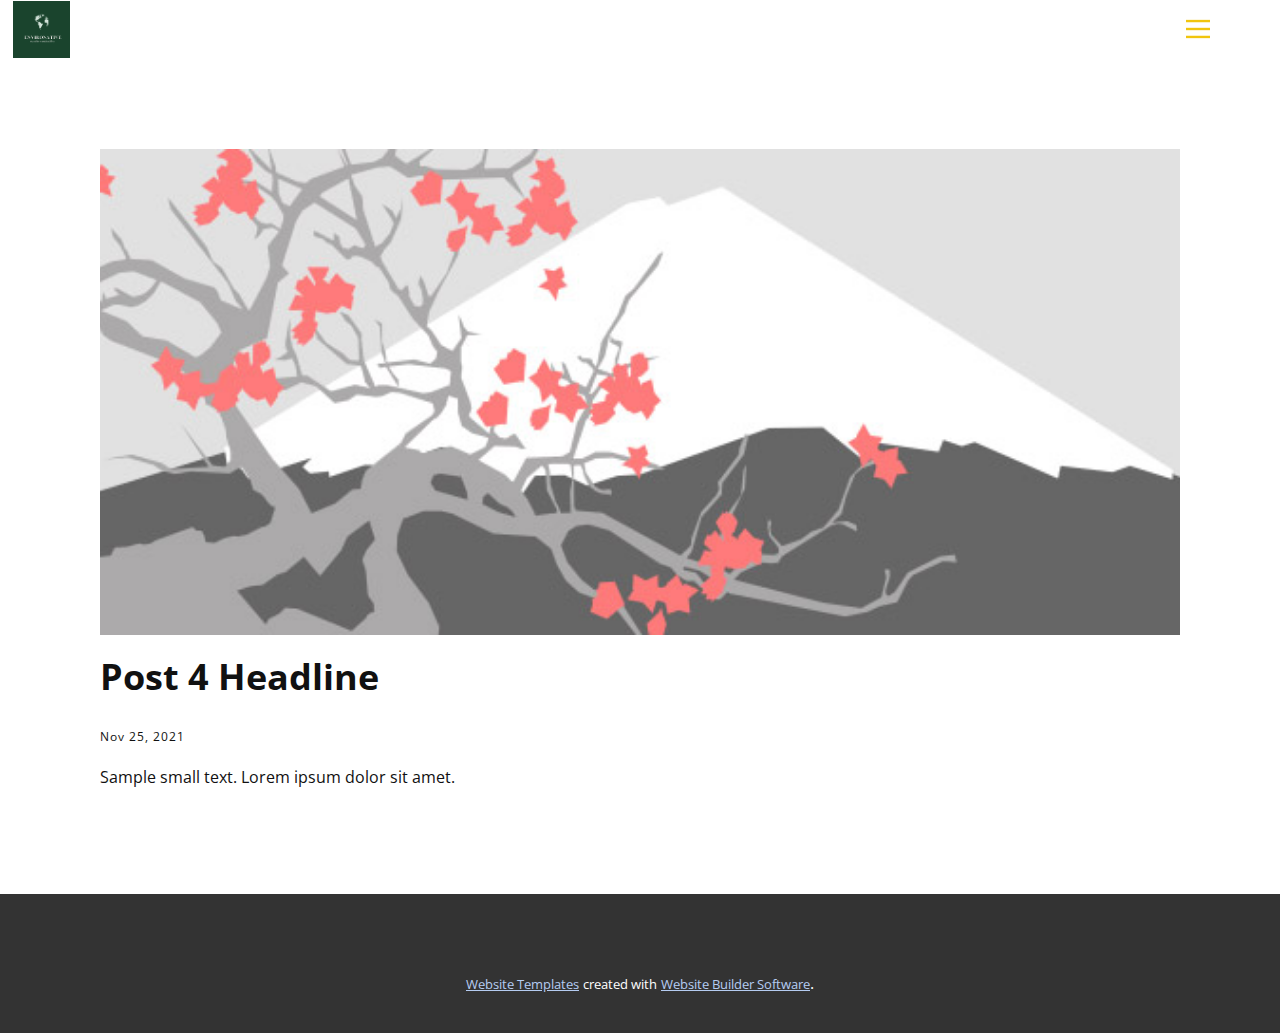
<file: blog/post-3.html>
<!doctype html>
<html style="font-size: 16px;"><head>
    <meta name="viewport" content="width=device-width, initial-scale=1.0">
    <meta charset="utf-8">
    <meta name="keywords" content="Post 1 Headline">
    <meta name="description" content="">
    <meta name="page_type" content="np-template-header-footer-from-plugin">
    <title>Post 4 Headline</title>
    <link rel="stylesheet" href="../nicepage.css" media="screen">
<link rel="stylesheet" href="../Post-Template.css" media="screen">
    <script class="u-script" type="text/javascript" src="../jquery.js" defer=""></script>
    <script class="u-script" type="text/javascript" src="../nicepage.js" defer=""></script>
    <meta name="generator" content="Nicepage 4.0.3, nicepage.com">
    <link id="u-theme-google-font" rel="stylesheet" href="https://fonts.googleapis.com/css?family=Open+Sans:300,300i,400,400i,600,600i,700,700i,800,800i">
    
    
    <script type="application/ld+json">{
		"@context": "http://schema.org",
		"@type": "Organization",
		"name": "",
		"logo": "images/EnvironativeLogo.png"
}</script>
    <meta name="theme-color" content="#0d244b">
  </head>
  <body class="u-body"><header class="u-clearfix u-header u-sticky" id="sec-e950"><div class="u-clearfix u-sheet u-sheet-1">
        <a href="#" class="u-image u-logo u-image-1" data-image-width="500" data-image-height="500">
          <img src="../images/EnvironativeLogo.png" class="u-logo-image u-logo-image-1">
        </a>
        <nav class="u-align-left u-menu u-menu-dropdown u-nav-spacing-25 u-offcanvas u-menu-1" data-responsive-from="XL">
          <div class="menu-collapse" style="letter-spacing: 0px; font-size: 1rem; font-weight: 700;" wfd-invisible="true">
            <a class="u-active-palette-1-base u-button-style u-custom-active-color u-custom-border u-custom-border-color u-custom-hover-color u-custom-left-right-menu-spacing u-custom-padding-bottom u-custom-text-active-color u-custom-text-color u-custom-text-hover-color u-custom-top-bottom-menu-spacing u-hover-palette-1-base u-nav-link u-text-palette-3-base" href="#" style="padding: 4px 0px; font-size: calc(1em + 8px);">
              <svg class="u-svg-link" preserveAspectRatio="xMidYMin slice" viewBox="0 0 302 302" style="undefined"><use xmlns:xlink="http://www.w3.org/1999/xlink" xlink:href="#svg-7b92"></use></svg>
              <svg xmlns="http://www.w3.org/2000/svg" xmlns:xlink="http://www.w3.org/1999/xlink" version="1.1" id="svg-7b92" x="0px" y="0px" viewBox="0 0 302 302" style="enable-background:new 0 0 302 302;" xml:space="preserve" class="u-svg-content"><g><rect y="36" width="302" height="30"></rect><rect y="236" width="302" height="30"></rect><rect y="136" width="302" height="30"></rect>
</g><g></g><g></g><g></g><g></g><g></g><g></g><g></g><g></g><g></g><g></g><g></g><g></g><g></g><g></g><g></g></svg>
            </a>
          </div>
          <div class="u-custom-menu u-nav-container" wfd-invisible="true">
            <ul class="u-custom-font u-nav u-spacing-20 u-text-font u-unstyled u-nav-1"><li class="u-nav-item"><a class="u-button-style u-nav-link u-text-active-palette-1-base u-text-grey-90 u-text-hover-palette-2-base" href="../Home.html" style="padding: 10px;">Home</a>
</li><li class="u-nav-item"><a class="u-button-style u-nav-link u-text-active-palette-1-base u-text-grey-90 u-text-hover-palette-2-base" href="../Home.html#sec-7c1f" data-page-id="56075186" style="padding: 10px;">About Us</a>
</li><li class="u-nav-item"><a class="u-button-style u-nav-link u-text-active-palette-1-base u-text-grey-90 u-text-hover-palette-2-base" href="../Home.html#carousel_bb12" data-page-id="56075186" style="padding: 10px;">Artikel</a>
</li><li class="u-nav-item"><a class="u-button-style u-nav-link u-text-active-palette-1-base u-text-grey-90 u-text-hover-palette-2-base" href="../Home.html#sec-a1a3" data-page-id="56075186" style="padding: 10px;">Aksi Nyata!</a>
</li><li class="u-nav-item"><a class="u-button-style u-nav-link u-text-active-palette-1-base u-text-grey-90 u-text-hover-palette-2-base" href="../Home.html#carousel_f8dc" data-page-id="56075186" style="padding: 10px;">Referensi dan Inspirasi</a>
</li></ul>
          </div>
          <div class="u-custom-menu u-nav-container-collapse" wfd-invisible="true">
            <div class="u-align-center u-black u-container-style u-inner-container-layout u-opacity u-opacity-95 u-sidenav">
              <div class="u-inner-container-layout u-sidenav-overflow">
                <div class="u-menu-close"></div>
                <ul class="u-align-center u-nav u-popupmenu-items u-unstyled u-nav-2"><li class="u-nav-item"><a class="u-button-style u-nav-link" href="../Home.html" style="padding: 10px;">Home</a>
</li><li class="u-nav-item"><a class="u-button-style u-nav-link" href="../Home.html#sec-7c1f" data-page-id="56075186" style="padding: 10px;">About Us</a>
</li><li class="u-nav-item"><a class="u-button-style u-nav-link" href="../Home.html#carousel_bb12" data-page-id="56075186" style="padding: 10px;">Artikel</a>
</li><li class="u-nav-item"><a class="u-button-style u-nav-link" href="../Home.html#sec-a1a3" data-page-id="56075186" style="padding: 10px;">Aksi Nyata!</a>
</li><li class="u-nav-item"><a class="u-button-style u-nav-link" href="../Home.html#carousel_f8dc" data-page-id="56075186" style="padding: 10px;">Referensi dan Inspirasi</a>
</li></ul>
              </div>
            </div>
            <div class="u-black u-menu-overlay u-opacity u-opacity-70" wfd-invisible="true"></div>
          </div>
        </nav>
      </div></header>
    <section class="u-align-center u-clearfix u-section-1" id="sec-53a3">
      <div class="u-clearfix u-sheet u-valign-middle-md u-valign-middle-sm u-valign-middle-xs u-sheet-1"><!--post_details--><!--post_details_options_json--><!--{"source":""}--><!--/post_details_options_json--><!--blog_post-->
        <div class="u-container-style u-expanded-width u-post-details u-post-details-1">
          <div class="u-container-layout u-valign-middle u-container-layout-1"><!--blog_post_image-->
            <img alt="" class="u-blog-control u-expanded-width u-image u-image-default u-image-1" src="[data-uri]"><!--/blog_post_image--><!--blog_post_header-->
            <h2 class="u-blog-control u-text u-text-1">Post 4 Headline</h2><!--/blog_post_header--><!--blog_post_metadata-->
            <div class="u-blog-control u-metadata u-metadata-1"><!--blog_post_metadata_date-->
              <span class="u-meta-date u-meta-icon">Nov 25, 2021</span><!--/blog_post_metadata_date--><!--blog_post_metadata_category-->
              <!--/blog_post_metadata_category--><!--blog_post_metadata_comments-->
              <!--/blog_post_metadata_comments-->
            </div><!--/blog_post_metadata--><!--blog_post_content-->
            <div class="u-align-justify u-blog-control u-post-content u-text u-text-2 fr-view">
  Sample small text. Lorem ipsum dolor sit amet.
  </div><!--/blog_post_content-->
          </div>
        </div><!--/blog_post--><!--/post_details-->
      </div>
    </section>
    
    
    <footer class="u-clearfix u-footer u-grey-80" id="sec-3f3a"><div class="u-align-left u-clearfix u-sheet u-sheet-1"></div></footer>
    <section class="u-backlink u-clearfix u-grey-80">
      <a class="u-link" href="https://nicepage.com/website-templates" target="_blank">
        <span>Website Templates</span>
      </a>
      <p class="u-text">
        <span>created with</span>
      </p>
      <a class="u-link" href="" target="_blank">
        <span>Website Builder Software</span>
      </a>. 
    </section>
  
</body></html>
</file>
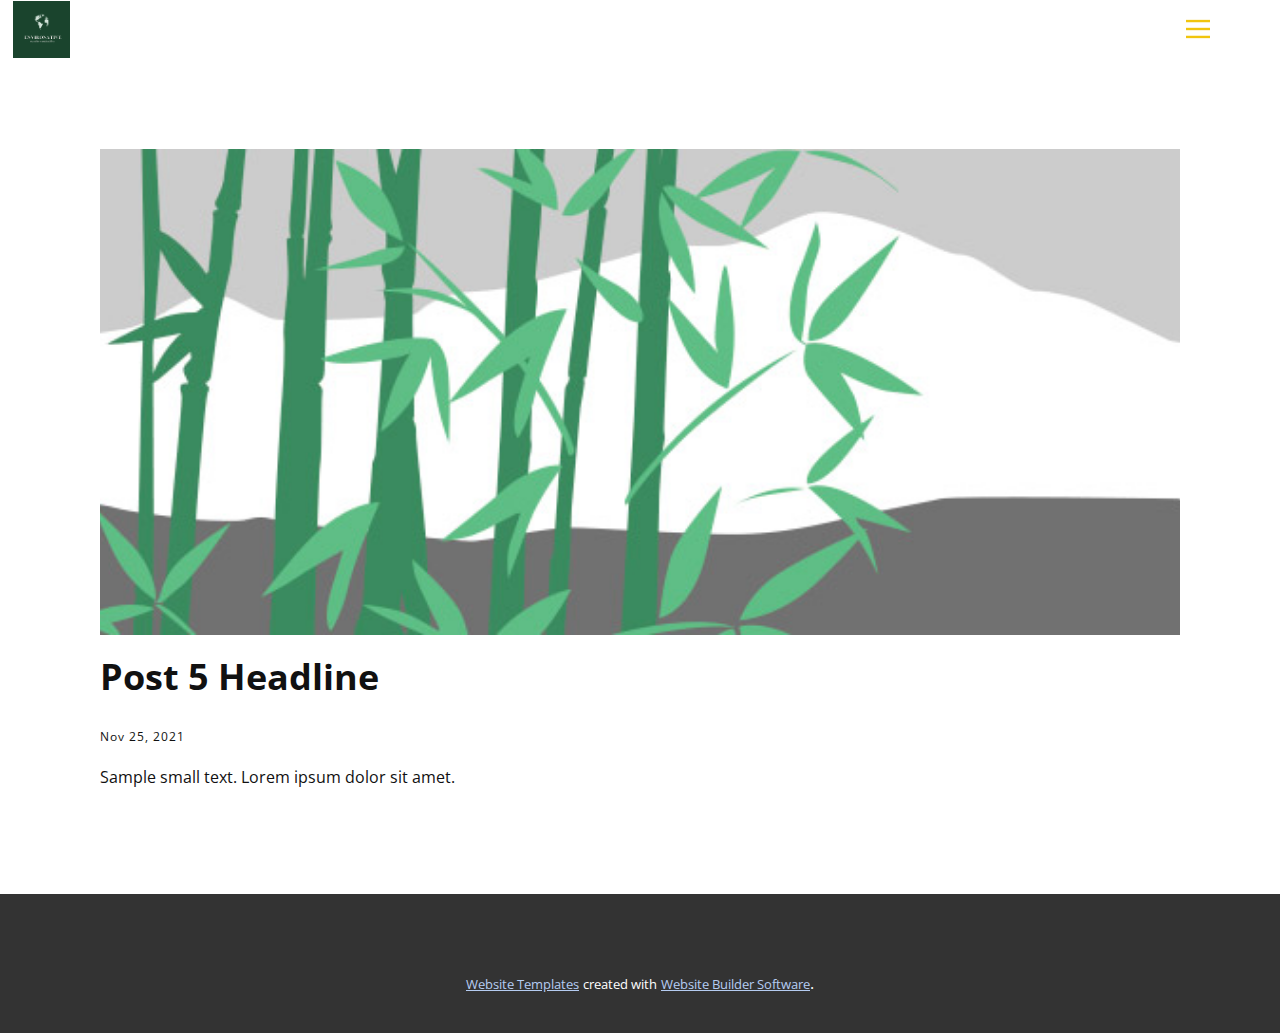
<file: blog/post-4.html>
<!doctype html>
<html style="font-size: 16px;"><head>
    <meta name="viewport" content="width=device-width, initial-scale=1.0">
    <meta charset="utf-8">
    <meta name="keywords" content="Post 1 Headline">
    <meta name="description" content="">
    <meta name="page_type" content="np-template-header-footer-from-plugin">
    <title>Post 5 Headline</title>
    <link rel="stylesheet" href="../nicepage.css" media="screen">
<link rel="stylesheet" href="../Post-Template.css" media="screen">
    <script class="u-script" type="text/javascript" src="../jquery.js" defer=""></script>
    <script class="u-script" type="text/javascript" src="../nicepage.js" defer=""></script>
    <meta name="generator" content="Nicepage 4.0.3, nicepage.com">
    <link id="u-theme-google-font" rel="stylesheet" href="https://fonts.googleapis.com/css?family=Open+Sans:300,300i,400,400i,600,600i,700,700i,800,800i">
    
    
    <script type="application/ld+json">{
		"@context": "http://schema.org",
		"@type": "Organization",
		"name": "",
		"logo": "images/EnvironativeLogo.png"
}</script>
    <meta name="theme-color" content="#0d244b">
  </head>
  <body class="u-body"><header class="u-clearfix u-header u-sticky" id="sec-e950"><div class="u-clearfix u-sheet u-sheet-1">
        <a href="#" class="u-image u-logo u-image-1" data-image-width="500" data-image-height="500">
          <img src="../images/EnvironativeLogo.png" class="u-logo-image u-logo-image-1">
        </a>
        <nav class="u-align-left u-menu u-menu-dropdown u-nav-spacing-25 u-offcanvas u-menu-1" data-responsive-from="XL">
          <div class="menu-collapse" style="letter-spacing: 0px; font-size: 1rem; font-weight: 700;" wfd-invisible="true">
            <a class="u-active-palette-1-base u-button-style u-custom-active-color u-custom-border u-custom-border-color u-custom-hover-color u-custom-left-right-menu-spacing u-custom-padding-bottom u-custom-text-active-color u-custom-text-color u-custom-text-hover-color u-custom-top-bottom-menu-spacing u-hover-palette-1-base u-nav-link u-text-palette-3-base" href="#" style="padding: 4px 0px; font-size: calc(1em + 8px);">
              <svg class="u-svg-link" preserveAspectRatio="xMidYMin slice" viewBox="0 0 302 302" style="undefined"><use xmlns:xlink="http://www.w3.org/1999/xlink" xlink:href="#svg-7b92"></use></svg>
              <svg xmlns="http://www.w3.org/2000/svg" xmlns:xlink="http://www.w3.org/1999/xlink" version="1.1" id="svg-7b92" x="0px" y="0px" viewBox="0 0 302 302" style="enable-background:new 0 0 302 302;" xml:space="preserve" class="u-svg-content"><g><rect y="36" width="302" height="30"></rect><rect y="236" width="302" height="30"></rect><rect y="136" width="302" height="30"></rect>
</g><g></g><g></g><g></g><g></g><g></g><g></g><g></g><g></g><g></g><g></g><g></g><g></g><g></g><g></g><g></g></svg>
            </a>
          </div>
          <div class="u-custom-menu u-nav-container" wfd-invisible="true">
            <ul class="u-custom-font u-nav u-spacing-20 u-text-font u-unstyled u-nav-1"><li class="u-nav-item"><a class="u-button-style u-nav-link u-text-active-palette-1-base u-text-grey-90 u-text-hover-palette-2-base" href="../Home.html" style="padding: 10px;">Home</a>
</li><li class="u-nav-item"><a class="u-button-style u-nav-link u-text-active-palette-1-base u-text-grey-90 u-text-hover-palette-2-base" href="../Home.html#sec-7c1f" data-page-id="56075186" style="padding: 10px;">About Us</a>
</li><li class="u-nav-item"><a class="u-button-style u-nav-link u-text-active-palette-1-base u-text-grey-90 u-text-hover-palette-2-base" href="../Home.html#carousel_bb12" data-page-id="56075186" style="padding: 10px;">Artikel</a>
</li><li class="u-nav-item"><a class="u-button-style u-nav-link u-text-active-palette-1-base u-text-grey-90 u-text-hover-palette-2-base" href="../Home.html#sec-a1a3" data-page-id="56075186" style="padding: 10px;">Aksi Nyata!</a>
</li><li class="u-nav-item"><a class="u-button-style u-nav-link u-text-active-palette-1-base u-text-grey-90 u-text-hover-palette-2-base" href="../Home.html#carousel_f8dc" data-page-id="56075186" style="padding: 10px;">Referensi dan Inspirasi</a>
</li></ul>
          </div>
          <div class="u-custom-menu u-nav-container-collapse" wfd-invisible="true">
            <div class="u-align-center u-black u-container-style u-inner-container-layout u-opacity u-opacity-95 u-sidenav">
              <div class="u-inner-container-layout u-sidenav-overflow">
                <div class="u-menu-close"></div>
                <ul class="u-align-center u-nav u-popupmenu-items u-unstyled u-nav-2"><li class="u-nav-item"><a class="u-button-style u-nav-link" href="../Home.html" style="padding: 10px;">Home</a>
</li><li class="u-nav-item"><a class="u-button-style u-nav-link" href="../Home.html#sec-7c1f" data-page-id="56075186" style="padding: 10px;">About Us</a>
</li><li class="u-nav-item"><a class="u-button-style u-nav-link" href="../Home.html#carousel_bb12" data-page-id="56075186" style="padding: 10px;">Artikel</a>
</li><li class="u-nav-item"><a class="u-button-style u-nav-link" href="../Home.html#sec-a1a3" data-page-id="56075186" style="padding: 10px;">Aksi Nyata!</a>
</li><li class="u-nav-item"><a class="u-button-style u-nav-link" href="../Home.html#carousel_f8dc" data-page-id="56075186" style="padding: 10px;">Referensi dan Inspirasi</a>
</li></ul>
              </div>
            </div>
            <div class="u-black u-menu-overlay u-opacity u-opacity-70" wfd-invisible="true"></div>
          </div>
        </nav>
      </div></header>
    <section class="u-align-center u-clearfix u-section-1" id="sec-53a3">
      <div class="u-clearfix u-sheet u-valign-middle-md u-valign-middle-sm u-valign-middle-xs u-sheet-1"><!--post_details--><!--post_details_options_json--><!--{"source":""}--><!--/post_details_options_json--><!--blog_post-->
        <div class="u-container-style u-expanded-width u-post-details u-post-details-1">
          <div class="u-container-layout u-valign-middle u-container-layout-1"><!--blog_post_image-->
            <img alt="" class="u-blog-control u-expanded-width u-image u-image-default u-image-1" src="[data-uri]"><!--/blog_post_image--><!--blog_post_header-->
            <h2 class="u-blog-control u-text u-text-1">Post 5 Headline</h2><!--/blog_post_header--><!--blog_post_metadata-->
            <div class="u-blog-control u-metadata u-metadata-1"><!--blog_post_metadata_date-->
              <span class="u-meta-date u-meta-icon">Nov 25, 2021</span><!--/blog_post_metadata_date--><!--blog_post_metadata_category-->
              <!--/blog_post_metadata_category--><!--blog_post_metadata_comments-->
              <!--/blog_post_metadata_comments-->
            </div><!--/blog_post_metadata--><!--blog_post_content-->
            <div class="u-align-justify u-blog-control u-post-content u-text u-text-2 fr-view">
  Sample small text. Lorem ipsum dolor sit amet.
  </div><!--/blog_post_content-->
          </div>
        </div><!--/blog_post--><!--/post_details-->
      </div>
    </section>
    
    
    <footer class="u-clearfix u-footer u-grey-80" id="sec-3f3a"><div class="u-align-left u-clearfix u-sheet u-sheet-1"></div></footer>
    <section class="u-backlink u-clearfix u-grey-80">
      <a class="u-link" href="https://nicepage.com/website-templates" target="_blank">
        <span>Website Templates</span>
      </a>
      <p class="u-text">
        <span>created with</span>
      </p>
      <a class="u-link" href="" target="_blank">
        <span>Website Builder Software</span>
      </a>. 
    </section>
  
</body></html>
</file>
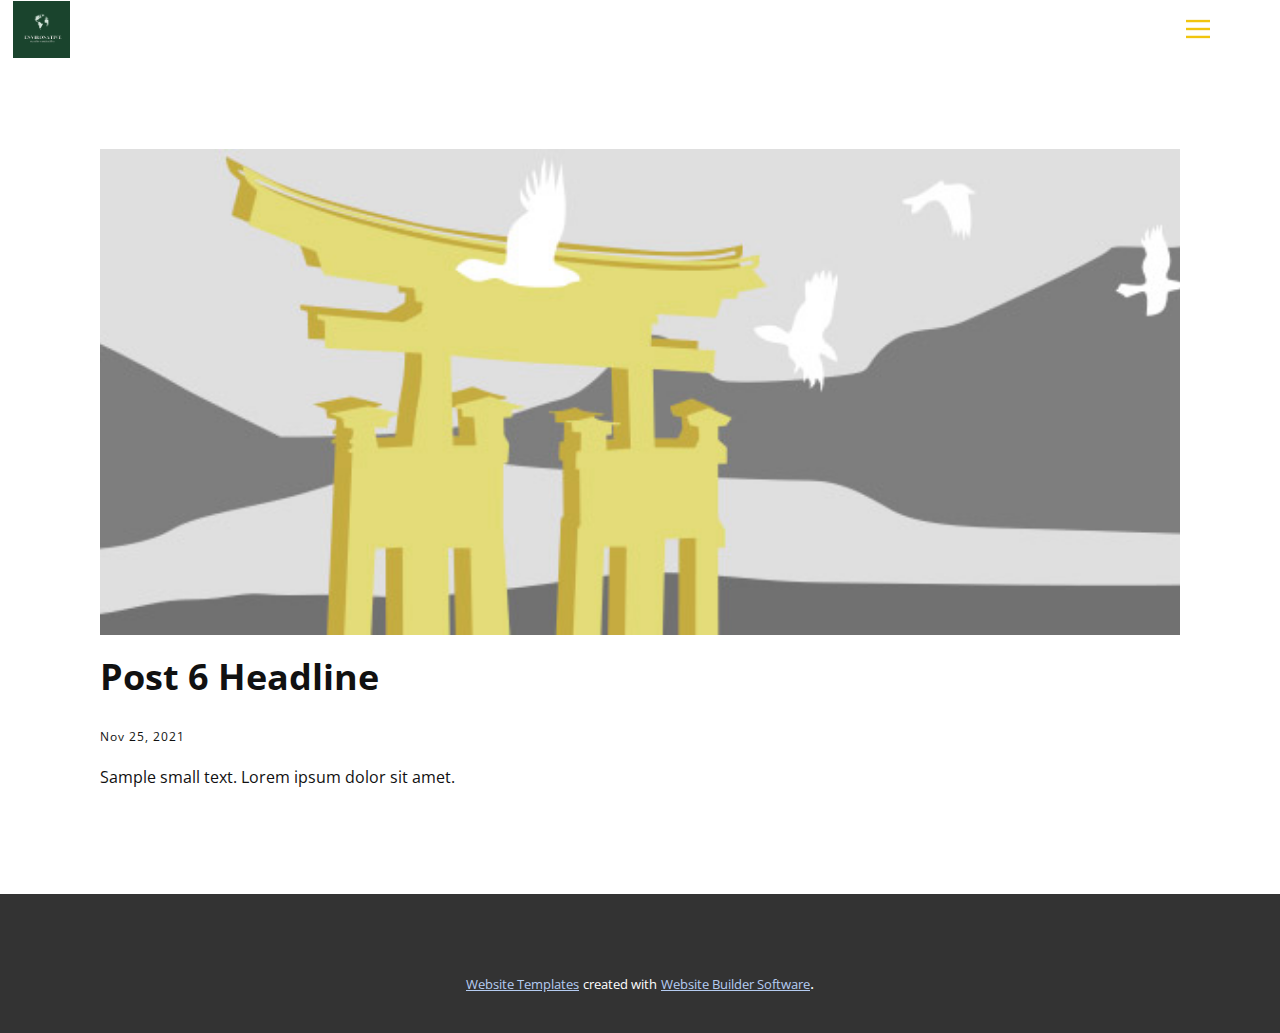
<file: blog/post-5.html>
<!doctype html>
<html style="font-size: 16px;"><head>
    <meta name="viewport" content="width=device-width, initial-scale=1.0">
    <meta charset="utf-8">
    <meta name="keywords" content="Post 1 Headline">
    <meta name="description" content="">
    <meta name="page_type" content="np-template-header-footer-from-plugin">
    <title>Post 6 Headline</title>
    <link rel="stylesheet" href="../nicepage.css" media="screen">
<link rel="stylesheet" href="../Post-Template.css" media="screen">
    <script class="u-script" type="text/javascript" src="../jquery.js" defer=""></script>
    <script class="u-script" type="text/javascript" src="../nicepage.js" defer=""></script>
    <meta name="generator" content="Nicepage 4.0.3, nicepage.com">
    <link id="u-theme-google-font" rel="stylesheet" href="https://fonts.googleapis.com/css?family=Open+Sans:300,300i,400,400i,600,600i,700,700i,800,800i">
    
    
    <script type="application/ld+json">{
		"@context": "http://schema.org",
		"@type": "Organization",
		"name": "",
		"logo": "images/EnvironativeLogo.png"
}</script>
    <meta name="theme-color" content="#0d244b">
  </head>
  <body class="u-body"><header class="u-clearfix u-header u-sticky" id="sec-e950"><div class="u-clearfix u-sheet u-sheet-1">
        <a href="#" class="u-image u-logo u-image-1" data-image-width="500" data-image-height="500">
          <img src="../images/EnvironativeLogo.png" class="u-logo-image u-logo-image-1">
        </a>
        <nav class="u-align-left u-menu u-menu-dropdown u-nav-spacing-25 u-offcanvas u-menu-1" data-responsive-from="XL">
          <div class="menu-collapse" style="letter-spacing: 0px; font-size: 1rem; font-weight: 700;" wfd-invisible="true">
            <a class="u-active-palette-1-base u-button-style u-custom-active-color u-custom-border u-custom-border-color u-custom-hover-color u-custom-left-right-menu-spacing u-custom-padding-bottom u-custom-text-active-color u-custom-text-color u-custom-text-hover-color u-custom-top-bottom-menu-spacing u-hover-palette-1-base u-nav-link u-text-palette-3-base" href="#" style="padding: 4px 0px; font-size: calc(1em + 8px);">
              <svg class="u-svg-link" preserveAspectRatio="xMidYMin slice" viewBox="0 0 302 302" style="undefined"><use xmlns:xlink="http://www.w3.org/1999/xlink" xlink:href="#svg-7b92"></use></svg>
              <svg xmlns="http://www.w3.org/2000/svg" xmlns:xlink="http://www.w3.org/1999/xlink" version="1.1" id="svg-7b92" x="0px" y="0px" viewBox="0 0 302 302" style="enable-background:new 0 0 302 302;" xml:space="preserve" class="u-svg-content"><g><rect y="36" width="302" height="30"></rect><rect y="236" width="302" height="30"></rect><rect y="136" width="302" height="30"></rect>
</g><g></g><g></g><g></g><g></g><g></g><g></g><g></g><g></g><g></g><g></g><g></g><g></g><g></g><g></g><g></g></svg>
            </a>
          </div>
          <div class="u-custom-menu u-nav-container" wfd-invisible="true">
            <ul class="u-custom-font u-nav u-spacing-20 u-text-font u-unstyled u-nav-1"><li class="u-nav-item"><a class="u-button-style u-nav-link u-text-active-palette-1-base u-text-grey-90 u-text-hover-palette-2-base" href="../Home.html" style="padding: 10px;">Home</a>
</li><li class="u-nav-item"><a class="u-button-style u-nav-link u-text-active-palette-1-base u-text-grey-90 u-text-hover-palette-2-base" href="../Home.html#sec-7c1f" data-page-id="56075186" style="padding: 10px;">About Us</a>
</li><li class="u-nav-item"><a class="u-button-style u-nav-link u-text-active-palette-1-base u-text-grey-90 u-text-hover-palette-2-base" href="../Home.html#carousel_bb12" data-page-id="56075186" style="padding: 10px;">Artikel</a>
</li><li class="u-nav-item"><a class="u-button-style u-nav-link u-text-active-palette-1-base u-text-grey-90 u-text-hover-palette-2-base" href="../Home.html#sec-a1a3" data-page-id="56075186" style="padding: 10px;">Aksi Nyata!</a>
</li><li class="u-nav-item"><a class="u-button-style u-nav-link u-text-active-palette-1-base u-text-grey-90 u-text-hover-palette-2-base" href="../Home.html#carousel_f8dc" data-page-id="56075186" style="padding: 10px;">Referensi dan Inspirasi</a>
</li></ul>
          </div>
          <div class="u-custom-menu u-nav-container-collapse" wfd-invisible="true">
            <div class="u-align-center u-black u-container-style u-inner-container-layout u-opacity u-opacity-95 u-sidenav">
              <div class="u-inner-container-layout u-sidenav-overflow">
                <div class="u-menu-close"></div>
                <ul class="u-align-center u-nav u-popupmenu-items u-unstyled u-nav-2"><li class="u-nav-item"><a class="u-button-style u-nav-link" href="../Home.html" style="padding: 10px;">Home</a>
</li><li class="u-nav-item"><a class="u-button-style u-nav-link" href="../Home.html#sec-7c1f" data-page-id="56075186" style="padding: 10px;">About Us</a>
</li><li class="u-nav-item"><a class="u-button-style u-nav-link" href="../Home.html#carousel_bb12" data-page-id="56075186" style="padding: 10px;">Artikel</a>
</li><li class="u-nav-item"><a class="u-button-style u-nav-link" href="../Home.html#sec-a1a3" data-page-id="56075186" style="padding: 10px;">Aksi Nyata!</a>
</li><li class="u-nav-item"><a class="u-button-style u-nav-link" href="../Home.html#carousel_f8dc" data-page-id="56075186" style="padding: 10px;">Referensi dan Inspirasi</a>
</li></ul>
              </div>
            </div>
            <div class="u-black u-menu-overlay u-opacity u-opacity-70" wfd-invisible="true"></div>
          </div>
        </nav>
      </div></header>
    <section class="u-align-center u-clearfix u-section-1" id="sec-53a3">
      <div class="u-clearfix u-sheet u-valign-middle-md u-valign-middle-sm u-valign-middle-xs u-sheet-1"><!--post_details--><!--post_details_options_json--><!--{"source":""}--><!--/post_details_options_json--><!--blog_post-->
        <div class="u-container-style u-expanded-width u-post-details u-post-details-1">
          <div class="u-container-layout u-valign-middle u-container-layout-1"><!--blog_post_image-->
            <img alt="" class="u-blog-control u-expanded-width u-image u-image-default u-image-1" src="[data-uri]"><!--/blog_post_image--><!--blog_post_header-->
            <h2 class="u-blog-control u-text u-text-1">Post 6 Headline</h2><!--/blog_post_header--><!--blog_post_metadata-->
            <div class="u-blog-control u-metadata u-metadata-1"><!--blog_post_metadata_date-->
              <span class="u-meta-date u-meta-icon">Nov 25, 2021</span><!--/blog_post_metadata_date--><!--blog_post_metadata_category-->
              <!--/blog_post_metadata_category--><!--blog_post_metadata_comments-->
              <!--/blog_post_metadata_comments-->
            </div><!--/blog_post_metadata--><!--blog_post_content-->
            <div class="u-align-justify u-blog-control u-post-content u-text u-text-2 fr-view">
  Sample small text. Lorem ipsum dolor sit amet.
  </div><!--/blog_post_content-->
          </div>
        </div><!--/blog_post--><!--/post_details-->
      </div>
    </section>
    
    
    <footer class="u-clearfix u-footer u-grey-80" id="sec-3f3a"><div class="u-align-left u-clearfix u-sheet u-sheet-1"></div></footer>
    <section class="u-backlink u-clearfix u-grey-80">
      <a class="u-link" href="https://nicepage.com/website-templates" target="_blank">
        <span>Website Templates</span>
      </a>
      <p class="u-text">
        <span>created with</span>
      </p>
      <a class="u-link" href="" target="_blank">
        <span>Website Builder Software</span>
      </a>. 
    </section>
  
</body></html>
</file>
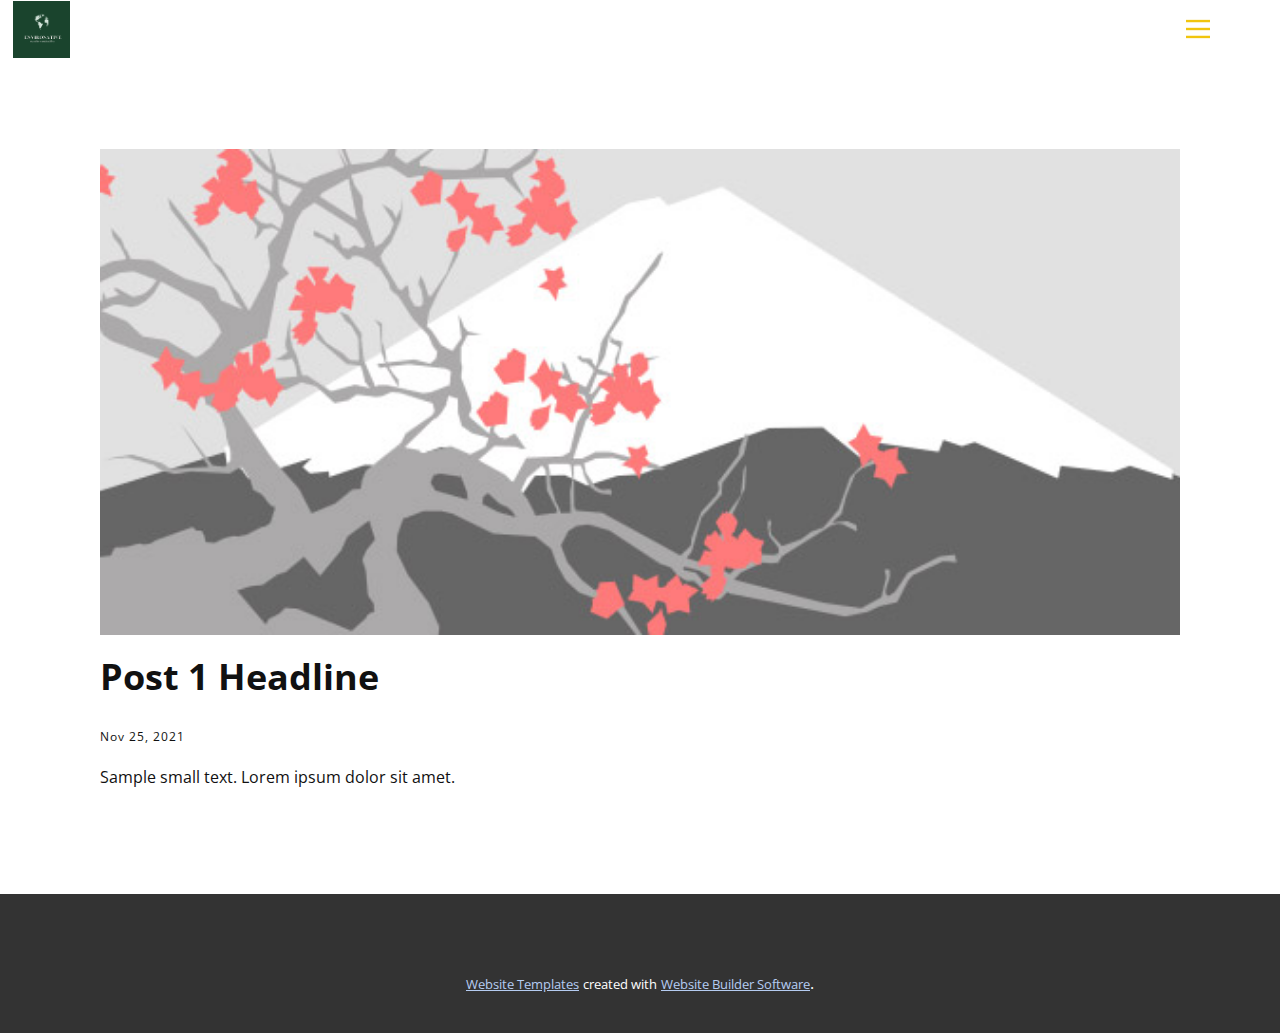
<file: blog/post.html>
<!doctype html>
<html style="font-size: 16px;"><head>
    <meta name="viewport" content="width=device-width, initial-scale=1.0">
    <meta charset="utf-8">
    <meta name="keywords" content="Post 1 Headline">
    <meta name="description" content="">
    <meta name="page_type" content="np-template-header-footer-from-plugin">
    <title>Post 1 Headline</title>
    <link rel="stylesheet" href="../nicepage.css" media="screen">
<link rel="stylesheet" href="../Post-Template.css" media="screen">
    <script class="u-script" type="text/javascript" src="../jquery.js" defer=""></script>
    <script class="u-script" type="text/javascript" src="../nicepage.js" defer=""></script>
    <meta name="generator" content="Nicepage 4.0.3, nicepage.com">
    <link id="u-theme-google-font" rel="stylesheet" href="https://fonts.googleapis.com/css?family=Open+Sans:300,300i,400,400i,600,600i,700,700i,800,800i">
    
    
    <script type="application/ld+json">{
		"@context": "http://schema.org",
		"@type": "Organization",
		"name": "",
		"logo": "images/EnvironativeLogo.png"
}</script>
    <meta name="theme-color" content="#0d244b">
  </head>
  <body class="u-body"><header class="u-clearfix u-header u-sticky" id="sec-e950"><div class="u-clearfix u-sheet u-sheet-1">
        <a href="#" class="u-image u-logo u-image-1" data-image-width="500" data-image-height="500">
          <img src="../images/EnvironativeLogo.png" class="u-logo-image u-logo-image-1">
        </a>
        <nav class="u-align-left u-menu u-menu-dropdown u-nav-spacing-25 u-offcanvas u-menu-1" data-responsive-from="XL">
          <div class="menu-collapse" style="letter-spacing: 0px; font-size: 1rem; font-weight: 700;" wfd-invisible="true">
            <a class="u-active-palette-1-base u-button-style u-custom-active-color u-custom-border u-custom-border-color u-custom-hover-color u-custom-left-right-menu-spacing u-custom-padding-bottom u-custom-text-active-color u-custom-text-color u-custom-text-hover-color u-custom-top-bottom-menu-spacing u-hover-palette-1-base u-nav-link u-text-palette-3-base" href="#" style="padding: 4px 0px; font-size: calc(1em + 8px);">
              <svg class="u-svg-link" preserveAspectRatio="xMidYMin slice" viewBox="0 0 302 302" style="undefined"><use xmlns:xlink="http://www.w3.org/1999/xlink" xlink:href="#svg-7b92"></use></svg>
              <svg xmlns="http://www.w3.org/2000/svg" xmlns:xlink="http://www.w3.org/1999/xlink" version="1.1" id="svg-7b92" x="0px" y="0px" viewBox="0 0 302 302" style="enable-background:new 0 0 302 302;" xml:space="preserve" class="u-svg-content"><g><rect y="36" width="302" height="30"></rect><rect y="236" width="302" height="30"></rect><rect y="136" width="302" height="30"></rect>
</g><g></g><g></g><g></g><g></g><g></g><g></g><g></g><g></g><g></g><g></g><g></g><g></g><g></g><g></g><g></g></svg>
            </a>
          </div>
          <div class="u-custom-menu u-nav-container" wfd-invisible="true">
            <ul class="u-custom-font u-nav u-spacing-20 u-text-font u-unstyled u-nav-1"><li class="u-nav-item"><a class="u-button-style u-nav-link u-text-active-palette-1-base u-text-grey-90 u-text-hover-palette-2-base" href="../Home.html" style="padding: 10px;">Home</a>
</li><li class="u-nav-item"><a class="u-button-style u-nav-link u-text-active-palette-1-base u-text-grey-90 u-text-hover-palette-2-base" href="../Home.html#sec-7c1f" data-page-id="56075186" style="padding: 10px;">About Us</a>
</li><li class="u-nav-item"><a class="u-button-style u-nav-link u-text-active-palette-1-base u-text-grey-90 u-text-hover-palette-2-base" href="../Home.html#carousel_bb12" data-page-id="56075186" style="padding: 10px;">Artikel</a>
</li><li class="u-nav-item"><a class="u-button-style u-nav-link u-text-active-palette-1-base u-text-grey-90 u-text-hover-palette-2-base" href="../Home.html#sec-a1a3" data-page-id="56075186" style="padding: 10px;">Aksi Nyata!</a>
</li><li class="u-nav-item"><a class="u-button-style u-nav-link u-text-active-palette-1-base u-text-grey-90 u-text-hover-palette-2-base" href="../Home.html#carousel_f8dc" data-page-id="56075186" style="padding: 10px;">Referensi dan Inspirasi</a>
</li></ul>
          </div>
          <div class="u-custom-menu u-nav-container-collapse" wfd-invisible="true">
            <div class="u-align-center u-black u-container-style u-inner-container-layout u-opacity u-opacity-95 u-sidenav">
              <div class="u-inner-container-layout u-sidenav-overflow">
                <div class="u-menu-close"></div>
                <ul class="u-align-center u-nav u-popupmenu-items u-unstyled u-nav-2"><li class="u-nav-item"><a class="u-button-style u-nav-link" href="../Home.html" style="padding: 10px;">Home</a>
</li><li class="u-nav-item"><a class="u-button-style u-nav-link" href="../Home.html#sec-7c1f" data-page-id="56075186" style="padding: 10px;">About Us</a>
</li><li class="u-nav-item"><a class="u-button-style u-nav-link" href="../Home.html#carousel_bb12" data-page-id="56075186" style="padding: 10px;">Artikel</a>
</li><li class="u-nav-item"><a class="u-button-style u-nav-link" href="../Home.html#sec-a1a3" data-page-id="56075186" style="padding: 10px;">Aksi Nyata!</a>
</li><li class="u-nav-item"><a class="u-button-style u-nav-link" href="../Home.html#carousel_f8dc" data-page-id="56075186" style="padding: 10px;">Referensi dan Inspirasi</a>
</li></ul>
              </div>
            </div>
            <div class="u-black u-menu-overlay u-opacity u-opacity-70" wfd-invisible="true"></div>
          </div>
        </nav>
      </div></header>
    <section class="u-align-center u-clearfix u-section-1" id="sec-53a3">
      <div class="u-clearfix u-sheet u-valign-middle-md u-valign-middle-sm u-valign-middle-xs u-sheet-1"><!--post_details--><!--post_details_options_json--><!--{"source":""}--><!--/post_details_options_json--><!--blog_post-->
        <div class="u-container-style u-expanded-width u-post-details u-post-details-1">
          <div class="u-container-layout u-valign-middle u-container-layout-1"><!--blog_post_image-->
            <img alt="" class="u-blog-control u-expanded-width u-image u-image-default u-image-1" src="[data-uri]"><!--/blog_post_image--><!--blog_post_header-->
            <h2 class="u-blog-control u-text u-text-1">Post 1 Headline</h2><!--/blog_post_header--><!--blog_post_metadata-->
            <div class="u-blog-control u-metadata u-metadata-1"><!--blog_post_metadata_date-->
              <span class="u-meta-date u-meta-icon">Nov 25, 2021</span><!--/blog_post_metadata_date--><!--blog_post_metadata_category-->
              <!--/blog_post_metadata_category--><!--blog_post_metadata_comments-->
              <!--/blog_post_metadata_comments-->
            </div><!--/blog_post_metadata--><!--blog_post_content-->
            <div class="u-align-justify u-blog-control u-post-content u-text u-text-2 fr-view">
  Sample small text. Lorem ipsum dolor sit amet.
  </div><!--/blog_post_content-->
          </div>
        </div><!--/blog_post--><!--/post_details-->
      </div>
    </section>
    
    
    <footer class="u-clearfix u-footer u-grey-80" id="sec-3f3a"><div class="u-align-left u-clearfix u-sheet u-sheet-1"></div></footer>
    <section class="u-backlink u-clearfix u-grey-80">
      <a class="u-link" href="https://nicepage.com/website-templates" target="_blank">
        <span>Website Templates</span>
      </a>
      <p class="u-text">
        <span>created with</span>
      </p>
      <a class="u-link" href="" target="_blank">
        <span>Website Builder Software</span>
      </a>. 
    </section>
  
</body></html>
</file>
